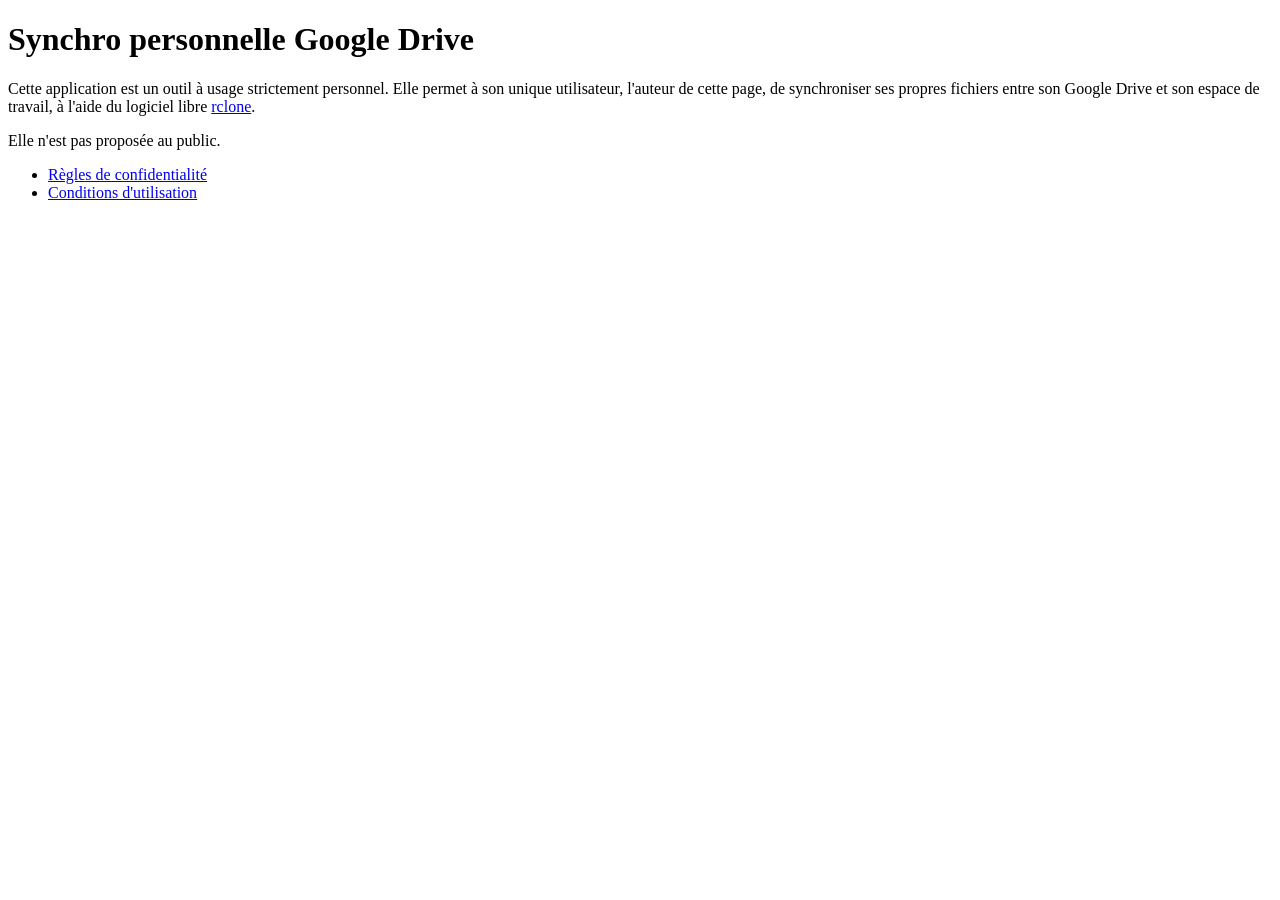
<file: index.html>
<!DOCTYPE html>
<html lang="fr">
<head>
<meta charset="utf-8">
<title>Synchro personnelle Google Drive</title>
</head>
<body>
<h1>Synchro personnelle Google Drive</h1>
<p>Cette application est un outil à usage strictement personnel.
Elle permet à son unique utilisateur, l'auteur de cette page, de synchroniser
ses propres fichiers entre son Google Drive et son espace de travail, à l'aide
du logiciel libre <a href="https://rclone.org">rclone</a>.</p>
<p>Elle n'est pas proposée au public.</p>
<ul>
<li><a href="confidentialite.html">Règles de confidentialité</a></li>
<li><a href="conditions.html">Conditions d'utilisation</a></li>
</ul>
</body>
</html>
</file>
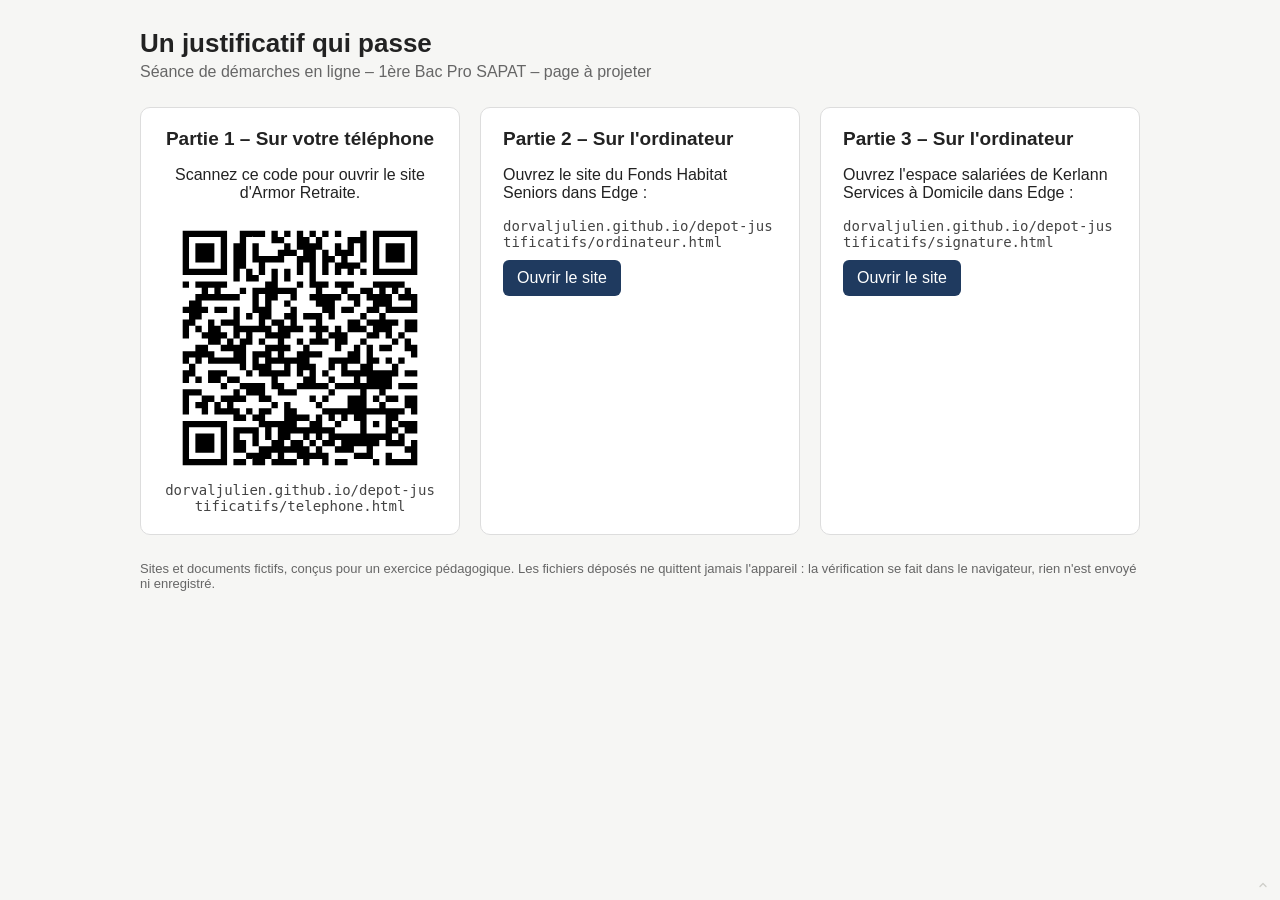
<file: depot-justificatifs/index.html>
<!DOCTYPE html>
<html lang="fr">
<head>
<meta charset="utf-8">
<meta name="viewport" content="width=device-width, initial-scale=1">
<meta name="robots" content="noindex, nofollow">
<title>Un justificatif qui passe – page professeur</title>
<style>
  body { margin: 0; font-family: "Segoe UI", Roboto, Arial, sans-serif; color: #222; background: #f6f6f4; }
  main { max-width: 1000px; margin: 0 auto; padding: 28px 24px 40px; }
  h1 { margin: 0 0 4px; font-size: 26px; }
  .sous { color: #666; margin-bottom: 26px; }
  .grille { display: grid; grid-template-columns: 1fr 1fr 1fr; gap: 20px; }
  .bloc { background: #fff; border: 1px solid #ddd; border-radius: 10px; padding: 20px 22px; }
  .bloc h2 { margin: 0 0 8px; font-size: 19px; }
  .qr { text-align: center; }
  .qr img { width: 100%; max-width: 260px; }
  .url { font-family: Consolas, monospace; font-size: 14px; word-break: break-all; color: #444; }
  a.bouton { display: inline-block; margin-top: 10px; padding: 9px 14px; background: #1f3a5f; color: #fff; text-decoration: none; border-radius: 6px; }
  ul { padding-left: 20px; line-height: 1.6; }
  .note { font-size: 13px; color: #666; margin-top: 26px; }
  /* Liens professeur : petite flèche terne dans le coin, qui déroule le panneau */
  .prof { position: fixed; right: 8px; bottom: 6px; font-size: 14px; }
  .prof summary { list-style: none; cursor: pointer; width: 18px; height: 18px; display: flex; align-items: center; justify-content: center; }
  .prof summary::-webkit-details-marker { display: none; }
  .prof summary svg { transition: transform .15s; }
  .prof[open] summary svg { transform: rotate(180deg); }
  .prof .panneau { position: absolute; right: 0; bottom: 22px; background: #fff; border: 1px solid #ddd; border-radius: 8px;
                   padding: 6px 16px; box-shadow: 0 4px 14px rgba(0,0,0,.12); white-space: nowrap; }
  .prof ul { margin: 6px 0; }
  @media (max-width: 900px) { .grille { grid-template-columns: 1fr; } }
</style>
</head>
<body>
<main>
  <h1>Un justificatif qui passe</h1>
  <div class="sous">Séance de démarches en ligne – 1ère Bac Pro SAPAT – page à projeter</div>

  <div class="grille">
    <div class="bloc qr">
      <h2>Partie 1 – Sur votre téléphone</h2>
      <p>Scannez ce code pour ouvrir le site d'Armor Retraite.</p>
      <img src="qr-telephone.svg" alt="QR code vers le simulateur téléphone">
      <div class="url">dorvaljulien.github.io/depot-justificatifs/telephone.html</div>
    </div>
    <div class="bloc">
      <h2>Partie 2 – Sur l'ordinateur</h2>
      <p>Ouvrez le site du Fonds Habitat Seniors dans Edge :</p>
      <div class="url">dorvaljulien.github.io/depot-justificatifs/ordinateur.html</div>
      <a class="bouton" href="ordinateur.html">Ouvrir le site</a>
    </div>
    <div class="bloc">
      <h2>Partie 3 – Sur l'ordinateur</h2>
      <p>Ouvrez l'espace salariées de Kerlann Services à Domicile dans Edge :</p>
      <div class="url">dorvaljulien.github.io/depot-justificatifs/signature.html</div>
      <a class="bouton" href="signature.html">Ouvrir le site</a>
    </div>
  </div>

  <p class="note">Sites et documents fictifs, conçus pour un exercice pédagogique. Les fichiers déposés ne quittent jamais
  l'appareil : la vérification se fait dans le navigateur, rien n'est envoyé ni enregistré.</p>
</main>

<details class="prof">
  <summary title="Ressources"><svg width="10" height="10" viewBox="0 0 10 10" aria-hidden="true"><path d="M2 6.5 5 3.5l3 3" stroke="#cfcfca" stroke-width="1.4" fill="none" stroke-linecap="round" stroke-linejoin="round"/></svg></summary>
  <div class="panneau"><ul>
    <li><a href="telephone.html">Simulateur téléphone</a> (Armor Retraite)</li>
    <li><a href="ordinateur.html">Simulateur ordinateur</a> (Fonds Habitat Seniors)</li>
    <li><a href="signature.html">Simulateur signature</a> (Kerlann Services à Domicile)</li>
    <li><a href="engagement_confidentialite_SPECIMEN.pdf">Engagement de confidentialité</a> (PDF à signer, partie 3)</li>
    <li><a href="pochette_LeGoff_SPECIMEN.pdf">Pochette de faux documents</a> (4 pages A4, une par binôme)</li>
    <li><a href="qr-telephone.png">QR code en image</a> (pour un diaporama)</li>
  </ul></div>
</details>
</body>
</html>
</file>
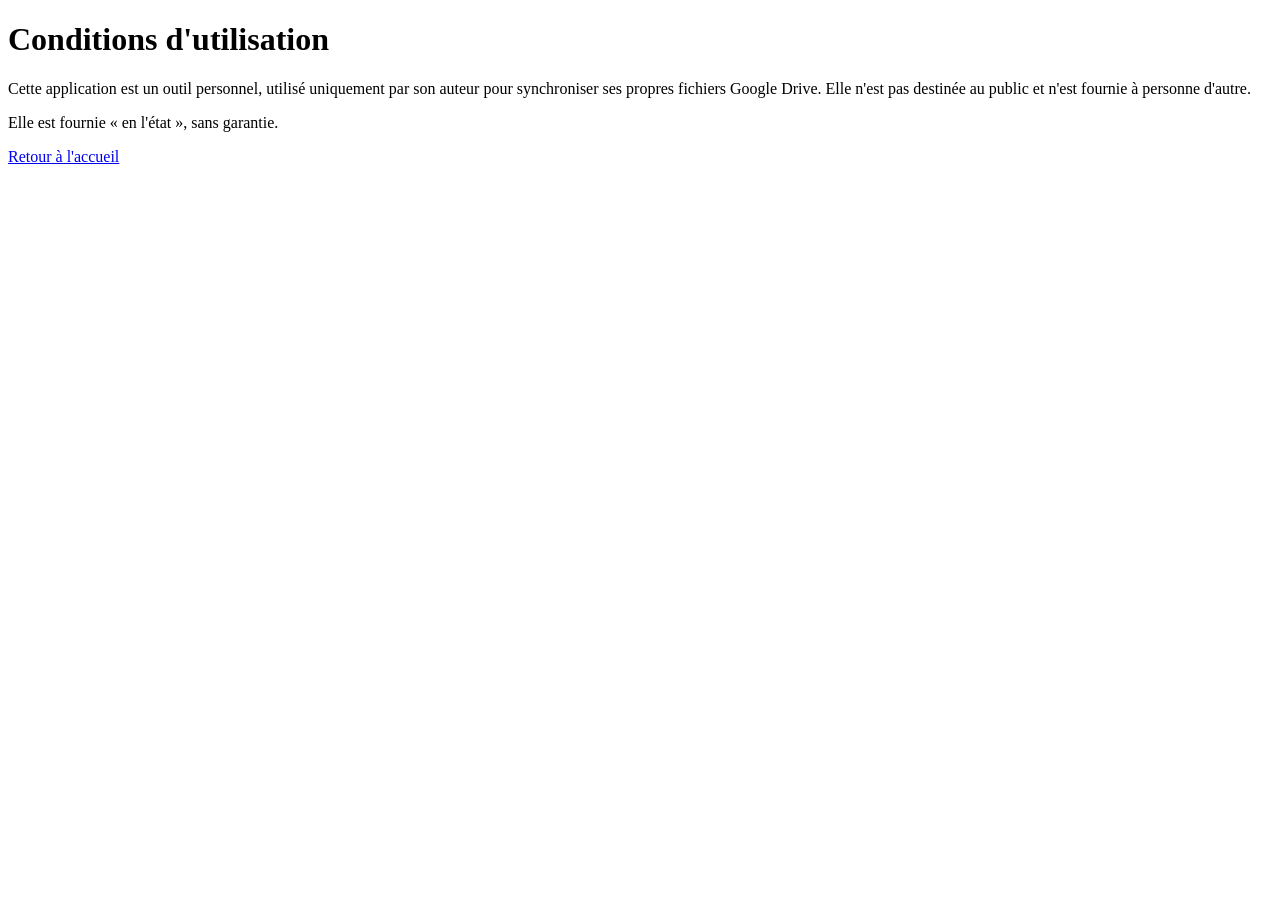
<file: conditions.html>
<!DOCTYPE html>
<html lang="fr">
<head>
<meta charset="utf-8">
<title>Conditions d'utilisation</title>
</head>
<body>
<h1>Conditions d'utilisation</h1>
<p>Cette application est un outil personnel, utilisé uniquement par son auteur
pour synchroniser ses propres fichiers Google Drive. Elle n'est pas destinée
au public et n'est fournie à personne d'autre.</p>
<p>Elle est fournie « en l'état », sans garantie.</p>
<p><a href="index.html">Retour à l'accueil</a></p>
</body>
</html>
</file>
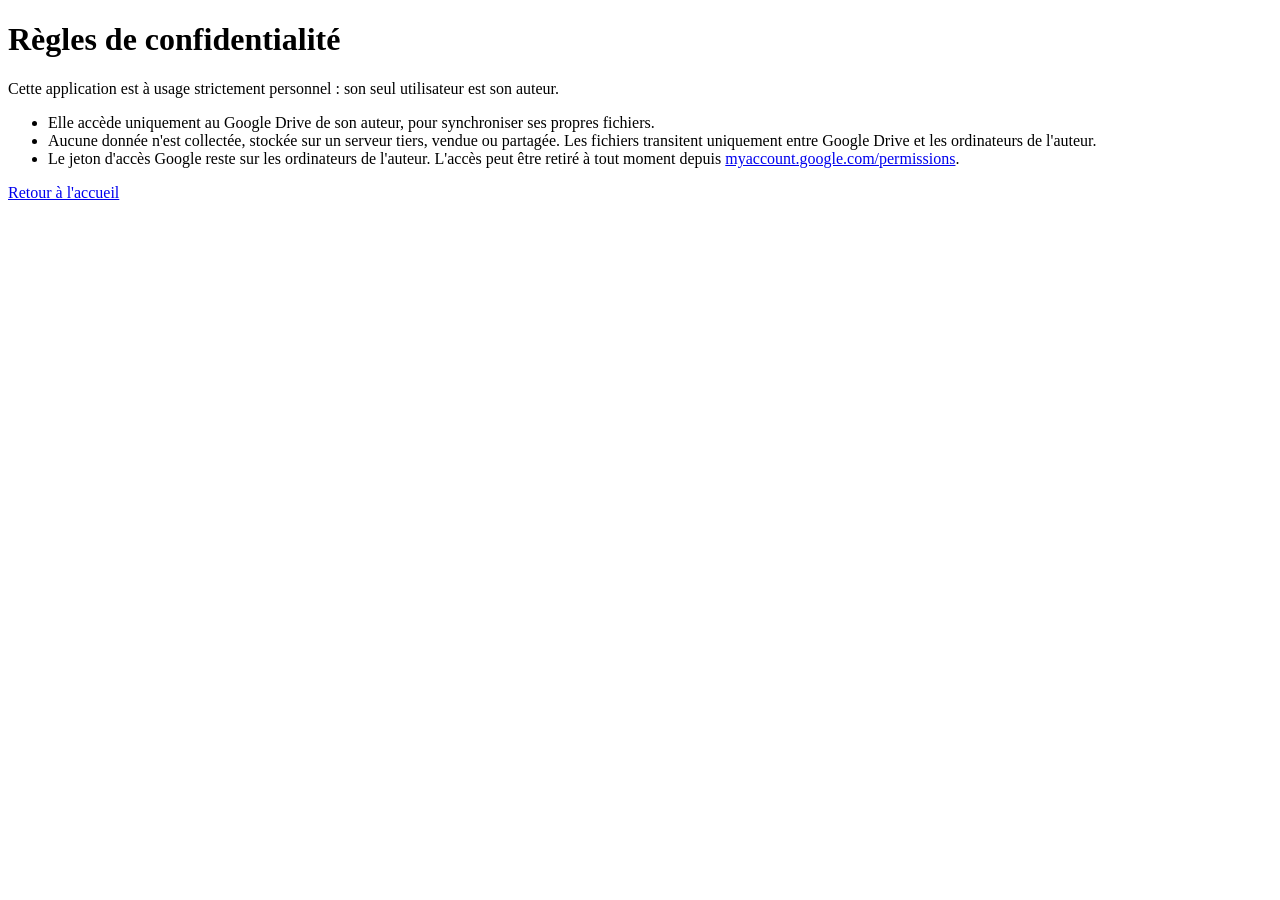
<file: confidentialite.html>
<!DOCTYPE html>
<html lang="fr">
<head>
<meta charset="utf-8">
<title>Règles de confidentialité</title>
</head>
<body>
<h1>Règles de confidentialité</h1>
<p>Cette application est à usage strictement personnel : son seul utilisateur
est son auteur.</p>
<ul>
<li>Elle accède uniquement au Google Drive de son auteur, pour synchroniser
ses propres fichiers.</li>
<li>Aucune donnée n'est collectée, stockée sur un serveur tiers, vendue ou
partagée. Les fichiers transitent uniquement entre Google Drive et les
ordinateurs de l'auteur.</li>
<li>Le jeton d'accès Google reste sur les ordinateurs de l'auteur. L'accès peut
être retiré à tout moment depuis
<a href="https://myaccount.google.com/permissions">myaccount.google.com/permissions</a>.</li>
</ul>
<p><a href="index.html">Retour à l'accueil</a></p>
</body>
</html>
</file>
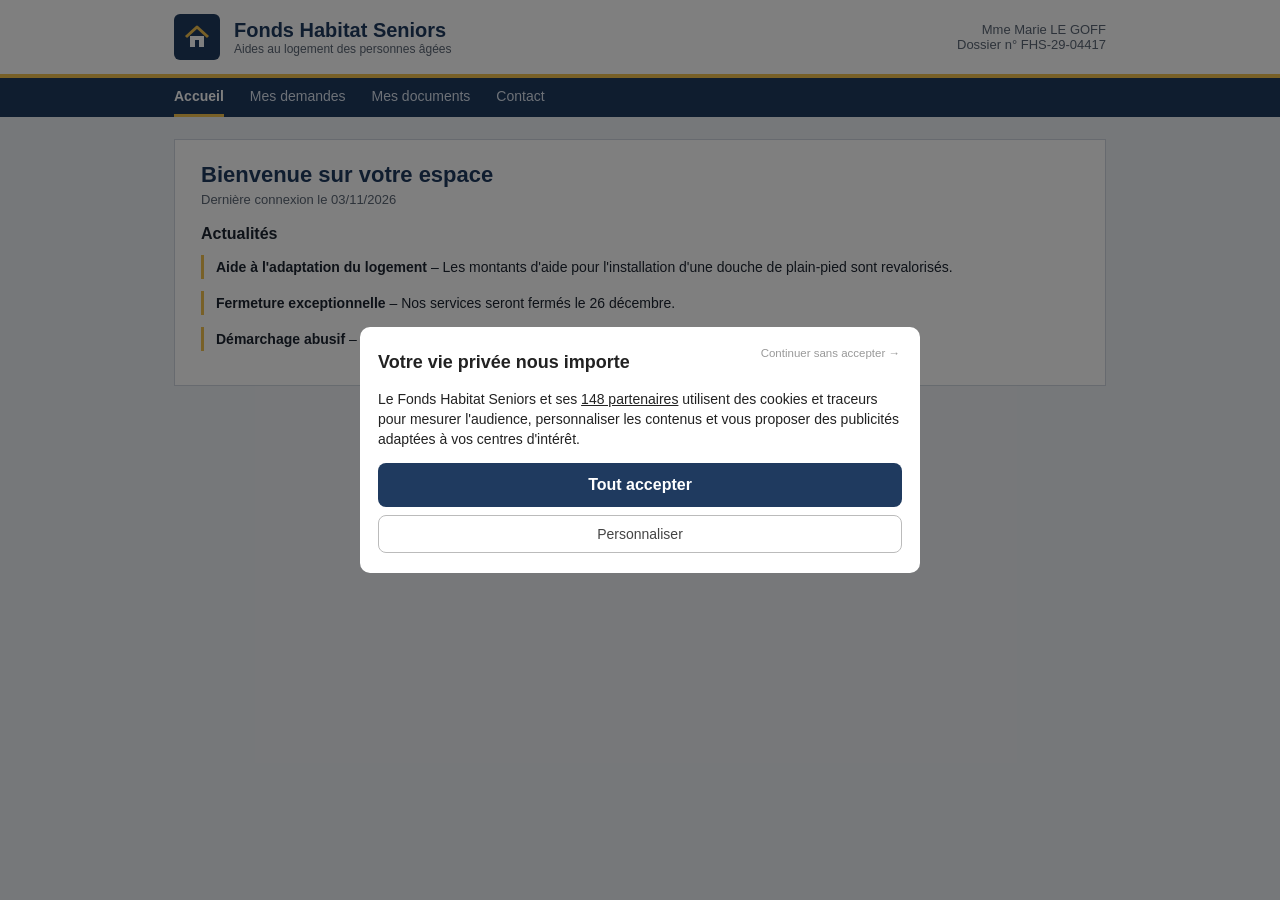
<file: depot-justificatifs/ordinateur.html>
<!DOCTYPE html>
<html lang="fr">
<head>
<meta charset="utf-8">
<meta name="viewport" content="width=device-width, initial-scale=1">
<meta name="robots" content="noindex, nofollow">
<title>Fonds Habitat Seniors – Dépôt de pièces</title>
<style>
  :root { --marine: #1f3a5f; --marine-clair: #2e5687; --fond: #eef1f5; --encre: #1c2430; --gris: #5b6675;
          --ligne: #cfd6df; --ok: #1e7a46; --ko: #b3261e; --jaune: #f2c14e;
          --accent: var(--marine); --accent-fonce: var(--marine); }
  * { box-sizing: border-box; }
  body { margin: 0; font-family: "Segoe UI", Tahoma, Arial, sans-serif; background: var(--fond); color: var(--encre); font-size: 15px; }
  .haut { background: #fff; border-bottom: 4px solid var(--jaune); }
  .haut .in { max-width: 980px; margin: 0 auto; padding: 14px 24px; display: flex; align-items: center; gap: 14px; }
  .logo { width: 46px; height: 46px; background: var(--marine); border-radius: 6px; display: flex; align-items: center; justify-content: center; }
  .marque { font-size: 20px; font-weight: 700; color: var(--marine); }
  .sous { font-size: 12px; color: var(--gris); }
  .compte { margin-left: auto; font-size: 13px; color: var(--gris); text-align: right; }
  nav { background: var(--marine); }
  nav .in { max-width: 980px; margin: 0 auto; padding: 0 24px; display: flex; gap: 26px; font-size: 14px; }
  nav a { color: #dbe4f0; padding: 10px 0; text-decoration: none; border-bottom: 3px solid transparent; }
  nav a:hover { color: #fff; }
  nav a.actif { color: #fff; border-bottom-color: var(--jaune); font-weight: 600; }
  .simple { max-width: 980px; margin: 0 auto; padding: 22px 24px 40px; }
  .simple .carte { margin-bottom: 16px; }
  .actu { border-left: 3px solid var(--jaune); padding: 4px 12px; margin: 12px 0; font-size: 14px; }
  .statut-ko { color: var(--ko); font-weight: 600; }
  .alerte { background: #fdf0ef; border: 1px solid var(--ko); border-left-width: 5px; color: var(--ko); padding: 10px 14px; margin-bottom: 16px; font-size: 14px; }
  .alerte a { color: var(--ko); font-weight: 600; }
  .alerte .fic { color: var(--encre); font-family: Consolas, monospace; font-size: 13px; word-break: break-all; margin-top: 3px; }
  .certif { display: flex; gap: 10px; align-items: flex-start; font-size: 14px; margin: 16px 0 4px; }
  .certif input { width: 18px; height: 18px; flex: none; margin-top: 1px; }
  .page { max-width: 980px; margin: 0 auto; padding: 22px 24px 40px; display: grid; grid-template-columns: 220px 1fr; gap: 26px; }
  .etapes { background: #fff; border: 1px solid var(--ligne); padding: 14px; font-size: 13px; align-self: start; }
  .etapes div { padding: 7px 0 7px 26px; position: relative; color: var(--gris); }
  .etapes div::before { content: attr(data-n); position: absolute; left: 0; top: 6px; width: 18px; height: 18px; border-radius: 50%;
                        background: var(--ligne); color: #fff; font-size: 11px; text-align: center; line-height: 18px; }
  .etapes .fait::before { background: var(--ok); content: "✓"; }
  .etapes .cours { color: var(--encre); font-weight: 600; }
  .etapes .cours::before { background: var(--marine); }
  .carte { background: #fff; border: 1px solid var(--ligne); padding: 22px 26px; }
  h1 { font-size: 22px; margin: 0 0 4px; color: var(--marine); }
  .ref { font-size: 13px; color: var(--gris); margin-bottom: 18px; }
  .regles { border: 1px solid var(--ligne); background: #f7f9fb; padding: 12px 16px; font-size: 14px; margin-bottom: 18px; }
  .regles summary { cursor: pointer; font-weight: 600; color: var(--marine-clair); }
  .regles ul { margin: 10px 0 2px; padding-left: 20px; line-height: 1.6; }
  code { background: #e6ebf1; padding: 1px 5px; border-radius: 3px; font-size: 14px; }
  table { width: 100%; border-collapse: collapse; font-size: 14px; }
  th { text-align: left; background: #f2f4f7; padding: 9px 10px; border-bottom: 1px solid var(--ligne); font-weight: 600; }
  td { padding: 12px 10px; border-bottom: 1px solid var(--ligne); vertical-align: top; }
  .btn { display: inline-block; padding: 8px 14px; border: 1px solid var(--marine-clair); color: var(--marine-clair); background: #fff;
         font-size: 14px; cursor: pointer; border-radius: 3px; }
  .btn input { display: none; }
  .msg { margin-top: 8px; font-size: 13.5px; display: none; padding: 7px 9px; border-left: 3px solid; }
  .msg.ko { display: block; color: var(--ko); background: #fdf0ef; border-color: var(--ko); }
  .msg.ok { display: block; color: var(--ok); background: #eaf5ee; border-color: var(--ok); }
  .msg .fic { color: var(--encre); font-family: Consolas, monospace; font-size: 13px; word-break: break-all; }
  .actions { margin-top: 22px; display: flex; justify-content: space-between; align-items: center; }
  .principal { background: var(--marine); color: #fff; border: 0; padding: 11px 22px; font-size: 15px; font-weight: 600; cursor: pointer; border-radius: 3px; }
  .principal:hover { background: var(--marine-clair); }
  .principal.petit { padding: 7px 14px; font-size: 14px; }
  .secondaire { color: var(--gris); font-size: 14px; }
  .succes .titre { display: flex; align-items: center; gap: 12px; color: var(--ok); }
  .succes .titre h1 { color: var(--ok); }
  .recap { margin: 16px 0; border: 1px solid var(--ligne); padding: 12px 16px; background: #f7f9fb; font-size: 14px; line-height: 1.7; }
  .recap a { color: var(--marine-clair); font-weight: 600; }
  .lien-bas { background: none; border: 0; color: var(--marine-clair); text-decoration: underline; cursor: pointer; font-size: 14px; padding: 0; }
  footer { text-align: center; font-size: 12px; color: var(--gris); padding: 10px 20px 30px; }
  .mobile { display: none; max-width: 520px; margin: 40px auto; background: #fff; border: 1px solid var(--ligne); padding: 26px; text-align: center; }
  .mobile h1 { font-size: 19px; }
  body.sur-mobile .vue { display: none !important; }
  body.sur-mobile .mobile { display: block; }
  /* Pièges communs (src/pieges.css) – couleurs prises dans --accent et --accent-fonce de chaque site */
  [hidden] { display: none !important; }
  .pg-fond { position: fixed; inset: 0; background: rgba(0,0,0,.5); z-index: 50; display: flex; align-items: flex-end; justify-content: center; }
  .pg-boite { background: #fff; color: #222; width: 100%; max-width: 560px; padding: 18px 18px 20px; border-radius: 14px 14px 0 0;
              font-size: 14px; line-height: 1.45; position: relative; max-height: 92vh; overflow: auto; }
  @media (min-width: 700px) { .pg-fond { align-items: center; } .pg-boite { border-radius: 10px; } }
  .pg-boite h2 { font-size: 18px; margin: 4px 0 8px; }
  .pg-tout { display: block; width: 100%; padding: 13px; margin-top: 12px; border: 0; border-radius: 8px; background: var(--accent);
             color: #fff; font-size: 16px; font-weight: 700; cursor: pointer; }
  .pg-second { display: block; width: 100%; padding: 10px; margin-top: 8px; border: 1px solid #bbb; border-radius: 8px; background: #fff;
               color: #444; font-size: 14px; cursor: pointer; }
  .pg-sans { background: none; border: 0; padding: 2px; color: #999; font-size: 11.5px; cursor: pointer; float: right; }
  .pg-choix label { display: block; padding: 6px 0; border-bottom: 1px solid #eee; }
  .pg-petit { font-size: 10.5px; color: #999; }
  .pg-pub { position: relative; margin: 0 0 14px; padding: 12px 12px 12px 14px; border-radius: 8px; cursor: pointer; font-size: 14px;
            background: linear-gradient(120deg, #fff3c4, #ffd9e8); border: 1px solid #f0c36a; color: #3a2a00; }
  .pg-mention { position: absolute; top: 3px; right: 6px; font-size: 9.5px; color: #8a7a55; }
  .pg-pubbtn { display: inline-block; margin-top: 8px; padding: 6px 12px; background: #e8432e; color: #fff; border-radius: 20px; font-weight: 700; font-size: 13px; }
  .pg-marque { margin-left: 10px; font-size: 12px; font-weight: 700; color: #b0302a; }
  .pg-fauxhaut { margin: -18px -18px 14px; padding: 12px 18px; background: #e8432e; color: #fff; font-weight: 800; font-size: 18px; border-radius: inherit; }
  .pg-fauxhaut small { font-weight: 400; font-size: 12px; opacity: .85; }
  .pg-faux .pg-tout { background: #e8432e; }
  .pg-stop { color: #b3261e; font-size: 24px !important; }
  .pg-q { width: 20px; height: 20px; border-radius: 50%; border: 1px solid var(--accent); background: #fff; color: var(--accent-fonce);
          font-size: 12px; font-weight: 700; line-height: 1; padding: 0; cursor: pointer; vertical-align: 1px; margin-left: 4px; }
  .pg-rep { display: block; margin: 6px 0 4px; padding: 7px 9px; background: #f4f4f4; border-radius: 6px; font-size: 13px; color: #333; font-weight: 400; }
  .bilan { font-size: 11.5px; color: #999; margin-top: 14px; }
  @media (max-width: 699px) { .pg-faux { height: 100%; max-height: 100%; border-radius: 0; } }
  .pg-avert { position: fixed; left: 10px; right: 10px; bottom: 10px; z-index: 40; max-width: 560px; margin: 0 auto; background: #fff8e1;
              border: 2px solid #e0a800; border-radius: 10px; padding: 12px 14px; font-size: 13.5px; line-height: 1.45; color: #3a2a00;
              box-shadow: 0 6px 18px rgba(0,0,0,.18); }
  .pg-avert .pg-sans { font-size: 16px; color: #8a7a55; margin: -4px -4px 0 6px; }
  .pg-avert .pg-petit { display: block; margin-top: 4px; }

</style>
</head>
<body>
<div class="haut"><div class="in">
  <div class="logo"><svg width="30" height="30" viewBox="0 0 30 30" aria-hidden="true"><path d="M4 15 15 5l11 10" stroke="#f2c14e" stroke-width="3" fill="none" stroke-linejoin="round"/><rect x="8" y="14" width="14" height="11" fill="#fff"/><rect x="13" y="18" width="4" height="7" fill="#1f3a5f"/></svg></div>
  <div><div class="marque">Fonds Habitat Seniors</div><div class="sous">Aides au logement des personnes âgées</div></div>
  <div class="compte">Mme Marie LE GOFF<br>Dossier n° FHS-29-04417</div>
</div></div>
<nav><div class="in"><a href="#accueil">Accueil</a><a href="#demandes">Mes demandes</a><a href="#documents">Mes documents</a><a href="#contact">Contact</a></div></nav>

<div class="mobile">
  <h1>Cette démarche n'est disponible que sur ordinateur.</h1>
  <p>Merci de vous connecter depuis un ordinateur pour déposer vos pièces justificatives.</p>
</div>

<section class="vue simple" id="vue-accueil">
  <div class="carte">
    <h1>Bienvenue sur votre espace</h1>
    <div class="ref">Dernière connexion le 03/11/2026</div>
    <h2 style="font-size:16px;margin:18px 0 4px">Actualités</h2>
    <div class="actu"><strong>Aide à l'adaptation du logement</strong> – Les montants d'aide pour l'installation d'une douche de plain-pied sont revalorisés.</div>
    <div class="actu"><strong>Fermeture exceptionnelle</strong> – Nos services seront fermés le 26 décembre.</div>
    <div class="actu"><strong>Démarchage abusif</strong> – Le Fonds Habitat Seniors ne mandate aucune entreprise pour des travaux à domicile.</div>
  </div>
</section>

<section class="vue simple" id="vue-demandes" hidden>
  <div class="carte">
    <h1>Mes demandes</h1>
    <div class="ref">Suivez l'avancement de vos demandes.</div>
    <table>
      <thead><tr><th>Demande</th><th>N° de dossier</th><th>Date</th><th>Statut</th><th></th></tr></thead>
      <tbody>
        <tr><td>Aide à l'adaptation du logement</td><td>FHS-29-04417</td><td>03/11/2026</td><td class="statut-ko">Incomplète</td>
            <td><a class="principal petit" href="#depot" style="text-decoration:none">Reprendre</a></td></tr>
        <tr><td>Aide au chauffage 2025</td><td>FHS-29-02871</td><td>14/10/2025</td><td>Clôturée</td><td></td></tr>
      </tbody>
    </table>
  </div>
</section>

<section class="vue simple" id="vue-documents" hidden>
  <div class="carte">
    <h1>Mes documents</h1>
    <p>Aucun document disponible.</p>
    <p style="color:var(--gris);font-size:14px">Les pièces justificatives se déposent depuis la demande concernée.</p>
  </div>
</section>

<section class="vue simple" id="vue-contact" hidden>
  <div class="carte">
    <h1>Contact</h1>
    <p>Pour toute question sur votre dossier, munissez-vous de votre numéro de dossier et contactez votre conseiller,
    du lundi au vendredi de 9 h à 12 h.</p>
  </div>
</section>

<section class="vue page" id="vue-depot" hidden>
  <div>
  <div class="etapes" id="etapes">
    <div class="fait" data-n="1">Situation du foyer</div>
    <div class="fait" data-n="2">Logement</div>
    <div class="fait" data-n="3">Ressources</div>
    <div class="cours" data-n="4">Pièces justificatives</div>
    <div data-n="5">Confirmation</div>
  </div>
  <div id="emplPub" style="margin-top:16px"></div>
  </div>

  <div>
    <div class="carte" id="formulaire">
      <h1>Pièces justificatives</h1>
      <div class="ref">Demande d'aide au logement – étape 4 sur 5</div>
      <div class="alerte" id="alerte" hidden></div>

      <details class="regles" id="regles">
        <summary>Conditions de dépôt des fichiers (à lire avant de déposer)</summary>
        <ul>
          <li>Format accepté : <strong>PDF uniquement</strong>.</li>
          <li>Taille maximale : <strong>2 Mo</strong>.</li>
          <li>Le document doit comporter <strong>toutes ses pages</strong> dans un seul fichier.</li>
          <li>Le fichier doit être nommé ainsi : <code>NOM_avis-imposition.pdf</code><br>
              NOM : nom de famille de la personne concernée par la demande, en MAJUSCULES, sans espace ni accent.
              Exemple : <code>DUPONT_avis-imposition.pdf</code></li>
        </ul>
      </details>

      <table>
        <thead><tr><th style="width:38%">Pièce demandée</th><th>Fichier</th></tr></thead>
        <tbody>
          <tr>
            <td><strong>Justificatif de ressources N-1</strong> <span style="color:var(--ko)">*</span>
              <button class="pg-q" data-rep="q_res" aria-label="Aide">?</button><br>
              <span style="color:var(--gris);font-size:13px">Document fiscal intégral du foyer.</span>
              <span class="pg-rep" id="q_res" hidden>Les « ressources », ce sont les revenus ; « N-1 », l'année précédente.
              Il s'agit du dernier avis d'impôt sur le revenu, avec toutes ses pages.</span></td>
            <td>
              <label class="btn"><input type="file" id="fichier">Parcourir…</label>
              <div class="msg" id="msg"></div>
            </td>
          </tr>
          <tr>
            <td><strong>Autre document</strong> (facultatif)<br><span style="color:var(--gris);font-size:13px">Tout document utile à l'étude de votre demande.</span></td>
            <td>
              <label class="btn"><input type="file" id="autre">Parcourir…</label>
              <div class="msg" id="msgAutre"></div>
            </td>
          </tr>
        </tbody>
      </table>

      <div class="actions">
        <span class="secondaire">‹ Étape précédente</span>
        <button class="principal" id="valider">Continuer</button>
      </div>
    </div>

    <div class="carte" id="confirmation" hidden>
      <h1>Confirmation</h1>
      <div class="ref">Demande d'aide au logement – étape 5 sur 5</div>
      <div class="alerte" id="alerteCertif" hidden>Vous devez certifier l'exactitude des informations pour transmettre votre demande.</div>
      <p>Vérifiez les pièces avant de transmettre votre demande.</p>
      <div class="recap" id="recapAvant"></div>
      <label class="certif"><input type="checkbox" id="certif">
        <span>Je certifie sur l'honneur l'exactitude des informations et des pièces transmises.</span></label>
      <div class="actions">
        <button class="lien-bas" id="retour">‹ Modifier les pièces</button>
        <button class="principal" id="transmettre">Transmettre ma demande</button>
      </div>
    </div>

    <div class="carte" id="succes" hidden>
      <div class="titre">
        <svg width="42" height="42" viewBox="0 0 24 24"><circle cx="12" cy="12" r="11" fill="#1e7a46"/><path d="M6.5 12.5l3.5 3.5 7.5-8" stroke="#fff" stroke-width="2.4" fill="none" stroke-linecap="round" stroke-linejoin="round"/></svg>
        <h1>Demande transmise</h1>
      </div>
      <p>Votre demande a bien été transmise. Les pièces ont été ajoutées au dossier n° FHS-29-04417 le <span id="date"></span>.</p>
      <div class="recap" id="recap"></div>
      <p style="font-size:14px">Votre dossier est complet. Il sera étudié par nos services.</p>
      <div class="bilan" id="bilan"></div>
      <button class="lien-bas" id="recommencer">Recommencer l'exercice</button>
    </div>
  </div>
</section>

<footer>Site fictif – exercice pédagogique. Aucun fichier n'est envoyé : la vérification se fait sur cet ordinateur.</footer>

<script>
/* Noyau commun des simulateurs de dépôt — tout se passe dans le navigateur, rien n'est envoyé. */
const Depot = (() => {
  function latin1(bytes) {
    let s = '';
    const CH = 0x8000;
    for (let i = 0; i < bytes.length; i += CH) {
      s += String.fromCharCode.apply(null, bytes.subarray(i, i + CH));
    }
    return s;
  }

  // Format réel d'après le contenu (pas d'après l'extension)
  function detecterFormat(b) {
    const head = latin1(b.subarray(0, 1024));
    if (head.indexOf('%PDF-') !== -1) return 'pdf';
    if (b[0] === 0xFF && b[1] === 0xD8) return 'jpg';
    if (b[0] === 0x89 && b[1] === 0x50 && b[2] === 0x4E && b[3] === 0x47) return 'png';
    const ftyp = latin1(b.subarray(4, 12));
    if (/^ftyp(heic|heix|hevc|mif1|msf1|heim|heis)/.test(ftyp)) return 'heic';
    if (/^ftyp/.test(ftyp)) return 'video';
    if (b[0] === 0x50 && b[1] === 0x4B) return 'office';
    if (latin1(b.subarray(0, 4)) === 'RIFF') return 'webp';
    return 'inconnu';
  }

  async function inflate(bytes) {
    if (typeof DecompressionStream === 'undefined') return null;
    try {
      const ds = new DecompressionStream('deflate');
      const out = await new Response(new Blob([bytes]).stream().pipeThrough(ds)).arrayBuffer();
      return latin1(new Uint8Array(out));
    } catch (e) { return null; }
  }

  function compterDans(txt) {
    // 1) /Count de l'arbre des pages (le plus grand = la racine)
    let max = 0;
    const re = /\/Type\s*\/Pages(?![A-Za-z])/g;
    let m;
    while ((m = re.exec(txt))) {
      const fen = txt.slice(Math.max(0, m.index - 400), m.index + 400);
      const c = fen.match(/\/Count\s+(\d+)/g);
      if (c) c.forEach(x => { const n = parseInt(x.replace(/\D/g, ''), 10); if (n > max && n < 10000) max = n; });
    }
    if (max > 0) return max;
    // 2) sinon, on compte les objets /Type /Page
    const p = txt.match(/\/Type\s*\/Page(?![A-Za-z])/g);
    return p ? p.length : 0;
  }

  // Nombre de pages d'un PDF, ou null si indéterminable
  async function compterPages(b) {
    const txt = latin1(b);
    let n = compterDans(txt);
    if (n > 0) return n;
    n = compterDans(await objStm(b, txt));
    return n > 0 ? n : null;
  }

  // Contenu décompressé des flux d'objets (/ObjStm) : certains logiciels y rangent tout
  async function objStm(b, txt) {
    const re = /\/Type\s*\/ObjStm/g;
    let m, total = '';
    while ((m = re.exec(txt))) {
      const s = txt.indexOf('stream', m.index);
      if (s < 0) continue;
      let start = s + 6;
      if (txt[start] === '\r') start++;
      if (txt[start] === '\n') start++;
      const e = txt.indexOf('endstream', start);
      if (e < 0) continue;
      const dec = await inflate(b.subarray(start, e));
      if (dec) total += dec + '\n';
    }
    return total;
  }

  // Annotations ajoutées par un lecteur PDF (Edge, Chrome, Firefox) :
  // /Ink = tracé à main levée (la signature), /FreeText = zone de texte ajoutée.
  async function annotations(b) {
    const raw = latin1(b);
    const txt = raw + '\n' + await objStm(b, raw);
    const nb = re => (txt.match(re) || []).length;
    return { ink: nb(/\/Subtype\s*\/Ink(?![A-Za-z])/g), texte: nb(/\/Subtype\s*\/FreeText(?![A-Za-z])/g) };
  }

  async function analyser(file) {
    const b = new Uint8Array(await file.arrayBuffer());
    const format = detecterFormat(b);
    const info = { nom: file.name, taille: file.size, format, pages: null, chiffre: false };
    if (format === 'pdf') {
      const head = latin1(b.subarray(0, Math.min(b.length, 200000)));
      info.chiffre = /\/Encrypt\s/.test(latin1(b));
      info.pages = await compterPages(b);
      if (!/%%EOF/.test(latin1(b.subarray(Math.max(0, b.length - 2048))))) info.tronque = true;
    }
    return info;
  }

  function mo(octets) {
    const v = octets / (1024 * 1024);
    if (v < 0.1) return Math.max(1, Math.round(octets / 1024)) + ' Ko';
    return v.toFixed(1).replace('.', ',') + ' Mo';
  }

  function maintenant() {
    const d = new Date();
    const p = n => String(n).padStart(2, '0');
    return `${p(d.getDate())}/${p(d.getMonth() + 1)}/${d.getFullYear()} à ${p(d.getHours())}h${p(d.getMinutes())}`;
  }

  return { analyser, annotations, mo, maintenant };
})();

/* Pièges « de terrain » communs aux deux simulateurs : cookies, fausse publicité, aides « ? », navigation.
   Rien n'est envoyé : tout reste dans la page. Le bilan (choix cookies, clic sur la pub) s'affiche
   sur l'écran final pour que le professeur en parle avec l'élève. */
const Pieges = (() => {
  const bilan = { cookies: 'aucun choix', pub: 'non cliquée' };
  const el = h => { const d = document.createElement('div'); d.innerHTML = h.trim(); return d.firstChild; };

  function cookies(site) {
    const m = el(`<div class="pg-fond"><div class="pg-boite pg-cookies" role="dialog">
      <button class="pg-sans" data-r="refusés">Continuer sans accepter →</button>
      <h2>Votre vie privée nous importe</h2>
      <p>${site} et ses <u>148 partenaires</u> utilisent des cookies et traceurs pour mesurer l'audience,
      personnaliser les contenus et vous proposer des publicités adaptées à vos centres d'intérêt.</p>
      <div class="pg-choix" hidden>
        <label><input type="checkbox" checked> Mesure d'audience</label>
        <label><input type="checkbox" checked> Publicité personnalisée</label>
        <label><input type="checkbox" checked> Partage avec les réseaux sociaux</label>
        <button class="pg-second" data-r="perso">Enregistrer mes choix</button>
      </div>
      <button class="pg-tout" data-r="tout accepté">Tout accepter</button>
      <button class="pg-second pg-perso">Personnaliser</button>
    </div></div>`);
    m.onclick = e => {
      const b = e.target.closest('button');
      if (!b) return;
      if (b.classList.contains('pg-perso')) { m.querySelector('.pg-choix').hidden = false; b.hidden = true; return; }
      let r = b.dataset.r;
      if (r === 'perso') { const n = m.querySelectorAll('input:checked').length; r = n ? `${n} sur 3 acceptés` : 'refusés'; }
      bilan.cookies = r; m.remove();
      if (r === 'tout accepté') avertirCookies(site);
    };
    document.body.appendChild(m);
  }

  // Petit avertissement pédagogique après « Tout accepter »
  function avertirCookies(site) {
    const a = el(`<div class="pg-avert" role="status"><button class="pg-sans" aria-label="Fermer">✕</button>
      <strong>⚠ Vous avez tout accepté.</strong> ${site} et ses 148 partenaires peuvent maintenant suivre ce que
      vous faites sur internet, pour vous afficher de la publicité ciblée. Sur l'appareil de quelqu'un d'autre,
      vous l'avez fait en son nom. Le bon réflexe : « Continuer sans accepter », ou « Personnaliser » et tout décocher.
      <span class="pg-petit">(Exercice : rien n'est enregistré.)</span></div>`);
    a.querySelector('button').onclick = () => a.remove();
    document.body.appendChild(a);
  }

  function pub(cible, site) {
    const p = el(`<div class="pg-pub" role="button"><span class="pg-mention">Annonce</span>
      <strong>Fichier refusé ?</strong> Convertissez et compressez vos documents en PDF conforme en 1 clic.
      <span class="pg-pubbtn">Convertir gratuitement</span><span class="pg-marque">PdfMagik</span></div>`);
    p.onclick = () => {
      bilan.pub = 'ouverte puis fermée';
      const f = el(`<div class="pg-fond"><div class="pg-boite pg-faux">
        <div class="pg-fauxhaut">PdfMagik <small>convertisseur gratuit</small></div>
        <h2>Tous vos fichiers en PDF</h2>
        <p>JPG, HEIC, PNG, Word → PDF. Rapide, gratuit, sans inscription.</p>
        <button class="pg-tout pg-dep">Déposer mes fichiers</button>
        <p class="pg-petit">En utilisant ce service, vous acceptez nos conditions générales, dont la conservation
        de vos fichiers et leur transmission à nos partenaires.</p>
        <button class="pg-sans pg-ret">‹ Retour</button></div></div>`);
      f.onclick = e => {
        if (e.target.closest('.pg-ret')) f.remove();
        if (e.target.closest('.pg-dep')) {
          bilan.pub = 'fichiers presque envoyés';
          f.firstChild.innerHTML = `<h2 class="pg-stop">Stop !</h2>
            <p>Vous alliez confier les papiers de Mme Le Goff (avis d'imposition, carte d'identité…) à une société inconnue.</p>
            <p>Ce site était une <strong>publicité</strong> : il n'a rien à voir avec ${site}. Les petites lignes
            disaient qu'il conserve vos fichiers et les transmet à des partenaires.</p>
            <p><strong>Une démarche se fait sur le site de l'organisme, et nulle part ailleurs.</strong></p>
            <p class="pg-petit">(Exercice : rien n'a été envoyé.)</p>
            <button class="pg-tout pg-ret">Revenir à ma démarche</button>`;
        }
      };
      document.body.appendChild(f);
    };
    cible.appendChild(p);
  }

  // Bouton « ? » : <button class="pg-q" data-rep="id">?</button> ouvre/ferme l'élément id
  document.addEventListener('click', e => {
    const q = e.target.closest('.pg-q');
    if (!q) return;
    e.preventDefault();
    const r = document.getElementById(q.dataset.rep);
    r.hidden = !r.hidden;
  });

  // Navigation par rubriques : <section class="vue" id="vue-xxx">, lien href="#xxx"
  function rubriques(defaut, apres) {
    const montrer = () => {
      const h = location.hash.slice(1);
      const v = document.getElementById('vue-' + h) ? h : defaut;
      document.querySelectorAll('.vue').forEach(s => { s.hidden = s.id !== 'vue-' + v; });
      window.scrollTo(0, 0);
      if (apres) apres(v);
    };
    addEventListener('hashchange', montrer);
    montrer();
  }

  const recommencer = () => location.replace(location.pathname + location.search);
  const resume = () => `Cookies : ${bilan.cookies} · Publicité : ${bilan.pub}`;
  return { cookies, pub, rubriques, recommencer, resume };
})();

const MAX = 2 * 1024 * 1024;
const ATTENDU = 'LEGOFF_avis-imposition.pdf';
if (/Android|iPhone|iPad|iPod|Mobile/i.test(navigator.userAgent) && !/[?&]mobile=ok/.test(location.search)) {
  document.body.classList.add('sur-mobile');
}

function verifierNom(nom) {
  if (/\.pdf\.pdf$/i.test(nom) || /\.(pdf|jpg|jpeg|png|heic)\.[a-z0-9]{2,4}$/i.test(nom))
    return "Nom de fichier non conforme : extension en double.";
  if (/\s/.test(nom)) return "Nom de fichier non conforme : il contient des espaces.";
  if (/[^\x00-\x7F]/.test(nom)) return "Nom de fichier non conforme : il contient des accents ou des caractères spéciaux.";
  if (nom === ATTENDU) return null;
  // Message « MAJUSCULES » seulement si c'est bien le nom de famille qui est en minuscules
  // (sinon « .PDF » ou « Avis » déclencheraient un message faux).
  const suite = ATTENDU.slice(ATTENDU.indexOf('_'));
  if (nom.toLowerCase() === ATTENDU.toLowerCase() && nom.endsWith(suite))
    return "Nom de fichier non conforme : le nom de famille doit être en MAJUSCULES.";
  return "Nom de fichier non conforme.";
}

let valide = null, autre = null;
const alerte = document.getElementById('alerte');
const titre = { fichier: 'Justificatif de ressources N-1', autre: 'Autre document' };

function montrerAlerte(html) {
  alerte.hidden = false;
  alerte.innerHTML = html;
  const l = alerte.querySelector('.voirRegles');
  if (l) l.onclick = e => { e.preventDefault(); const r = document.getElementById('regles'); r.open = true; r.scrollIntoView({ behavior: 'smooth' }); };
}

function controle(info, obligatoire) {
  if (info.format !== 'pdf') return "Format non accepté.";
  if (info.taille > MAX) return `Fichier trop volumineux (${Depot.mo(info.taille)}). Taille maximale : 2 Mo.`;
  if (info.chiffre) return "Fichier protégé : non accepté.";
  if (info.tronque) return "Fichier illisible.";
  if (!obligatoire) return null;
  if (info.pages !== null && info.pages < 2) return "Document incomplet : toutes les pages sont demandées.";
  return verifierNom(info.nom);
}

[['fichier', 'msg'], ['autre', 'msgAutre']].forEach(([id, idMsg]) => {
  const input = document.getElementById(id), msg = document.getElementById(idMsg), oblig = id === 'fichier';
  input.addEventListener('change', async () => {
    const f = input.files[0];
    if (!f) return;
    msg.className = 'msg ok'; msg.textContent = 'Vérification…';
    const info = await Depot.analyser(f);
    const err = controle(info, oblig);
    const fic = `<div class="fic">${escapeHtml(info.nom)} (${Depot.mo(info.taille)})</div>`;
    if (err) {
      if (oblig) valide = null; else autre = null;
      msg.className = 'msg ko';
      msg.innerHTML = `✖ Fichier refusé.${fic}`;
      montrerAlerte(`${oblig ? '' : 'Autre document : '}${err} Consultez les <a href="#" class="voirRegles">conditions de dépôt</a>.${fic}`);
    } else {
      if (oblig) valide = { info, file: f }; else autre = { info, file: f };
      msg.className = 'msg ok';
      msg.innerHTML = `${oblig ? 'Fichier conforme.' : 'Fichier ajouté.'}${fic}`;
      alerte.hidden = true;
    }
    input.value = '';
  });
});

function escapeHtml(s) { return s.replace(/[&<>"]/g, c => ({ '&': '&amp;', '<': '&lt;', '>': '&gt;', '"': '&quot;' }[c])); }
const montrer = id => ['formulaire', 'confirmation', 'succes'].forEach(c => { document.getElementById(c).hidden = c !== id; });
const deposes = () => [['fichier', valide], ['autre', autre]].filter(x => x[1]);

document.getElementById('valider').onclick = () => {
  if (!valide) { montrerAlerte("Pièce obligatoire manquante ou non conforme : justificatif de ressources N-1."); return; }
  document.getElementById('recapAvant').innerHTML = deposes().map(([k, v]) => `<strong>${titre[k]}</strong> : ${escapeHtml(v.info.nom)}`).join('<br>');
  const e = document.getElementById('etapes').children;
  e[3].className = 'fait'; e[4].className = 'cours';
  montrer('confirmation');
};
document.getElementById('retour').onclick = () => {
  const e = document.getElementById('etapes').children;
  e[3].className = 'cours'; e[4].className = '';
  montrer('formulaire');
};
document.getElementById('certif').onchange = () => { document.getElementById('alerteCertif').hidden = true; };
document.getElementById('transmettre').onclick = () => {
  if (!document.getElementById('certif').checked) { document.getElementById('alerteCertif').hidden = false; return; }
  document.getElementById('recap').innerHTML = deposes().map(([k, v]) => {
    const pages = v.info.pages ? `${v.info.pages} page${v.info.pages > 1 ? 's' : ''}` : 'pages non vérifiées';
    return `<strong>${titre[k]}</strong><br>${escapeHtml(v.info.nom)} – ${Depot.mo(v.info.taille)} – ${pages}<br><a href="${URL.createObjectURL(v.file)}" target="_blank" rel="noopener">Voir le document</a>`;
  }).join('<br>');
  document.getElementById('date').textContent = Depot.maintenant();
  document.getElementById('bilan').textContent = Pieges.resume();
  document.getElementById('etapes').children[4].className = 'fait';
  montrer('succes');
};
document.getElementById('recommencer').onclick = Pieges.recommencer;

Pieges.rubriques('accueil', v => {
  const onglet = v === 'depot' ? 'demandes' : v;
  document.querySelectorAll('nav a').forEach(a => a.classList.toggle('actif', a.getAttribute('href') === '#' + onglet));
});
if (!document.body.classList.contains('sur-mobile')) {
  Pieges.pub(document.getElementById('emplPub'), 'le Fonds Habitat Seniors');
  Pieges.cookies('Le Fonds Habitat Seniors');
}
</script>
</body>
</html>
</file>
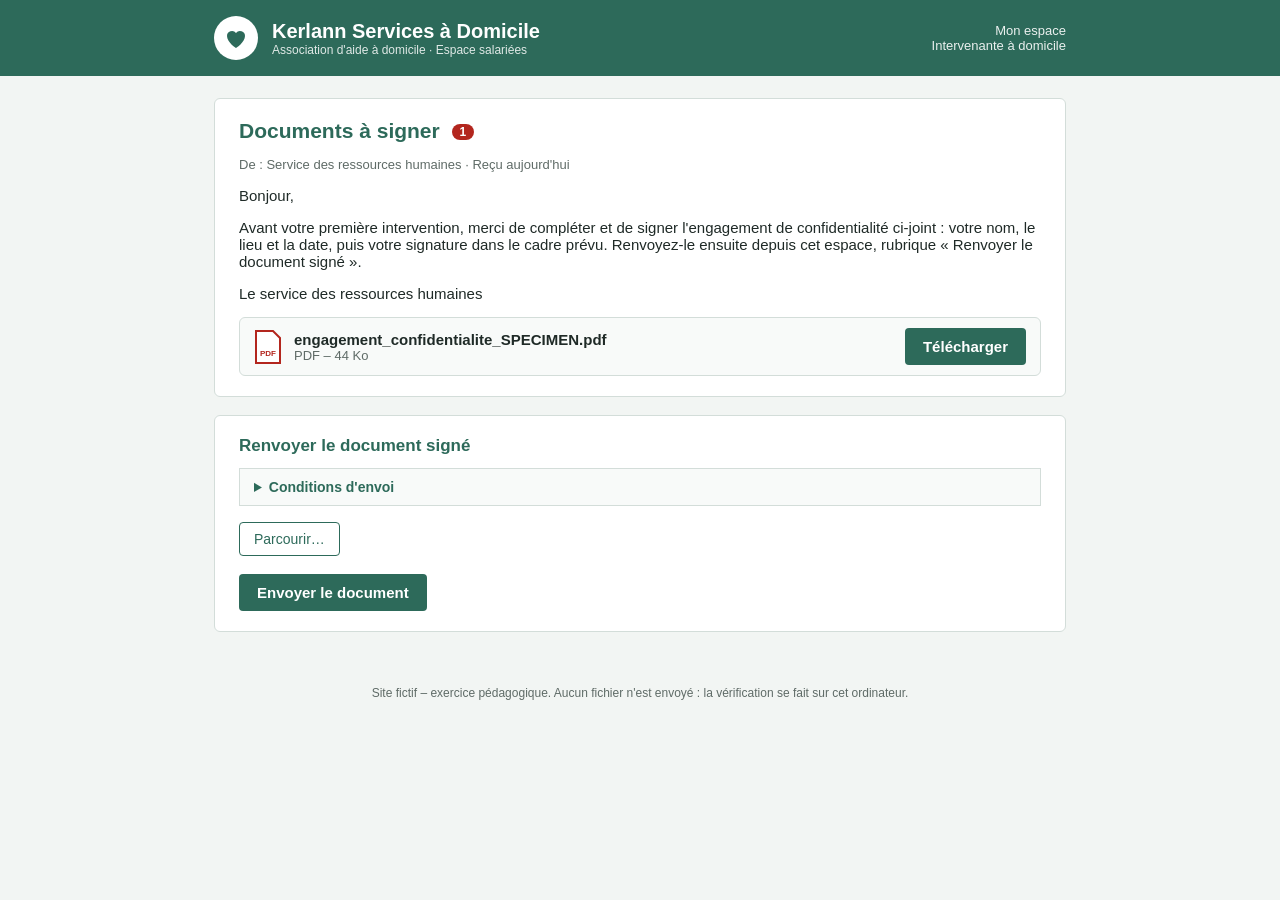
<file: depot-justificatifs/signature.html>
<!DOCTYPE html>
<html lang="fr">
<head>
<meta charset="utf-8">
<meta name="viewport" content="width=device-width, initial-scale=1">
<meta name="robots" content="noindex, nofollow">
<title>Kerlann Services à Domicile – Mon espace</title>
<style>
  :root { --vert: #2d6a5a; --vert-clair: #3f8a75; --fond: #f2f5f3; --encre: #1f2a27; --gris: #5f6b67;
          --ligne: #d3ddd9; --ok: #1e7a46; --ko: #b3261e;
          --accent: var(--vert); --accent-fonce: var(--vert); }
  * { box-sizing: border-box; }
  body { margin: 0; font-family: "Segoe UI", Tahoma, Arial, sans-serif; background: var(--fond); color: var(--encre); font-size: 15px; }
  .haut { background: var(--vert); color: #fff; }
  .haut .in { max-width: 900px; margin: 0 auto; padding: 16px 24px; display: flex; align-items: center; gap: 14px; }
  .logo { width: 44px; height: 44px; background: #fff; border-radius: 50%; display: flex; align-items: center; justify-content: center; flex: none; }
  .marque { font-size: 20px; font-weight: 700; }
  .sous { font-size: 12px; opacity: .85; }
  .compte { margin-left: auto; font-size: 13px; text-align: right; opacity: .9; }
  main { max-width: 900px; margin: 0 auto; padding: 22px 24px 30px; }
  .carte { background: #fff; border: 1px solid var(--ligne); border-radius: 6px; padding: 20px 24px; margin-bottom: 18px; }
  h1 { font-size: 21px; margin: 0 0 14px; color: var(--vert); }
  h2 { font-size: 17px; margin: 0 0 6px; color: var(--vert); }
  .badge { background: var(--ko); color: #fff; border-radius: 10px; font-size: 12px; padding: 1px 8px; margin-left: 6px; vertical-align: 2px; }
  .entete { font-size: 13px; color: var(--gris); margin-bottom: 10px; }
  .pj { display: flex; align-items: center; gap: 12px; border: 1px solid var(--ligne); border-radius: 6px; padding: 10px 14px; background: #f8faf9; margin-top: 12px; }
  .pj .nom { font-weight: 600; word-break: break-all; }
  .pj .poids { font-size: 13px; color: var(--gris); }
  .pj a { margin-left: auto; }
  .principal { display: inline-block; background: var(--vert); color: #fff; border: 0; padding: 10px 18px; font-size: 15px; font-weight: 600;
               cursor: pointer; border-radius: 4px; text-decoration: none; }
  .principal:hover { background: var(--vert-clair); }
  .regles { border: 1px solid var(--ligne); background: #f8faf9; padding: 10px 14px; font-size: 14px; margin: 12px 0 16px; }
  .regles summary { cursor: pointer; font-weight: 600; color: var(--vert); }
  .regles ul { margin: 8px 0 2px; padding-left: 20px; line-height: 1.6; }
  .btn { display: inline-block; padding: 8px 14px; border: 1px solid var(--vert); color: var(--vert); background: #fff; font-size: 14px; cursor: pointer; border-radius: 4px; }
  .btn input { display: none; }
  .msg { margin-top: 10px; font-size: 14px; display: none; padding: 8px 10px; border-left: 3px solid; }
  .msg.ko { display: block; color: var(--ko); background: #fdf0ef; border-color: var(--ko); }
  .msg.ok { display: block; color: var(--ok); background: #eaf5ee; border-color: var(--ok); }
  .msg .fic { color: var(--encre); font-family: Consolas, monospace; font-size: 13px; word-break: break-all; }
  .msg a { color: inherit; font-weight: 600; }
  .actions { margin-top: 18px; }
  .erreur { color: var(--ko); font-size: 14px; margin-top: 10px; }
  .succes .titre { display: flex; align-items: center; gap: 12px; }
  .succes h1 { color: var(--ok); margin: 0; }
  .appel { background: #fff4cc; border: 2px solid #e0a800; border-radius: 8px; padding: 10px 14px; margin: 14px 0; }
  .recap { margin: 14px 0; border: 1px solid var(--ligne); padding: 12px 16px; background: #f8faf9; font-size: 14px; line-height: 1.7; }
  .recap a { color: var(--vert); font-weight: 600; }
  .lien-bas { background: none; border: 0; color: var(--vert); text-decoration: underline; cursor: pointer; font-size: 14px; padding: 0; }
  footer { text-align: center; font-size: 12px; color: var(--gris); padding: 6px 20px 30px; }
  .mobile { display: none; max-width: 520px; margin: 40px auto; background: #fff; border: 1px solid var(--ligne); padding: 26px; text-align: center; }
  .mobile h1 { font-size: 19px; }
  body.sur-mobile .vue { display: none !important; }
  body.sur-mobile .mobile { display: block; }
  /* Pièges communs (src/pieges.css) – couleurs prises dans --accent et --accent-fonce de chaque site */
  [hidden] { display: none !important; }
  .pg-fond { position: fixed; inset: 0; background: rgba(0,0,0,.5); z-index: 50; display: flex; align-items: flex-end; justify-content: center; }
  .pg-boite { background: #fff; color: #222; width: 100%; max-width: 560px; padding: 18px 18px 20px; border-radius: 14px 14px 0 0;
              font-size: 14px; line-height: 1.45; position: relative; max-height: 92vh; overflow: auto; }
  @media (min-width: 700px) { .pg-fond { align-items: center; } .pg-boite { border-radius: 10px; } }
  .pg-boite h2 { font-size: 18px; margin: 4px 0 8px; }
  .pg-tout { display: block; width: 100%; padding: 13px; margin-top: 12px; border: 0; border-radius: 8px; background: var(--accent);
             color: #fff; font-size: 16px; font-weight: 700; cursor: pointer; }
  .pg-second { display: block; width: 100%; padding: 10px; margin-top: 8px; border: 1px solid #bbb; border-radius: 8px; background: #fff;
               color: #444; font-size: 14px; cursor: pointer; }
  .pg-sans { background: none; border: 0; padding: 2px; color: #999; font-size: 11.5px; cursor: pointer; float: right; }
  .pg-choix label { display: block; padding: 6px 0; border-bottom: 1px solid #eee; }
  .pg-petit { font-size: 10.5px; color: #999; }
  .pg-pub { position: relative; margin: 0 0 14px; padding: 12px 12px 12px 14px; border-radius: 8px; cursor: pointer; font-size: 14px;
            background: linear-gradient(120deg, #fff3c4, #ffd9e8); border: 1px solid #f0c36a; color: #3a2a00; }
  .pg-mention { position: absolute; top: 3px; right: 6px; font-size: 9.5px; color: #8a7a55; }
  .pg-pubbtn { display: inline-block; margin-top: 8px; padding: 6px 12px; background: #e8432e; color: #fff; border-radius: 20px; font-weight: 700; font-size: 13px; }
  .pg-marque { margin-left: 10px; font-size: 12px; font-weight: 700; color: #b0302a; }
  .pg-fauxhaut { margin: -18px -18px 14px; padding: 12px 18px; background: #e8432e; color: #fff; font-weight: 800; font-size: 18px; border-radius: inherit; }
  .pg-fauxhaut small { font-weight: 400; font-size: 12px; opacity: .85; }
  .pg-faux .pg-tout { background: #e8432e; }
  .pg-stop { color: #b3261e; font-size: 24px !important; }
  .pg-q { width: 20px; height: 20px; border-radius: 50%; border: 1px solid var(--accent); background: #fff; color: var(--accent-fonce);
          font-size: 12px; font-weight: 700; line-height: 1; padding: 0; cursor: pointer; vertical-align: 1px; margin-left: 4px; }
  .pg-rep { display: block; margin: 6px 0 4px; padding: 7px 9px; background: #f4f4f4; border-radius: 6px; font-size: 13px; color: #333; font-weight: 400; }
  .bilan { font-size: 11.5px; color: #999; margin-top: 14px; }
  @media (max-width: 699px) { .pg-faux { height: 100%; max-height: 100%; border-radius: 0; } }
  .pg-avert { position: fixed; left: 10px; right: 10px; bottom: 10px; z-index: 40; max-width: 560px; margin: 0 auto; background: #fff8e1;
              border: 2px solid #e0a800; border-radius: 10px; padding: 12px 14px; font-size: 13.5px; line-height: 1.45; color: #3a2a00;
              box-shadow: 0 6px 18px rgba(0,0,0,.18); }
  .pg-avert .pg-sans { font-size: 16px; color: #8a7a55; margin: -4px -4px 0 6px; }
  .pg-avert .pg-petit { display: block; margin-top: 4px; }

</style>
</head>
<body>
<div class="haut"><div class="in">
  <div class="logo"><svg width="28" height="28" viewBox="0 0 28 28" aria-hidden="true"><path d="M14 24s-9-5.6-9-12a5 5 0 0 1 9-3 5 5 0 0 1 9 3c0 6.4-9 12-9 12z" fill="#2d6a5a"/></svg></div>
  <div><div class="marque">Kerlann Services à Domicile</div><div class="sous">Association d'aide à domicile · Espace salariées</div></div>
  <div class="compte">Mon espace<br>Intervenante à domicile</div>
</div></div>

<div class="mobile">
  <h1>Cet espace n'est disponible que sur ordinateur.</h1>
  <p>Merci de vous connecter depuis un ordinateur pour signer et renvoyer vos documents.</p>
</div>

<main class="vue" id="vue-depot">
  <div class="carte">
    <h1>Documents à signer <span class="badge">1</span></h1>
    <div class="entete">De : Service des ressources humaines · Reçu aujourd'hui</div>
    <p>Bonjour,</p>
    <p>Avant votre première intervention, merci de compléter et de signer l'engagement de confidentialité ci-joint :
    votre nom, le lieu et la date, puis votre signature dans le cadre prévu. Renvoyez-le ensuite depuis cet espace, rubrique
    « Renvoyer le document signé ».</p>
    <p>Le service des ressources humaines</p>
    <div class="pj">
      <svg width="28" height="34" viewBox="0 0 28 34" aria-hidden="true"><path d="M2 1h17l7 7v25H2z" fill="#fff" stroke="#b3261e" stroke-width="2"/><text x="14" y="26" font-size="8" font-weight="700" text-anchor="middle" fill="#b3261e" font-family="Arial">PDF</text></svg>
      <div><div class="nom">engagement_confidentialite_SPECIMEN.pdf</div><div class="poids" id="poids"></div></div>
      <a class="principal" id="telecharger" download="engagement_confidentialite_SPECIMEN.pdf">Télécharger</a>
    </div>
  </div>

  <div class="carte" id="formulaire">
    <h2>Renvoyer le document signé</h2>
    <details class="regles" id="regles">
      <summary>Conditions d'envoi</summary>
      <ul>
        <li>Format accepté : <strong>PDF uniquement</strong>. Taille maximale : <strong>2 Mo</strong>.</li>
        <li>Le document doit être <strong>complété</strong> (nom, lieu et date) et <strong>signé</strong> dans le cadre « Signature ».</li>
        <li>Pensez à <strong>enregistrer</strong> le document après l'avoir complété, puis à le rouvrir pour vérifier.</li>
      </ul>
    </details>
    <label class="btn"><input type="file" id="fichier">Parcourir…</label>
    <div class="msg" id="msg"></div>
    <div class="actions"><button class="principal" id="envoyer">Envoyer le document</button></div>
    <div class="erreur" id="erreur" hidden>Ajoutez le document signé avant de l'envoyer.</div>
  </div>

  <div class="carte succes" id="succes" hidden>
    <div class="titre">
      <svg width="42" height="42" viewBox="0 0 24 24"><circle cx="12" cy="12" r="11" fill="#1e7a46"/><path d="M6.5 12.5l3.5 3.5 7.5-8" stroke="#fff" stroke-width="2.4" fill="none" stroke-linecap="round" stroke-linejoin="round"/></svg>
      <h1>Document reçu</h1>
    </div>
    <p>Votre engagement de confidentialité a bien été transmis au service des ressources humaines le <span id="date"></span>.</p>
    <div class="appel"><strong>Appelez le professeur</strong> et montrez-lui cet écran. Ne fermez pas cette page.</div>
    <div class="recap" id="recap"></div>
    <div class="bilan" id="bilan"></div>
    <button class="lien-bas" id="recommencer">Recommencer l'exercice</button>
  </div>
</main>

<footer>Site fictif – exercice pédagogique. Aucun fichier n'est envoyé : la vérification se fait sur cet ordinateur.</footer>

<script>
/* Noyau commun des simulateurs de dépôt — tout se passe dans le navigateur, rien n'est envoyé. */
const Depot = (() => {
  function latin1(bytes) {
    let s = '';
    const CH = 0x8000;
    for (let i = 0; i < bytes.length; i += CH) {
      s += String.fromCharCode.apply(null, bytes.subarray(i, i + CH));
    }
    return s;
  }

  // Format réel d'après le contenu (pas d'après l'extension)
  function detecterFormat(b) {
    const head = latin1(b.subarray(0, 1024));
    if (head.indexOf('%PDF-') !== -1) return 'pdf';
    if (b[0] === 0xFF && b[1] === 0xD8) return 'jpg';
    if (b[0] === 0x89 && b[1] === 0x50 && b[2] === 0x4E && b[3] === 0x47) return 'png';
    const ftyp = latin1(b.subarray(4, 12));
    if (/^ftyp(heic|heix|hevc|mif1|msf1|heim|heis)/.test(ftyp)) return 'heic';
    if (/^ftyp/.test(ftyp)) return 'video';
    if (b[0] === 0x50 && b[1] === 0x4B) return 'office';
    if (latin1(b.subarray(0, 4)) === 'RIFF') return 'webp';
    return 'inconnu';
  }

  async function inflate(bytes) {
    if (typeof DecompressionStream === 'undefined') return null;
    try {
      const ds = new DecompressionStream('deflate');
      const out = await new Response(new Blob([bytes]).stream().pipeThrough(ds)).arrayBuffer();
      return latin1(new Uint8Array(out));
    } catch (e) { return null; }
  }

  function compterDans(txt) {
    // 1) /Count de l'arbre des pages (le plus grand = la racine)
    let max = 0;
    const re = /\/Type\s*\/Pages(?![A-Za-z])/g;
    let m;
    while ((m = re.exec(txt))) {
      const fen = txt.slice(Math.max(0, m.index - 400), m.index + 400);
      const c = fen.match(/\/Count\s+(\d+)/g);
      if (c) c.forEach(x => { const n = parseInt(x.replace(/\D/g, ''), 10); if (n > max && n < 10000) max = n; });
    }
    if (max > 0) return max;
    // 2) sinon, on compte les objets /Type /Page
    const p = txt.match(/\/Type\s*\/Page(?![A-Za-z])/g);
    return p ? p.length : 0;
  }

  // Nombre de pages d'un PDF, ou null si indéterminable
  async function compterPages(b) {
    const txt = latin1(b);
    let n = compterDans(txt);
    if (n > 0) return n;
    n = compterDans(await objStm(b, txt));
    return n > 0 ? n : null;
  }

  // Contenu décompressé des flux d'objets (/ObjStm) : certains logiciels y rangent tout
  async function objStm(b, txt) {
    const re = /\/Type\s*\/ObjStm/g;
    let m, total = '';
    while ((m = re.exec(txt))) {
      const s = txt.indexOf('stream', m.index);
      if (s < 0) continue;
      let start = s + 6;
      if (txt[start] === '\r') start++;
      if (txt[start] === '\n') start++;
      const e = txt.indexOf('endstream', start);
      if (e < 0) continue;
      const dec = await inflate(b.subarray(start, e));
      if (dec) total += dec + '\n';
    }
    return total;
  }

  // Annotations ajoutées par un lecteur PDF (Edge, Chrome, Firefox) :
  // /Ink = tracé à main levée (la signature), /FreeText = zone de texte ajoutée.
  async function annotations(b) {
    const raw = latin1(b);
    const txt = raw + '\n' + await objStm(b, raw);
    const nb = re => (txt.match(re) || []).length;
    return { ink: nb(/\/Subtype\s*\/Ink(?![A-Za-z])/g), texte: nb(/\/Subtype\s*\/FreeText(?![A-Za-z])/g) };
  }

  async function analyser(file) {
    const b = new Uint8Array(await file.arrayBuffer());
    const format = detecterFormat(b);
    const info = { nom: file.name, taille: file.size, format, pages: null, chiffre: false };
    if (format === 'pdf') {
      const head = latin1(b.subarray(0, Math.min(b.length, 200000)));
      info.chiffre = /\/Encrypt\s/.test(latin1(b));
      info.pages = await compterPages(b);
      if (!/%%EOF/.test(latin1(b.subarray(Math.max(0, b.length - 2048))))) info.tronque = true;
    }
    return info;
  }

  function mo(octets) {
    const v = octets / (1024 * 1024);
    if (v < 0.1) return Math.max(1, Math.round(octets / 1024)) + ' Ko';
    return v.toFixed(1).replace('.', ',') + ' Mo';
  }

  function maintenant() {
    const d = new Date();
    const p = n => String(n).padStart(2, '0');
    return `${p(d.getDate())}/${p(d.getMonth() + 1)}/${d.getFullYear()} à ${p(d.getHours())}h${p(d.getMinutes())}`;
  }

  return { analyser, annotations, mo, maintenant };
})();

/* Pièges « de terrain » communs aux deux simulateurs : cookies, fausse publicité, aides « ? », navigation.
   Rien n'est envoyé : tout reste dans la page. Le bilan (choix cookies, clic sur la pub) s'affiche
   sur l'écran final pour que le professeur en parle avec l'élève. */
const Pieges = (() => {
  const bilan = { cookies: 'aucun choix', pub: 'non cliquée' };
  const el = h => { const d = document.createElement('div'); d.innerHTML = h.trim(); return d.firstChild; };

  function cookies(site) {
    const m = el(`<div class="pg-fond"><div class="pg-boite pg-cookies" role="dialog">
      <button class="pg-sans" data-r="refusés">Continuer sans accepter →</button>
      <h2>Votre vie privée nous importe</h2>
      <p>${site} et ses <u>148 partenaires</u> utilisent des cookies et traceurs pour mesurer l'audience,
      personnaliser les contenus et vous proposer des publicités adaptées à vos centres d'intérêt.</p>
      <div class="pg-choix" hidden>
        <label><input type="checkbox" checked> Mesure d'audience</label>
        <label><input type="checkbox" checked> Publicité personnalisée</label>
        <label><input type="checkbox" checked> Partage avec les réseaux sociaux</label>
        <button class="pg-second" data-r="perso">Enregistrer mes choix</button>
      </div>
      <button class="pg-tout" data-r="tout accepté">Tout accepter</button>
      <button class="pg-second pg-perso">Personnaliser</button>
    </div></div>`);
    m.onclick = e => {
      const b = e.target.closest('button');
      if (!b) return;
      if (b.classList.contains('pg-perso')) { m.querySelector('.pg-choix').hidden = false; b.hidden = true; return; }
      let r = b.dataset.r;
      if (r === 'perso') { const n = m.querySelectorAll('input:checked').length; r = n ? `${n} sur 3 acceptés` : 'refusés'; }
      bilan.cookies = r; m.remove();
      if (r === 'tout accepté') avertirCookies(site);
    };
    document.body.appendChild(m);
  }

  // Petit avertissement pédagogique après « Tout accepter »
  function avertirCookies(site) {
    const a = el(`<div class="pg-avert" role="status"><button class="pg-sans" aria-label="Fermer">✕</button>
      <strong>⚠ Vous avez tout accepté.</strong> ${site} et ses 148 partenaires peuvent maintenant suivre ce que
      vous faites sur internet, pour vous afficher de la publicité ciblée. Sur l'appareil de quelqu'un d'autre,
      vous l'avez fait en son nom. Le bon réflexe : « Continuer sans accepter », ou « Personnaliser » et tout décocher.
      <span class="pg-petit">(Exercice : rien n'est enregistré.)</span></div>`);
    a.querySelector('button').onclick = () => a.remove();
    document.body.appendChild(a);
  }

  function pub(cible, site) {
    const p = el(`<div class="pg-pub" role="button"><span class="pg-mention">Annonce</span>
      <strong>Fichier refusé ?</strong> Convertissez et compressez vos documents en PDF conforme en 1 clic.
      <span class="pg-pubbtn">Convertir gratuitement</span><span class="pg-marque">PdfMagik</span></div>`);
    p.onclick = () => {
      bilan.pub = 'ouverte puis fermée';
      const f = el(`<div class="pg-fond"><div class="pg-boite pg-faux">
        <div class="pg-fauxhaut">PdfMagik <small>convertisseur gratuit</small></div>
        <h2>Tous vos fichiers en PDF</h2>
        <p>JPG, HEIC, PNG, Word → PDF. Rapide, gratuit, sans inscription.</p>
        <button class="pg-tout pg-dep">Déposer mes fichiers</button>
        <p class="pg-petit">En utilisant ce service, vous acceptez nos conditions générales, dont la conservation
        de vos fichiers et leur transmission à nos partenaires.</p>
        <button class="pg-sans pg-ret">‹ Retour</button></div></div>`);
      f.onclick = e => {
        if (e.target.closest('.pg-ret')) f.remove();
        if (e.target.closest('.pg-dep')) {
          bilan.pub = 'fichiers presque envoyés';
          f.firstChild.innerHTML = `<h2 class="pg-stop">Stop !</h2>
            <p>Vous alliez confier les papiers de Mme Le Goff (avis d'imposition, carte d'identité…) à une société inconnue.</p>
            <p>Ce site était une <strong>publicité</strong> : il n'a rien à voir avec ${site}. Les petites lignes
            disaient qu'il conserve vos fichiers et les transmet à des partenaires.</p>
            <p><strong>Une démarche se fait sur le site de l'organisme, et nulle part ailleurs.</strong></p>
            <p class="pg-petit">(Exercice : rien n'a été envoyé.)</p>
            <button class="pg-tout pg-ret">Revenir à ma démarche</button>`;
        }
      };
      document.body.appendChild(f);
    };
    cible.appendChild(p);
  }

  // Bouton « ? » : <button class="pg-q" data-rep="id">?</button> ouvre/ferme l'élément id
  document.addEventListener('click', e => {
    const q = e.target.closest('.pg-q');
    if (!q) return;
    e.preventDefault();
    const r = document.getElementById(q.dataset.rep);
    r.hidden = !r.hidden;
  });

  // Navigation par rubriques : <section class="vue" id="vue-xxx">, lien href="#xxx"
  function rubriques(defaut, apres) {
    const montrer = () => {
      const h = location.hash.slice(1);
      const v = document.getElementById('vue-' + h) ? h : defaut;
      document.querySelectorAll('.vue').forEach(s => { s.hidden = s.id !== 'vue-' + v; });
      window.scrollTo(0, 0);
      if (apres) apres(v);
    };
    addEventListener('hashchange', montrer);
    montrer();
  }

  const recommencer = () => location.replace(location.pathname + location.search);
  const resume = () => `Cookies : ${bilan.cookies} · Publicité : ${bilan.pub}`;
  return { cookies, pub, rubriques, recommencer, resume };
})();

const MAX = 2 * 1024 * 1024;
// Le PDF d'origine est inclus dans la page (page autonome) : il sert au téléchargement
// et à reconnaître un fichier renvoyé sans aucune modification.
const ORIGINAL = Uint8Array.from(atob('[base64]/YY9cllo1sL3L35dNn0qGUCiTekWbgAS3OaLaYL7rduR197Q+rp3JuN7tu3ZfT4dKvSvtctruuSbld71bn62p4rvbLYzOaLeZPr6dz2S+6zaGZTNrRt7Ldnc79a/vubrg+zMuv5Y/L07I7fbw/vKzfN6Mv/br0u277ny1Pl+PxpexLd27HzXTarsumGc0+LY+fl/vSjv597s+u76/H0uZhnYheHdbldFyuSr/stqWZjMfTdhKP06Z067++pXzDM8+b1c9lf907Ho/H02YyTkPPbtF56IfhvbCH91rtt6q96qj6purbqu+qvq96VvW86oeqH/90qvwpVZ2rlqorf6r8qfKnyp8qf6r8qfKnyp8qf6r8qfKnyp/pz0PTnxOa/pzR9GdB058VTX82NP3Z0fTnQNOfb9D0Z/zHTH++Q9Of79H05xma/jxH058f0PTnx2kzEfoFfqFf4Bf6BX6hX+AX+gV+oV/gF/oFfqFf4Bf6BX6hX+AX+gV+oV/gF/oFfqFf4Bf6BX6hX+BX+hV+pV/hV/oVfqVf4Vf6FX6lX+FX+hV+pV/hV/oVfqVf4Vf6FX6lX+FX+hV+pV/hV/oVfqVf4Tf6DX6j3+A3+g1+o9/gN/oNfqPf4Df6DX6j3+A3+g1+o9/gN/oNfqPf4Df6DX6j3+A3+g1+o9/gd/odfqff4Xf6HX6n3+F3+h1+p9/hd/odfqff4Xf6HX6n3+F3+h1+p9/hd/odfqff4Xf6HX6n3+EP+gP+oD/gD/oD/qA/4A/6A/6gP+AP+gP+oD/gD/oD/qA/4A/6A/6gP+AP+gP+oD/gD/oD/qD/[base64]/ZQBIIhCQN4SlgXrskkGTT7AaMgKC2vhEpgohYHlJESjEiRaWoqLH1AQVrokWkyB+oVlekflQRk5vvN3N380C01j6/3+/Lsruz986cOe9z5szsAggAjLAKCJQUT0/LmDtr44MA8D4AzKyqr2iUPpKfAEAjAJC9aolPuf654SIALgTAZe7GhfU34MUXAbitALBnYV2Le97pxb8H4AsBxik1rorqwYsKxwJMqAOAkTU1rgrTk7p3ACbsAICBNfW+m0xiehPAhNcA0IN1nqqKQ5vftAPkzgOAI/UVNzUKu4VhAHmDAUBpqKh3NcU/8hFA3mSAcVmNHq+v+yTMBbhtFb3f2ORqXF6x/[base64]/kwCSZDAUyBqVAI06AIiqEEfgSlMB3KYAbMhFkwG+bAXLgB5sF8WAA3QjlUQCVjihtlIjccgr8AoHGwHa6QOMCAwY3c7H0PKgM/HIJK5Ea3cj9FZciN6rkdgJEbVnJHAQCjTKiEHwNAIrcDHYKDcB7c6Fa0mp/Mz6W9GacorC/4V9BFPhtnw2yunhvH7eNu5fYhN2rm3Nyt0Mq5uWz8FreZW8Yd45bBbIoZKqRPigdsQlNQAmzCm1AuikS5+Ci8xPAfjzahMfyb/JvQAR2oBPbAHliKZfQ79DlKQ7PRPpQAX8AXKA6loSychS6gD1EmbIS3yGxehk2wBoXARjgER+E8nIfPwcsBcsMavgMP5TvgFTgD78J5AFiEMADEkGF8B9/BX4RdsAj8cAZhvkMI0zk4N74MfnQ73okvowSEEUYhKI7EwQJylCvnfsfdDX7KHYRJJokjE0gmmUd78B1oE2yCM4IbtXDl7LEMAPz4FfwsPgovwCnooLPjeXgZ3gSn0F50EIUAwE/RXq5cV8lFwyZhEzcbLlDewFv4KNqEShg/7oV7heHwBSfARVKIyrldlGOQyL+EADl0U4QQ2ICm6G6HXQBkFCyDMAB4HQH/kvZAgEQhBjZwSeTn4EcYrwjyDbXAUZxNKmEze6xDz8I6eBa8AGFABj2jE3iOYAQpiqUVJxZUtzp/NFt5bY5jWMpVHxWLTmmFklZji/Jsd3fJbC6an9PKD2gliWIrl5hw5ttunhmWMrVktvIsGpyXGwCbV547LGXq9NmtOJF+yp3jcAxLyctl9+isrXxiK59YUN6qVNUo91juSRh9j8U1ehjVdHUD5+Z3AAEdxB0CDg0CAAENOoBE/m7MQVpbu384WNr97f70UKvDmuiwOtwcdHpJdOd5dYPOdPnzJiEZALq74RAAd0a3OGQQJANYdFDF7UfN3d0wu/ss96rgDhkEeex6Lhxk/Wd3n+Vldr2AXa+GE8yi4gDwnXwH8CBBnNNM7hPuhdUiR3QICyBb2sf6M7Kzh0PauU5/OnJYiYNYHVYHikM1maqaiWrUjXxH1yvqArS964i6WbO/V8huUsN3MDpjnWYe3c/BahE4zHECES2dne9TMi+N9WekI2sCe5CaT9/8lO/o6sBD6VODcy+AkMy/ANEQB1OdwyN59LMB4bpQs/5nsTaJwBqrMS42ZkB0VES4PTTEajGbjAZZEjWNiBLCFEv7kXCK+9hzGe1jx/ozAq/piDhCM4nD5mDPhFD2zHKwJ3IQB1lTjsSKUxXIph7IQwPU1vJT5erl8tPl6l/Q5Hz1PCotRyXq5Xwk8i+oK9Gt6soO9cK76q1oJX2+i0I60K1du9ULAAS2qm/zghAGCTAEhoPXOX6ALCRGR1jDwwbqY4ZyEYKUkoD5DcL6lPANEeuj14WEpawDrB+MYtKANwmDB1olgnRDo0MJpAnhSoalva2zPXxsZ/jY9s42a0i2NYRS2OZvb+u85Lf87YI125ptDQnP1m6FZGenowSSipKssSjcmpSKskaMHI8ybbEo3EavhsciW5igI1YTsoXZQ63Xo6wRg0j0drTiY4/3kxbHZ6//7SzaXv2aq/o1l6IevfTl9kkzii7OmlWivo2G8anJSBgznkOjhCH7n3j6denDs2J8tDokjVfPCIN/88yzr5rIBMRzeVljJqpPqR+jCRNyJwIPE7rP6l7hL4IewiEakiATqpxZ0fqoqMhIfUREdCI8akh9NP7hwY9GCY8aHo4I2TggavOIyOFDoyUi2iRJNA8X46ShojlxhOX9Nv8lv+XCF5RuygnLuYxLY8+xK5YL6VOnz9ZZ+E/pc048ihdsYfbMjJFZIwYlZdhtYUJC/KCsESNRAsp09Pkc3qefkDmpaNrkyYXTJh18552DB999tyvxFPnFn75efbCj4yB9Ti4qmjx5WhGuWdbkXbbM27Rs1x+ff/7kyecPneh8WzCeeP759957/vkTu5Y3eVes8DYt1/R6WfdZYQd/EQZBOhrpnGNARr1ZEmWzKIkpw1LTuKHpZoRgMEpOMgOCxPQkEXGcfpgUBlzs2phh20yOLTE/j9ps2shJSUNgIIoReU6fPjAmbMhAY0w4h3gpfIjRahhu6fS3tbf7Lb+9wJRBUwhrNtOY35774s8XLBcsF6zsujU8W+OW6VNreHbPG/+pjqetOfH7xCQE850/EcBMzJwkmWWTXkrSp9shjsRxkVKMHKMfkJ4IaXKaPnHQeHm83qmbKk/[base64]/P39twQD23WH2hPj8X2U7+7MyirEWjH2uLiVE/Tk8dMzJ+lvp22tJJ3u3JyYCoz0OtzOfZnDK6H1ZzwGHCWTqZq/MzR4daAy4OELSqnxNOCAEj9bqwQ/eYSYc4EfRWzmKydHa2ZYRQt2thXncQzhoRQqm1hYUQTn334Z+t24iSV61aqX7+JXr+5En00t8+VcecOqWO1rLPHern+DKDPcBphB3CYyajTrYKQEyW9rYMfxBw6MiQrBE4yWEPsYVh3Y5Vq1atQskb1/3sYfXzC+i3p06hVz/9mzr+5El14pca3GSczQn8RbBCvnOwxaiXJR2HEcgGkfC/sBpMm0NEg0wkwUoQwWDm9JJRCLG0j23LeH9sW0Y480uUG20Zl9oyqMYhI9IlWhOsfNIwNIq3ZloTOUE9gKYUqk/vVvcVoiL2shtN41761d7Vz6q70OxnV+/91eoDaLa66wDD6QQAf5LnQA/xTgvoyOMS2smLHIRgWTDQuTvHtg2HtEtjO8e2pSOrw+awJlgdWQ4reQvLXV9c6PoCyzzXdcnfdQkb/NhAYdarp3A2uh14iHQayBOwSyAcwhAqWDr97UcCzHNYSULoW6jmy45qdLt6TL0XNdOxHnQIn8WngUDIM/iXsJtDwFna2zQlCHVYHR7s67oPn1ZPaTx9C4DNRcD6DOzCdBpNadK07m/REItuV1fQNUX3BOxnOhb6DIbVHAZE0tqYOC8dSUeZKAGb/tT111N8x1f11M9Udp/l0wJ+NsEZKu0xkz22zeaNEWA3hAv2kLAIS6efKeg56kTTkWVQQrxgtVCDQRZwKGBlr2Rv7fLlixYtX7YI3aoeVt9TT6iHkRMloUHIif0o4vx59SP1/EcfoQh1tVqP1iEv8qF1aj2l70MAnuM7QIbBThvZy+G9/God7JXECCGKQASP9Jb2Nn+bRnHGJZb6OKw8y32sjouoTH0M3YAaUNnXfiSTVycjYfLXWeoXjHfbAbjT/EWIgHudyRDD8Vw4skfE8DyXyEeA6QGzfk/IZg6exBE2Hkyi3YaiTSTS8v7UVmPZ7OeAdB++bk5bZ7ufusDsnvmt2f1dIYsdzkE4fIh9SDghYArnI8LDwyPiIT48PiILssKzIibAFD4/PD/CPB/mI4o5YoE0IV7QWa9HmQpHgywuwmu/fgU7CvJXN8995+bb1JuRASXf8gaKVs+jaHRmwi25taumFaLJQ4f537757acYjXd3n+Uu8BdhMBQ6h4JtT6i0QX7KuEdQNsQ9NWBPaGvCZmFjsj00MgwskfZBFjuJC4tTpNhkS+e5tk5/u1/z/EzE52iGoP7tguVCdjqicZ9zxA+iiYEW64aiLK3RD2ty8KFH1T3qQe+HP67rWPjwY48/tmn72vvvuWX+CwuaPqhDCchxD0lMemn9nz5MTETJI0ctqnLXXr5h/swFQ5JRlKK8ePj2x1nMm8fW2R2AwQgTnQpyGIkRHIQYE4HodXt5RFZLyCBDlCByhjCTpbN9bJs/g4nlHE1CQwJC4QLRXKKJmjWTGrPVYcWfq3PRTifa09GhPti1iNvYtYbs7SxV/6JeRBY0BRD8vPssj/kOiIFxznhOF7M+ao/OssG6PmyPbp8RPwmrjRtjSTygcLscB5ZYy/ttnf42y4WAbfyZsk09F5LNbNJGmQO2MOjHP8q2E+T5riUpc9KRFaWrv1bfW/nVsptPVty3bdt90w/V8R3q+Q8NRvWzS5+rF4ZnoLT8/Lubl9w1dBjlz8rus3wCfwH0MBBGOeNCYY9d2DPAsMG43rInfvOAjYkGKSqSJIZGRYbHDUykdnvOcqGNoUfFeuEdKtQ+mQvSYqDuepSZwVDVjDnDjs+7XC6X2+VCS27cVbLnsGXCphvOo0j1t+pl9ZT6EmpGeQtfxmduD/zho6p/2NAXDw0frl46cVE9je5GtagJPa5Q3QTgLvAdIECeM5yPxARzkYTgRP5JWE14jhAEOsv7Wg5+yd8/G9unIwjNd+p1JIofRLJIPuHnhzpsyIEcd3OuroPq3TipazjfceJrjjsIBFZ0n+VDmC9LgDSY5BwcYUjaA8KeWGgdtidkc+zG9AibZCADo8xDomyDpKjoJBJlHuQYmG7pPOfvZEliSDBFvOQ/RzOf7P4cS6Tpw0CHZquaeSgDs0aMDA12SIgX8Ot1Pl/d4qYmdfld96AoZEVmFHXvXRsfUU+of1JPqe8+8nnVvLmVlXPnVeHNSxoampsbPM0rk3evfP63r76wcnfykOcf+NPZs3964Hk0Y055+Zw5N5ZT2S/qPsub+AsQocleF7lHhg1oPbfHLsftsWy2b0wckKiLCg2H+Cgjk31bZ+c5jZC2oEGP0vRwlAklxEPWiKC84wehIO62MPvRebtK9xy25m6ae179EGUjHRqInOo96sHaw2ily+12udxuBwobOvTFQxkZSP/eX1G8ukTdqN6vzonDF26//baf/OS2229n9nweABdx5WyNN8BpwrvgaW6XwCPMQaho6Rzrz6AONRDz6OM8qlUfok+uXF2h7lRXaLnwreopBoeuPxOdoeIugQXcp2XCsSVoqMyAsQh6rpNGKS3yBkBe7qhmcAMRmDNpcGleMI4/yf0OBIhzWniapvDk18J+HcLA6WgaxKKmPzw7XcI2lIX4k51jSdsVlcfkqLpfPXAFHfOjYxqOJ1ASf5KcDNBqhMfxAeFxTuQRByJLb9iinSUFNvY4wWMK6YpKTn7y/qffxEfgCQae+zXarxMwBzoKpAef0CxEEWIwyKvk6BV1uF8dfgVNYbisBuDi+IsQAw6Y7EyKieIxJ0Sa4b5Yy1rzesO20NWx9yoCL6GoSJCw3RwHOBbFs3V8O40GgXCQ5mdu41NrdjbNwxxsWdgvZmVQOzAjE7LxDqsDv6o+NGGRMzurfOaPDrlbXpt/CUHRAmfuEE2m6PLw0pWVo0fMS80vnjgBjR4y+HcvVj4yJ/v6qcNeolUBDHeqm3UefivoYRrUOUcbzGREeuG0THNEpBRNnjVnpkvPRtrSnzU/M2rgs7ZnJq4pyhxRGCVEGIZEwZCQ2OSowQUhg4ckjxhXRNMFf7vfb7lgUcf+NoRFbssl7VLbBUub5UKGNbDcoa/pqI/5ImodgwKLhKxMbbWbNGggpZll1+F2jhpRuMAlxA9M0vLukQMzMzi6TraAI4GMr507Z9HiubNr0abYn87Z8+4ffznnp7FvLb9/9Jgb1bM7fe1zH/[base64]/LZA3YRqjOa3xU8Dq0Gd5sH7XKHp0aoIOU2eKbvllbASrRRXSj75HnmL/KL8onxMPiafli0h4gApzpAoDpEUQwGXz08SJ0uzyRxuJj9LqCG1nJtfKJQbfLAM3cw188tEn3Q3dwd/h3i39DC3gV8vbpIOiM9Jb8Kr6FX8pu5l8ah0At5B7+ATug7xPSmNJV7EgdiDcPldO29UV+Bk9CZOVld07UIPH0EW9SLfcWUoTsSl1K4JraHxd/MdIIIVFChxJobAc+YXhOeiVkvPRQigIyGxBrMUEc3piD3WYLdZdPZI4rB0+jNoic4aLLJo5uS/5M9Od0oQb4lPiy+J59B8FEirrKHBhpZ1JSOrFmVIyA0LFtzQ8X++Zl/z/+HJy+9S31ff6boVT0CjULibrCspmvYjta3LW1lVUaG24MiBL6/+YzvfcehY/cPMp7i7z/Lz+IsQCWOcUQaLBHZitETa9xLLXmkz2RgVOswAwtAoS2dbRjDJV9ssr2pYp+9Pi74xGqP5iWz9rCUH2sqZWgI1A37eoj+vUO9VC9F+1Lziz4sWH/f+3u//vff44tJR16FtyIXcaNt1o9Q3C3LVyx99qF7OLWA+6hCAkM34Gg6pThscllajw3YR22Xgh1lSwS4RbeVhzc4Oci99X0kkQvORNWCsyKFw4drKVOCSER53j/+ry592/Q1tQGVo2tJat7v2JrVVbVUXcfs6f/zx6T99hBIqfC718uNPqF+6fBWUP6xGyneAHtKdYdxh4QV8GFaLh2XESzpiB2JgomxrC8ov/YDFWGJsNBI0Pxi16OMQZ+5qwgu7HsY7vj7Jd6in1I/VU+puuoLT5niT7wAJhjqtPXPwiE0gaxOw9IeB15foG/X9wPcAV1cGQXfdGZDtFebnpzoTI6PsQfFGPTegR8ADYqMjhxsyIS10mDA01tLpv3Suk8bJNracs1wIippKe9+NcQjNTxS4oKy5/rKmiTR/5QH1jV8wgR9Ct61H1pYVXy7/81cXT41dmPwJnu3Jz2dCr0U/p0KflK92f/apqpotKJ5uWDBe8F8wfl/vDMWHxRc4WC0LOmLnJdTDbpYYjL009pI/3WmjtSQzbxbMOrNYYiw3Nhq3GOWruI9uxdfRGmvXa5RFXb/D2VeG4pauO7U4fwgAj2Nr4pRn4CVM5+EsnVNbzWVTWy1lN8x+DgCc183RFtTogIV38iU8YTMcolCpRwBA3atVN4OjhxxnqB6D7jD/Mqw28KKA7ALD/Rsw2/yBlRVTZArc6DSWGBlwGiuYKtNJ3lKPFo29aRnfceWQ+hfVjxLuuC2Iu/Bjtja+1Rkq8pgQeEkSeMQJIqVDr2kPWwON9WeEZ6c7Z9p5u2AxjCVjdIVkqu4GMpufr/OQhdR3CjW6csNKcpNupa7R8FPuDmG3LjwJZ+Ax4gQ8VSzDc/jZ4o1iOXbz9WIjvolfJq4U7+FXi78UQ+czliOHhBxI4/hQ9GLXcBKpxnbtZVw/jR1d4zov4MKu/T18Z7bFQ7hTT3WeQ3YCRLB0tlFenwsmfhQYM5uvi9RT2jgd9Q0G+L0zk4zUiTo8EmGRvhEsyRIaKctSoqzDBEQCL+l5SSQY8bIwnJOHAzHSEgx1vRpP2nrqlsGIJAbXF2a2vnBL2CyapThs08WJcZJNHorH48m4GBfqCuVZeI5ujlyDPTqPvB4/ID4gPYFbda1yFIc4AiY7iiQW0xCUSEajLFKMnGSSOFOcI5WYatBC4hIXSeWmn4r3SA+JEfNhfijlHl35JzAWfozK0Ez0F/VBddcldZe6ju/oPEPirgzlcjtPksSvD/[base64]/8TtRNxn/gRh8LVanW9ukGtRpvRIrQYbQ7GGhbDZQiF4U67Ya9OvxdWS6FGHRItwzi9aAcSpjmeYLRhRaZ9YEOUdBqIOUcCJT8QeQ7hlSgGDVePqWdVurvT0XjzzY18R9fHn3R1XeFeUG+sr66u0/ihdjB+mCEaKp1RRvtesOzVbYaNpgEmGRlDI4fJo0KHcUMHBIMdy1U175yd7kwRDRATabDEJEFazEzDdKPbUG5calhqbDQadYY5+jnGOWGzIxbpa403GcT5aD6f0MO0MFr4Zvy0B/i5JlZdo7rRw2ghWozWv/sGGqauVc+2vvzC/qdefjkabUR1lGVqjbq2U31wntoqcGqn/2K3xttAzAYWswfAnc6M6Cg8IDLGHm6PiAkPtydG2uVQ2CsJew2rw2V7aASxDIgUgDPqiD3cIunsehKjOSu/NTs8O2CelM9sB6rPwl/bS4gYQG0zLjoiOjIqKjo6asBI20h7ni3PPtM2014S67K57OWx5p4EKhI7rD3r8vBQB0lFCfh0S21ty3Z1JS5ESSh0zQPFK5xvqe4Do368gIyfu9A9W71V/aLrTb7jt+88+MKwkJW3qrORt7GU+a513Wf5YfxFSILHnUMgkQuLsMr62DjOhl7hbK9E7LVyexM3WzcOjpX1cdE6iI40heki4wdb3ve3tfvpplt2oKLmt6jnLed7EsF0Z1ljMsqOyY7NjstWpsROiZuizJbnx8yLXRC3QJnrWDTAE+OJ9cTVKB6lweHT+ww+4/K45cpyxwb9Q4ZHYjfFbVY2OXbqdxp2GnfH7I7dHbdb2e0YPJ+mRcEdjbhg5W5gkpUtVrJGDEpDWukig+PeXPZxzT0/mdO846s/qCfVt+9X/2/NGqRffssdN9y1/oNjSEGmZYjjd6pto64rLBk7McKRceTQl38dmYXyCqeVFeUXxjrS/7Dv9MVExicZgF/E1haZTpOgOfnriB2u40VL+9RWuWxqq4mFQ56FWFbDvUQ3dfc5pd4gLvPlqlVdqVpofvN1EbdPix/dZ/lX+A6wQqYz3KoXMQf8YdNGCVaHiHY5m8a/kB5vknGJuvz0A87QxtAtoVr+pC3rrI6ARRxCt7bcfU8LulV9WT2o/kZ9me/ovPW5LVueIys7b1VfUd9AI9E4jSa2XhLgdmcSoTVjHIMwT98ACyCgGAAhkTpgnq7SEc+W5/vXQBzgwLLIn/EtMQc5UwBbsIJbMadDIglHESSCC+fjREWcBJPQZDKZy+OnCLPQbLJGtAaDBnLI6HZ0H7oX3d71rprFd3y9jyu6MlSLs+MAxHU0XqJ65xQhRifq+BiOF0WdPFIvczwnjeR5Tj8SEyyPlGRCMI4h2AAGSochUeYxEWgYFQ16WRK10xJ6HRip/KQyKsMbprbq6YuhN7E5EgyvGdeOrtei/AiRbdiCw3gLb5ETZUVW5NF4PB7Nj+cz5XQ5XXayxwK8gK+Qn8VPya1yqxzFY5mXREni9YLBjiNIOBfJ28QwKUofZUjCg0kSN5hPFIcY0kwj8UiSwWXw6UK6Ll3MkEbII/XjTQUkn5vM50lT9HT9NxfPJTO4GXypUKorFedKM/TzDR7wIA9uIDVcjc4l1kiL5QZ9rcFjWEqWijdJS/Q3Ge7S/VS82/AMPkgOcM/yT4kvGKYGJcOEIyHHOPRjhBEgLwKEUYO6Vc1V/[base64]/gc/jX3a/GgHDUf5mtM0/6RTiyoHvUxdadajwXVhH6GJqF89CC+0iUgVcX4Cj6pxqEzlGfdfgD+NIs/652D+9slwSKIVJ9FZpcC1nGjeTuM1klBLTZStpgZW3QBVxTy/Sw1kU8U07ETl+By3IplGXjOhqJIIhpCstBoki4Xyx6ZKhcJJMfWMPQLVIbK0M6u37HM2I/DOrd23YubNdnTfY4fs5yu0hlFqL2KMZjgRPEwrCaHeZEA4kCQLe374wSzgOdTCfasgfufV3DG8UQv2kiUmEiSxZEkWxyvzyeTxWL9THKj3qM3awVzqyMLObzch52nyXVXPiGOzi/4jr90jlJP/YW8ruFE95pjhDB66shp4dqEHbgNHhN5RKxgocdxjmSwPc1AAZPukbbievVDFNm1Tgg7c2Xrmav2HgHRvUeCevceeZSJsKnr81PY/IKw7qt6bd572T50mHYKCLfBDq5NeEwEK4+IaGk/wooSbFpEN2QdWQ58uWsdilQ/xPXq52f4cjrvMbKLP8/8dYRTJhyC1TqCeJ2l/Yg2dUZ2uoQSJJSASAe2/FV1qws/xxa+o+ttNEx9Gw+jeIAaw4FK67em/ZT9OI2uktuPpCObI4umt+rJF14ABAu4C3id4AYCRc+g38KrHCKchW34XvKng6ZqNOA9D1z3YUDAAQfO66yjrpuD6M1rXN8fhaMInk/RQy0oqk1dI7jVu9BNWj7Nzmpxy0CGRHjUOUQSIDJOD38IPyZsMR23Kkfi3hywJeEN60YDJISTCKNk1I+LI8awMYPoFsAlf0aGVUtotS2gP1/44kJ2IA8pTEsap4xzjE+apkxzzFfmOxqUBsctyi2OxqT7lPscjyqPOn6l/MrxvPK8w5YRmx43MdYZNz22JK4qtjzup7Gr4tbFPhC3PXZr3L7Y1jgLzT+C+yTjUKLVkRUoow50ZPbbLsTbG398w49c99CK8OT9t+49gcwo/u077vf+dob3Ix9KQ0Z0uXBK7rS19cl3dt260z3/ze2vPjtgRnFqKrIOiPmM8WRP91l+gRAGehgA1zmjhW2G42bYZttofiP6sYjjkWRCiDPCIBmjLCzhzLikLTbZHt2F9P3FseWxtKTVZ8+DsB0wqwUS4gclUe0m4G1p8XqXLVs2ZX/zMSSrXxxr3j9F3YTcH+7aunXXE1u2PIE7Kuerz6hdapf6zPzK7UKYps9UXlncMoiEUc4oOILaOdMRY7u8zcptC3/DujFKN8EIYWP619suXbD87UL6/hujV9JaW28ex2oufSpvXFbBuuINjz++oewhZ9mvZqlvqbvRTJQ2+5fcOPX9jPQnH330yYzh6sm4ODQK2ZANjYrTdGge3TsSwsCi8St8Gxw3Wbfxx8WNpjfQYySMAyN2Rk3Qj6H8ojpDXc25S+f8lnO9/GLrPyZVik1mhp30ZeBOegRhyr7mY+oXSD7me3o75V9TSws5hGd/5d9eNQ8VIIIIKpjf+TrlIH0G9ZuXOXraMxomOh1g+yOSjojt/[base64]/WzgWZai/Vzft23fkHSHsk1G5Rd3QuZWUIyh65kkmWzWfN3EtMAAGw1TnoAFmArYj9vbILSEx2wzHpTeMTydsC3kPjpNBBjCanDZlgjAmOegbKC7nNEmrf7tAFy3p+4uHlA8JVHzZJiHbBnFo+4TBjWzSZ0uU7Jyyr/moegkZjjbvm4Jq1F+qh2rbqhbsv6F1h9+z/CZv4/LlL1TOQxOvfI1y5lXt7LSqn6tnFQcKH5m1aQcRdmzYtGXH+g07AMEeAD5ECINwyHJGGDlA8smQ47Y3LI+ZEDbCJKvRaLbQ8oFm0WP9l86x9Xr6/vLIVZGaimZZRwxK0uyHcZIatp0PUTcaLbbJqY2rqAn/6EDDy6/j3V0zPejhdQ1RCUm/erjrhBDWtaty/gXNvwBgigfdy0t2moRT8DT3GOaRkWOxsHff0imVSOVSo7RK4nrXMnuQm86ibuLKv94qhKn0mxC4+5Caz2DqwQzjnJG0eriFN52Cp/n3DI9ZeFEwIqMBLBYGXouZzGPRs3d0Hmu5tdG6yqrNEyYEDmIE5vvj0aeudxcG5tx/5tNP5t0pAJ1Y42mLEAYy3OcMY/XDp+GxYAHRCJb+BcRztIBYHkkiuUg+UhijKyAFurlkvjBbdyMrIa4kS7glwjLdXeSn3J38vbotZD2/QXhE9xyJsmM7P1rMxZP4KeJMPF9ciMuxi1+KG/ESfrl4J76Lv1f8GX6If0S09S8l7kFutBlt7TqFi9Qidaq6SQjrfAo90qV2bUdvq8M0GgLyiH0GHsMU7Z7zT06phC/nG/lVfEAEjP1C2Fd+zWZ3A+j2c8sgEWqdydG2EInTgSLoIswnleMJ5I3YpweE6iAsxCAahclhxpDJcdHGGMsgrZI7+zmIobbbOZZmIIFjtGPHnqOnRzPYIVq6L+o0xyWlJ5UkNSatSnog6ckk3XzEtM7G1C8Y/BxWzVdaA2dDMuzcwdzfNL70hroRofwitwerG52lCxvVjahmwi8X+vaRnTX1F852zcSTjQOili7etaXrPTz54OInHu06wZXvuLG8UaOP2Qy37Bs28/S1bebc37cZ29+xmUfWBm2GK9+hmUzAjydxy1jdb5gzVNgWAtsMb9C63wRzIZlgG3NV3e/AqNDxkZPoOr3v+Yq+JT/80tIVK5Y2L1/ejBwoT/2Nelr9k/ocmkSW/XLbtl/SJwL1NdWv+tXX0HUoDIWh6zRc9qgz+QXcMhbvxjhjeuPdG6aN6E/k6ZioCXoni3p9MgTLuXNXh7zEHnYEcoPQPqjiEMqXPunBDnq419vSsr1rvyDv6JMckFE0X2ARj/rrmcxf6zXcArlLxHHbG5FPR//JvDGGZS5OMiGkTzQO4tYnfenLtdA+UZn6agc+2NTS0uRtaWnpCcmab95Ilgajb9fQnqA8aV7Vzq++6NEn4ueWgRVGOe1WkyTogBzWP2h6Q3paJwtGEC0h1DhCqXGI7HAc84b05FhbYDP9alUKJ/60+Wn3rKf8ynt6RciQwSTNbnvqF12dXPmzDS7C03kXdZ/lKrllkATvO51GAzbpR8bGxfKCTpR4Th4ZFxebqNXfWE4VdsTWHrHFym1JfKO3Bjc9utQUpiuJnzaYHWr2n+tfhfsbzbJCrnWGmZ5c1tNq4wJJkmRJrzfojZKZT4gyRBmjTBHmFDFVSpVT9amGVGOyki2OkcbIY/SjDaONU6Up8hT9FMNkVpM9KB6UDsoH9QcNB42JJsGkM4kmySQb9aOM45NvTJZo/aFPkY6zX328TivS0ZMHXLj3nRvdVVMrxqPQF9TL6hXPpysWn/HVLiqoH//Z4UudVe9x49SL6emZWUNT9VLC1l8+vT8hAVlGjBidnZ5mFGO3/2LfnljK12gAsoP/OYRCvTPKxItmss2Knha3gSzqJSxxYLSEmMrC+mxdseLB1NYQlruYWO7S1pu7tPnpdzLYXpYzYjyMD6VfpSJmi9lagktIia0clxONUBoMw+xjkNURPyiLpjRWnIl+rK65ft6z6tH2p/bt43+uvtwNamLRqG54qh2dRICuZzq4tfssL3DlbM862kwAGU6GHQ/faEFPhwgYQs1G6yRsBEuUZh+aWz6X0evZolfRPDrU6rCF0ep3uMbenvx10FZUg01W+6TUxlU0WPzo1/Uvv4n24z2NN6ifpt65NDph0J6HcfLXW7cz74YgDoCP5MpBgLevrgeSfvXA0/3qgVu+Xz1wOf02moVVGmiVYSZ241X4AbwVtwYeh/FhfBwfxx+wx0V8EUfygJGRyJwNQtEAEsUNgoFoKEnmRsIIlE2yuXQxH/JRASngysWbhDvRXeRO/i5hA2xAD5OHufX8JmEXOYCeIwN764txyI3CkR0tVCepS7nyzitE+Hqr5hMmA+hiuHIwoNuuqi+O0OqLI2h9cQStL4741vri6WvWF2nB6l9RWvyzTVbkLJzFp8uTWBHxRrlOXikzBvKtfKt8GB/m35KPyx/gD/jP5HA7DiNhXAhvESw6ixgihcl2/SA0EA/lk4Uh4lBpoD7RkGbKgiw0Ao/hRwujdaPE6wzjTZOwVk6cJE42zCEzuZniDVKZfo7hRpMbl3OVfLlQrisXq+VyfTNu5Lx8o9CoaxR9cqP+TnSX8BPxbukO/b2GNaYHxUcMD5h24ifITu4J/hfiE9JO/W7DAfSccEB8zvBb1Ebe4F4XOvAJ8i73Hn9e/Iv0Z/3HhhuYuKIR/[base64]/CRfKl0C1lEGzgDCKRQ/EAboAYKscZB+Kh3FBxoDwCj+HGiCPkdGMunspNFXNlj/EOWIXXcHcLa8RV8kOwHm/iHhY2iRvkx4VW/CL3okj16hh3TDwsvwvH8Wnuj8Jp8bj8IXyAP+M+Ej4TP5C/gi+E0VrRM5plvHrkQL9T69Cy8x+hZWod2qX+tPMr9ad4HE5Q96PCrtNdL6FK9efU7iLVfD6EKwczGumcaI4BM8/pDUZioqfXr3ZDZjBTczMnmmRs4UHeIr5H4GmL2aSXROqTJA4sQaH1kZd2SCE8O7iDwr78820SC8/[base64]/AW/SCSLKbpaeF2inij/n7x5+JT5HnxMDkmHienxbPEL0YyUoJl3GbyVtc+XNRpx0Vdb3LlV7o2dcMV7AaEQN3H7RPCYCAscA6PNNv0QqIUZbHF6HnFQUBq05+BNvSBrS30scSYSIMk8wPtoTgMlEirbOYTLe1jj3SObcugORPNnEK0rwDRU0l09zJbOxfKigS8LSF+0DgU/D7AODRi5JhAAYPtv8bQA5XcvhPvvVZ3/7hx99e99t6JvNUz5jZ45sxYXX+m9aXDG5pP+zYcfenJM7Pu3/no/ZHR92/euWYW5T3i1Bj0oRBDv+tygFVJMWfRvvF6RPt+1IdnhZjLIEI/esudGXGJ0XaDWYzW2yLNHK8QiG6LPANtCR+Y26yPJQ6IjBJtZpQQwkFUnM1qAT3HCM7oHHtESxMZgf0o1o6HMqrT+QCZo1JRD912SmYv3UMRgvz7Zsz1eObOuC+/L+31s9bs3Hx/dOT9j+68f9aZJ186usF3unnD4Zda6ZlftI8/SUohBhKcFmSJNkAo93i04fHQWDDHal8Kave/77ccZoxHNprAJA2iD7qszKIJdridPjIzRvInFz1dvniNSdSZH1kwe0/l4n3li9eYdfTTzCdI6aWSvNECIcK4adN7mlMBUFc9d6G7iP8CCFz3a8BaRZtN3EYr2oZrFa2dRupw4iAOpUEaEuYjB0pQM1G0eraN/0K9zPIGVM9dINtZrXzUM/gfqpXvtyEbpqscB0rAd6JodU0bLYqz30zAC5793aUDu280j/0bxIns2MkHV97KDr5/2dS513xUWggIRMA9v7YAuno1BsDi+LLpqwzz0cCvL/T+ubij4OaXwiHeDbP5epiNXwcgO1EcNxReEfbDvfxa2CpyMEG4AsuwF14hu6CV7IIdXBokC/vhBJGhnpSCh8jwFqY7VWuhkl8LH/JrYTu/Fu7m18I8fi38nF8LKwOfV/BrYRHJhPMkE26lMIJPbgf9LjTcKQwHWYiEQ/xpcAs74BDDbykcEtaCW9gHh/AV+uxeLWTCIT4SDum+gEP0ukBpOaW9C8lwiH8F1vHNIAsr4RCFKb4N44ShkMS/2e3nj8I8SgvFmeyCe4X9cIxjPyYBCxgvDsIe7gX2Po/yhSyDJNbeB3vwC/TZfYgv1driTNhNr/MrtXG0H/kc9nCvwCLyNkTz+2ArPwridNUwmU+GOH4URHK7KCwE2I84+k7pB+iq54D9VsMgyIDrYQpMAR9shCvoJ5jDF4hARpByspu0k885mVO467ibuV18FH8L/4JgEmqEn+sMOrfuHt0B3fs6VYwXb5GGSK/Jg2Wf/Kz8sd6ub9Tv1v/eIBrchtuMorHcuNv4kanI1Gaebb7D/LIlynLJer/185CxIQtCbgrZFHIo5HioGPqz0A/[base64]/[base64]/TQldqg8sHkN8Hg6BCBZX6m6ZD71EldTFFd0EdeGApJDO1/tcoK4U0CeqgBRqhho2shXpoZHT5mGFQrjWxEdSUKNQlV3Hyajp6jbG5nzF+GzUyyNekXVOJClD6ce2bbkGGYf/EQ/[base64]/o4ZUgLWXAV10MygaDxZynSghnklX4Az9exaX4qCNDT100oN22bGw5Q+0qHteiZPTdZyHw/ihRp2/1p0pPTQmcY8iMIga/agwa4NcLW/9L+b6iDnNGwbezTax/Dq1bpeipYyftR/rxmC1uBmXr0hQKGrz4zV7JXOkcLeKScWgQuqGDytT1B+bhaJNM8WlFAVm7uaYVwbwHQ0s86yAHb0J9o8zDP0yqCvL+rlwDc9QQN4GNyqHs8f7Bu0lcZr+oC+4xRGcwXDXGa+ub+uadzQYknFd8jTw6KgEpB9PXt3/QPSpn1aGL5u5gUo7NR+nPqusZQnLYHYos1Oee5mOFYHNKmO6WlTzxUNU8rT6j4y76t1wQhawSJiLfMZdeyT3ENRNcOUyquhDzcW9our2kxBH1rBtEfT3eAcV/PH+3dpCmIpByjo1bAKJqPvj0H/ea7mx7VwSwnIu46Nq/0Wby73SKeJ+dkK5ld64QaveHs0MmgvV0cPV8DPuRgVwZmWMqqq2fj4a8TD+B66rx4hQ3xPtI3vo2WazRReFV8qmb17+uDaHLCDoJ4sAQ/UXoNjLriJ8bkhYMmN0BiIXhXMo7p6RvSVu4Zz8Ip8TUupYR5eYe/eAI4upknfpidBX3ct313NIkEDk3tffl2Lq3IfzvWV4Q+1VW8gf1cClAStLWhJFSyuBXOPpsCI/hAbmUYvhgrWRwnQpWmV3ONV/[base64]/sTqH9aA/vlrGuEBnKgv0TGFypPTksvF01qmsl4ZZcUDKpWwVEISSGuClhgfl/8yemacz+guhkPGW0judzZAHOTCtB25QdyYxCBRvmXFjBqMvh/GhmM0wgfWjXKT8LOzRuNI+UpnI+EXllsLWljmMkkk90rmakiC0vtK5lnbIPTNMYvTlMU4Vst7ToQTyYCKDVNgzno4sZdfL+sDU9F7TicI+3J3IaKSS/RHMCPTQ4F1NBZXTLIZ/LxWaBHICrxP78KxX+kUB6QbxKWMzl12DK7OYLeaxXjlM1tN7bCSf2e+0AOYzejSs1wfMCOhncQ9m/fkbtKNgv+/jOzRYwbn7SzCX6VNhAMPpPdzQesjfAVfzXXlwE/N7jYG45v1G5O6bNfZmo33zzpQ+vrZvJqB54Umsb/1V/XqvaqslLWb1rnX65m7XWmEHV8cp/bLe3uxD893amqhv1lvN8nMtB/T2ZCUelgd6ejKTpeyuq89qRaudePqt8+jMFSz2p/TMFYxFnj5ZTjXDui4wm/ca3Pz2CCV/Y2XYyOK9NstS1vYFMhNKX3OgL71+81Wr4aarVlO9MlCuKYMgLdfKHPryv4nJuzGwlqplHKb5ZGoAblPPuqyXJ5QDWt2t/iqp92ofhTb6G1UFH8uIezGvZryWAzU8OqfM/FWwxvXfrzr9qwvc/0v1ILlfPejqzOvfVw+Sr1kPUv7D9SD5e9WD+mfyVX1w8n5jnfH9KqjXqrDI/7W6kvKNupL8/9eV+tSV5H728P+9upLcL8L+9+pK8v9oXUm+Zl2pl6L/TF1J/o56wX+mriT/w3Ul5d9SV+q1t/51pW+Lvt9eXdLW51om8b9WXZKvqi5du7rxn6kuyd/BXaUPB/+3q0wy07FvZjP/+SqT/D9cZZKvqjIp/5Uqk/x3q0zKf6zKJP8DVSbl31ZlkhkPZsI0mMKw1bidA5P/g7Uj+Zoy/2/VjuRv1I6U/1rtSP7W2pHyH6wdyf9A7ei74P57a0dBz/rtEeWbFR/5B1R8lH9TxUf+pyo+31yz/bCKj9yn4vNddYd/RYXG9w34zj6VBpnNQz+lAuSzA1r0XBs9GddzmE4Z7HW5lEpXnWdpcqryPU7BpSqT6loaa7xKbX2jp8nnqlbcTZ56JafJtSRwCCw4Bzt116yduus7jSz3zj7T1VShaKj1HN2Th33nn/[base64]/U11VY2+1wUB7nfgBSltqGqrrmaYrK01lfjafYpdbX1tYGJ6AxNGit9HqXZ60ph5KQo9S5KtcwUxFuT0meOFDpnmqdJ8brq6mjvWpdXCZB/1dQUOZ+H8qy+1idrrGMTLa3x1H9zABWDu7mpodZb42IDqz2K15OieJsrF7mqfPQKpc/[base64]/OL5uVU5qnFExXSkqLZxbk5uUq8TnTlYLp8SnKrIKyycUzypRZOaWlOUVlc5TifCWnaI4ytaAoN0XJm11Smjd9ulxcqhRMKyksyMtNUQqKJhbOyC0omqRMmFGmFBWXKYUF0wrK8nKVsmI2NACqIG86BTYtr3Ti5JyispwJBYUFZXNS5PyCsqK86dOV/[base64]/Jm1hAGwVFuQWleRPLWM+C3LyiMnq1uFSZWFw0Pe9HM/[base64]/Q6Bw3/Jpe30VXlq13iqmtJVfI9TTSWMUxqG9yepvoA6Yx9Vb7RwVTBpyxkwKs9PtnTtDBVkWWWcf3TqdP3/X7EvyYPkrU8SPkheZDcmwcpPzAPkr+ZBwWcfBWD5A3GjGskqL0Ji/zP5EpKMFeS/zdyJVmTw78tV5I1g/2nciX5X5gryb25kvIDcyW5X17wA3Il+dtyJeX750pyn1ypr/n2S5eUeOok/lXpkhxIl5R/Kl2S+6HL1o3/6pRJbvAo/3TKJP9LUyY5kDIpPzxlkq9OmZQfkjLJ10yZlH8kZZLLcmZOm1JM0c6Z/IOyI7mX8n8mO5KD2ZHyz2RHct/sSPlB2ZF8zexI+WeyI6qs/QylJ/GRvzXxUf6BxEf+7sRH+R6Jj8wSn/65w99PaHzB/k6WNMipirsp9Z/5zmAaq9sthlpIY7Wzararl8r2Vxsh7ardwu/+hmHa0trFtWm1DdWum1IbaxrTAh7zB33xk30Tmf11/xHmwjX+cn6CV6FBoAJBiWAFggYiB4wGHg2EK0BQAtiBoPjAtXjWj7YJUtj9OPgNEBQL1UBQDLs7ACKBoGiIBYKi2JVI9hrBXsPZq5292lAYmIBHNvaJtgkKZe0Q9mpGJlgBPDKzT7RNkBEZ4D7gkZFdM8Jh4JAB6WEO8OwOQQZYBRzSIxkGAc/uEKQHJ3DsCkESGymyVx0Y2CsdIex7KJXPCUUCo4tnrxzrRRhFmF1B7BWc3StI9/VEVUnn1yl8p0q+TiFXVPLV5Un8VyvI5UnkyyvkC5X8TSWXVPL//IZ8rpK/quSiSj6LJRdU8qlf5j9ViV8mfif3yccy/0kG+Vgmf7lCPlpr5z9SyYdXyJ+vkPNr7fx5lZxTyVmV/J9KzqjkA5WcVsmfrpBT70fwp6rJ+xHk5NZY/mQ1ee9EIv/eFXIikfzxrUT+j1fIu++E8e/ayTsdFv6dMNJhIe1v6/l2hbytJ394K5H/wxXy1lo7/1YiOf6ggT+eQI79Pow/Noj8/mgI//swcjSEHFlr54/EkDfDyBuv/+b/7XbOu6KqwwCOz/V7H6vLLPxk5tIwMOFytQIJB7AilYuaJpiIlRVKoYxlqy0up4UaK9MWk1FEA1PEok20PXRAqCyhl3T/eOhVdDqnzyv4yN/KzHSnzBSYydnT/uwNT6Y7mfbtGx5/KX9mud5bLNeVP8r5XflNmZpslKmAydGUTDZybaJMrmWYGDcyUcZ4ISbjhsLVsBRiXA1zJe/KFWVM+TXBL/P4WflJ+VH5oZTvk3zncnk0JZcDLo2m5FLAaN6V0RQX865c7OFb5ZvFfK18pXypjChfOHyuXBiOygVlOMqwb58fSsv5gKG8K0NpzuVdORdwti8sZ8v5TDkzWJAzyuBApwwWGMzZA8c8GehkwLc/VU6fqpHTyqka+vOu9Kf9WU72heVkJX1hTuRdOdHK8bwrx5V8b7HkXXqLOebxiXJU+Vj5SPlQ+UA5ctiTI8phj/eVQ8p7Gd7t5x3loJJL8rbDW0qP8qbyRsDrAa8pB/aPyAFl/[base64]/fotys3KTMFUfmKuIgvm0HkGWOZWSOYoUiYhlCEawxK3voqFX1/xD6rwP/[base64]/v7STL8Nx/VQu7Xbfb4ZyPr4M69I+l92+b1JuN/v15fo03teH1amZzJeLp9fzpRyW/fbYTKft5GvZ7c+X4bV9dzdeHxbl5+r7y9OqP79vJp+HTRn2/e7/b59eTqdf5VD6S9s1s1m7KdtmMv+4On1aHUo7+WfLnwXfXk+lzeNzonJ93JTzabUuw6rflWbadbN2Go+zpvSbv96lfMM9z9v1j9VwXdt1XTdrpl0a+2HsPPZ9oGXWTnOXBK1cc4s29g3axzU5o6P6z5uqb6u+q/q+6nnVi6ofqn7806nyp1R1rlqq1qqtaq+68qfKnyp/qvyp8qfKnyp/qvyp8mf689j054Smf/yemf6M75/pz4qmPxua/uxo+jPOLtOfcUaZ/oyzy/TnOzT9+R5Nf56j6c8LNP35AU1/fpw1U6Ff4Bf6BX6hX+AX+gV+oV/gF/oFfqFf4Bf6BX6hX+AX+gV+oV/gF/oFfqFf4Bf6BX6hX+AX+gV+pV/hV/oVfqVf4Vf6FX6lX+FX+hV+pV/hV/oVfqVf4Vf6FX6lX+FX+hV+pV/hV/oVfqVf4Vf6FX6j3+A3+g1+o9/gN/oNfqPf4Df6DX6j3+A3+g1+o9/gN/oNfqPf4Df6DX6j3+A3+g1+o9/gN/oNfqff4Xf6HX6n3+F3+h1+p9/hd/odfqff4Xf6HX6n3+F3+h1+p9/hd/odfqff4Xf6HX6n3+F3+h3+oD/gD/oD/qA/4A/6A/6gP+AP+gP+oD/gD/oD/qA/4A/6A/6gP+AP+gP+oD/gD/oD/qA/4A/6rxPiOgkwKzDn3mbQ+mUYSn8Zh+E4eDBy9n15m5en4wm78PsNw8WfFGVuZHN0cmVhbQplbmRvYmoKOSAwIG9iago8PAovRmlsdGVyIFsgL0ZsYXRlRGVjb2RlIF0gL0xlbmd0aCAxODk5NiAvTGVuZ3RoMSAzNTgyMAo+PgpzdHJlYW0KeJzsvQtclFX+P/455znPZZ65DzMg94e7KAqCaKjpgIKiCISIYlkMMAgGDDGgGbXeNs3VIlM0zZTKTM01c9sWzdoulJm5u62y+3W1b9tqt++S+e3nbqXw8Hud88xwMWvb7++7l//r9ReG58xz+ZzP+dzP+5wZAQGAEVYAB4UFc5JTS0ctGQUA5wGgpKLO1SDfo58KgMYCoMCKJU0K1IRnAOA8AKRWNSyqu2vsksUAJA8Anl1Uu6xqWeeejwHI1wCZ91a7XZUJpXkFADlNADCuutrtMu4SzwDkHACA2Oq6prs/3TNhDEDObwDQjlpPhaunzhQIMKMWAH5T57q7gZwR7gLInQQASr2rzh3pmf0UQO5tADdLDR5vU985WACwppJeb2h0N0wU/xsA1vwYgK8GREzoYeAB+DR+GwCK0I7c76EK2wCwXuA4iWBMPoH6vt9Cb58cW5ZIQDEUVmVXghOUvj7BrtrRdrEOXSgD1PdBH2j/ECB2NICAZNZawc5i4IAADwL8/f9EkEAHMujBAEYwgRksYAUbBIAdHBAIQTAMgiEEQiEMwiECIkGBKIiGGIiFOIiHBBgOiTACRkISjILRkAwpMAZSIQ3GQjqMg/FwE2TABJgIk+BmmAxTwAmZkAVTYRpkQw5MhxmQCzNhFuTBbMiHAiiEW6AI5kAxzIUSmAfzoRQWwK1wGyyE2+EOKAMXlEMFVIKbCSUdOuAknITXYD/sQHugA6oA4C44Ce34MNwPzdABb6CTaB0eBSdhD1yG07Af1sJJbj8BNBPS4CQAnOUxXEHF8ALsQBnIjjJEgQDJJy+QItJBPiGnYDzxklOkjHhRGvckX8Lv4Uv4DO5NbIMTEAkd6APwwlHuMy6NO0amERN8wJ3i9sNH3H5CAOAktMJuaIEOsCMPLMctuAha4Th/CrbDdvDASTiFdqLTcBmOotXQBY9yBM+AnagLXoOT8FdYzRXj5QBcGq6C03AcdsMpaIXt4CXAdyEZVDwSdlPuAaCc/Q3nRvFd7OcyLIcWKIbdQodgF2PQaSaxPegN1C1sgnY4zd3G3cWdQ/eTGLKXzIBWTQJcGbTyXWg7fUaoQstIGftpodTxUlKG9sNnpEwshxZ4k44IAF7ARfwpqIJjUAVLBQucQhPR/dw6aAV6NRxOiTNJMuygFMT7wAMAHi4dFoMHWuAgHIZR3BZoxS3aeIXx/F+hFXaQD3EVtKIH8V/[base64]/o0l6Oy+FGJPuN24GXAgeVFvA8+IwiS3xoDlp7ulIAoR1Qld1PP23jZwwB9fXBX3wWynPWdB2ARoQrW3/D8dHoeEEpD73H3kyjQg+0XuuOcQbgNDP18oLHj0lIDHXYhJjoepf30R/c+e+C++w7gq/c+++y99x04AIBROhUa3wUc6CDdaRZhNVmJJZFHHAGQLT2zDumL5x8B6Hv1ptJJ3akZGWMg+WLPuynoRdAr+kI9tzAuzRFjTbNyMRxKP3nypP1Jh6ryXb13qY8hFkAwvMntx5+xPkTIcpp59GMCKyXCC8BjItE+bMWzDgUU3zr/CGDaUc95OoArk7pTU5DTnKJz6gp1ZboGXbvulzpxIbLGWKOsMVbk2Y9j9/NdvV14JH2xvnYCCEH8K8BBJJQ5x4TqYa1IwnV8sBGvDQowO6yREWGhIUGBDnuAzWoxGQ06yW/gIfIwQbH0vBtExzjpzKRJPZPo387U7tTUFKdVj/RYb9Ab7STEGmKzR0poIYriovQoKiCNi3JEsVdMAHulR7EXCVLfL0Zx06pRbE37InST+kQRmqw+Vt2+SD236Ilq9U1UVqy+gmqquPvVw9xa1YV2qa7t6uFtajnaSV/bUP52tAuAg/[base64]/IJ+XRqMYbjRKSI9AQdbRKH3suPHpaY4IFOQYjRKsEchhF0TOakIOe2CQdTJKHxuPX6hENb9dXPWe5/0Tf3i3cuHBOXOeu+3C7y78rrLpnrs+XL6yRT2NRuFRo15wZiL0duyBLU8dM/35UxIZ+tyI0USdG/PCjn1vmDlA242L55eUdakF1voF86upbfLUr8RE/jLoIQhiIAHSYJ1zXKw5Lj4u3pwQm5AFjxgiHhn94LBHYoVHDA/G2zYMj904NiEqNE7HGR0mndEcZRxpCjWax+jHasKjDnMrldytsw7Z6R8T/WNk8htDpdrZfaXbcumvl6ioMsaA5WLqlUkX2RnLJU1q/Of0VRqNogWHPTAtdVz62PgEvx+njx03+HxcGooJGHSNf29eRcW8uRUVc3cefenx9qMv9WwtqSifN6+ikhvT3rOgPXLnsZd27TpyFG/c/ONVbW2rVrctP//SS+fOvXTsHHa1rfrx5s0/Xrll+Tf/[base64]/bVSd37r4l8/vmS5ZHmL2mgQ/e0XNa8Z5pDD0HPSt6yYnuk/Wxp92JyK0ELnYVHPR+sSwyAMReIg/QgYgeJtE2CsbZr+dihFC+S5tgUhCyJLUxZFtMBjsB1tw1ulNv0mR1tgW/[base64]/Y0+u2oJ6JmYJRw3VC1FQT2v1xdX/rf5qzZqU1P/smPP03Hk7p9WsnsjF3PLE/Eden+LErb1fl55s/LGq/ki9sKl0Hgr4/YoPK6bcN+nJN2NjX0we45mftggQzRXIw3LFeKeMfgwrCU0S5AZJgqWI7hTkNDr5Qr6Mb+Af5tt5gaUH5PHlBZZ/D6lf4hbBBkYY7zQLj8JWk1EEziZAgGyynKdE5x8BWYt4Ztamce5iareVpjuappGAHXZbUEw8Th9rG49b1qxafX/7lrbNWwXbx+rkTz5RJ370Z/TWHz9And2AYLf6Jfaw/iKdZpH2JyLQ20iABCbL+UlXBugGpAXaHHYsxoyzpY/Fu9u3tLVtab9/9WrB1q1O+uCP6oQ/f4Te/OQT9Dobx814JvcGfxmskO9Mshj1QAw6kWAicdt4q2GbjEwbbZJB5nSClUMcBruZ6HV2o2CznJl0MfX8pIupQSw8U8GdmdSd2tmdGpRhC8pIQUYkxlljrHzCKDSet6ZZ47g31G1o0QT1UKN6aAJapG6bgAobUSH54PU3yk+qa9Gyk+VvvF5xEi1T155kvJ0F4M/xBPQQ47SCDu0QOR47CATJgkMyWM73TOqZRPPFmUk9kzpTkDXKQVN4VHqUlTuIR/We3tt7Go/iSe/p/bSxH48CBDv7bOgNUIGHYKeB2wmrBY7WWcMES0/3mXc1CY5Pc3AxAZdP715ZpB5QX0VOVm99gJfj1cCB9UXYgQkCYjn/rq80owUXDu39CK/ezeo4AHQQVHrvL2A1puSJpYdyymjTMk5V6bywLwsfZnY5ymmHEIQRDuGAy8K7YCXBgLjkTqbUK93XxfA0FIOl/b1f7+e7vqnTYunavguk1Z9znAFCuw3aDRttG4bpwswRXJgjdJilp/sKte+LNFWkoGhstdjSUm1WC05IBasFYqLpX7x+x+OP73j88ccfv4Z06lfXrqlfIR1fqJ5S31VPqadQGkpDY1Fau+pV16hrVS96EC1D96AH6bg/BCAL+C5q6k5HFtdOcDu/UoR2nRQphHEQifSWMz5vQNQbujs1oaReoeXzrDnzS6PRC2bOTPDC8VFWPj0ujapURTPVbcj9DprZs3s/8c7omHG1az+zjy0AZCZ/GcJgpzMhOCSUGxZm5QlYeZ5kWZ6wbja22zcSaMdgkTGSw4IsnBBOnd5RPOtQoC+Xzj8CHMugZ7pffZUlT8bPIJHzn6NDYRYWk5EzdS4p4UvEe8g9/JLQtcEiARJMQkgoH9YES4TmEG9oU9gqWBO8KmRV6KqwvbA31LoQFsZFOaLSx8F4VnnERAti+mSUlkpoVSIAWodf68nzogfTXLOfWXPH6bvvOTP/U2TPvjVYvbJ///6laOOEuq25S7dkTX13TOqnr9/2dEO4+mc2/[base64]//2Vc3BtjUre0/rhtz9IGb0ts/[base64]/WZzjPdls5L1I2pH398yaJ2avqhQchKpQ4OOwxRDNXH+1xwb3vS/KSrKFY9o35x+xvVC16986fvvPPTW54o5rv2q4+Yzeql//pv9S+KcnJMyos7drwYG8/iSmvfBbKFxZVYmO+MDRDAuMYA7YFCe1jg05Z2w7rojWEb4gzRurDgiIAwLioyNM7S0919pfsiCzUXey4OmJDTfhJOolP4FHeKnORPCuLuiMMReCFaOLj4RKwmwJx/KDEKDUtRqYF49wO7dj3wwK5dSJf3WN7bp80TD9/5IeLVy39Se9VLqBCF5j3GTTz65BMvvfTEk0fxso7YePVL9Yt5C9Uv/vyx+l8sUJWjpyM0VG4vAKnmu0CACucw3oo5zFkJT7L4dljJ8RwiCATR0vNuJ8uryd8KwVRJ818GEWhyEEHse/Um6/ibSp22+RgJXAifwc/gF3GH4JAgLoSFAVEOFIOi9nKv9v7pNFJ70/iukqsreVpKAAfr+y6Q9UzGMZAMU51xwwzQniC0R4xqt22M2JDwVMowQ+yIMEdsmFkX5giN4MLMUaEplp7O7iud3Uy4fp9l7zIyUoZU87TaitXm7CJz25jo2PSx4wL8N8REC3j9w08//fDDe55Wn161Efr+8wN148pHnlK/+uor9avdMzauXrVp06rVG/Gb29eu3f7YmrXbS5TDK372m9/8bMVhJfqt1rOffnq29S3kalq1qqlp1Sp/bU/W8pdhGLObGDEyGK2B4Hb5adIO6wIj2y0bAzfEiWFhUQEREB0dZmRmc/FKtz9Dfaz+xW81gZ3Br4e8Gvpq2Kvhr0d0Ror7bcdsn9m4hWjheGbjtgBfYQlpmq1ExyP/wBz2wA/zdsx6+7R5wuHaP6rXkOVPiENW9Xn1o7wdaLLPoiI7YuOREdlKbkPmP3+MAlly26XeGoG3+u2JjukyAHqDxDDMIcxpElaTPbAaM1hjmGTpmdSdSrPHFS3J0whx+fRpmupJjKrhCLT2YM/[base64]/tMN/M8OvtjdcOlv6pXLllOWTMyaPn74jLdPfI9ioZlBcSkjx03BQ3N/9QhzciERBNyoLUnT775y5sWLMhIW11b8DPX7a8t6vhgxoL5yQmSIKgq2rjdvaqkNP32MaX1OVOPZdz0+q68dSUlyenBjkljtfpP3SHexT8JesiDNmfqMAOn2xfsCOX25ZnHppkPpOwb7zgQu2/81NlpYyNCYLhNGGYYHjIyYniubeSI4blJN8+2nO/u6baoveqkt5jfUSGf6aSnPj/zluXNS6mWTjraFNAACYZFMBgnwF9JvQyz+14FBLNhNji1aKgz50fmJ+dPySdoIRoUbxD12HjfJDA9TYNkEuJjqWy0aVEgobPHIIEGqwRtijQuNi2VBEUghwV4fPWhe1sefPieZa04atJjiw78/j+eXbRjYusjT09xVqtdh1r+VPb48966GmR/fOU31QvuU88+ekTtWLFizQM/WomKXj6D7myZVaC+rn6Kg1uf2v3Qhqd3qzNm537z9ttXZ+Wt7lUCP3j+zmOFq9dnOqvUn7+2S/2vxdV1827xuBatvu8+lPvyi2jmfcvXHmwv/7hF/Ub9jUDlb6HrSKxGkeF1ZyZYERCeYFqLIqvMyWDFwHGyaOWJQE/qrJws0QtZwIlttIbhKWrIQEMdL+stZzo1zPDimW7bYGCh/yB97k9Hmt0fVgwUMMgyIzM2i2bJDPNhCTTABtCJSMICpyOBKBiXoPm40LAIVeO70RJ8L9dIlop3S2vRA3iF4VG8jdtCgrQih84yuCguBh9TL+E4teUjnPHbB3rveKCLN/UGcwevjkTL1ZUsf50AIN18F0hgBQWmOmOCoU3WtdlWojb5p5FWvYQDgiN5MIUF8sFho3UQZiNRNAhRF6L1Jiu6GYKVkXLYHI3QQmSN0kylvxEXNTiBRaFNaNpTjz/+lHoMjdy8ceNmVY/JJ1dX3Nv2tHr5Wu+n+ETv+2vXb7gfV6mTPY13Nex59fl1T9qVk4++/QdA4O27wCfwlyEYxjlDjE+YDsptVvQEHCRtQRutG0LEYCOk2C0hlEVfOtLQtZQXzKGRoRgtZDWKry4ZN95h6n8TyCdUfbKqD9TLyIJg1SdViz//sfpT9R60Bs1Z8zlf3nXH7epx9T/Us+rx2+84PWMG2oUWoWq0azrz4RMA/CGfHEc7HdCmW4naLBK2yMAHG1MhTEdsbBZnzfAJ7Up3yuGyACYwX+6Li2LHRIQ2XUHpKFL9UD2pZqFd6DDaolarhaqLT762FA1Do1ESCtqjblVXqD9St7CYTPW4nu8CPe1daCO4DVZKbeSnMo90IhcGxEBFcqazs19fKYcjjQgtZLWn73WCO9Qbgo/3ZuCveybT0jJnf++F/f30Y/[base64]/q/4qzj92fiKTbZLTLrXhnxJYKQsiF8bfpEN+0fawCmLSxdSe7pTDhUyyadYoa5q2OHHiHfyf77zTG/0O39W7A1deHUml7KONNjEcYfQv4DlMyTFwy8JWWdhMm2EPyGlM4TVgq5XfxQuUesyJd97hu66OBEB9W9QqRkcPWc4APQaxjT8EKw28JGT4WBxC8yLLERd7qDky2kansdBYZmw17jIy2hbBNyc88c6pC7OnrKnnu65uUr+8sn/L6/0yWczwgi+cwyUrL/CiVRB4VoizyJkl8Zjj4DmdwCMiSJQJvWYlbDo3iWJNA4sC/mBIS5jDEkeD4SN2jAjWSYF4OD9cGo/H8WOl6TiHnyrNxYvwEryUX40f4Fulzfgx6RPsEDgdrxNCuWCRlzlZHMYN50cKI8RxZBw/TkgXUwyZnJNk807BKToN5VwZqeYXiUv5BsN6bj3/kNAqthq2c48Lj4svcj8X3+TeFH/P/U78lPuMfMr/l/AV9zX/jZC08C5YeFdAmhVF0RjLtLoTkd5QLkT9a28a1e06vLR3Rs8F/OveMdDvN1ROPMQ5DcxpUBg3AQjFrLT1khSnLkUsFFdwKwjRjMYRdeId/PueO/guipYwGkIk3wUG+KVzLGcVJRFbEZbogcM6WYessqzLkkXMSRw8J+l5ncRhxMtCGJkshwExUt+h0ZrKnc6nB6Hd/cUjnRkdbjBRyZdwNAXpsOzAdjFAjsfxoiLGy4o8VkyXa/C9uEVcJq/Aq8RV8sM4kCA9F4BCuRiUxCVIw3Vj0SSuRCrVuaXFuiXSMt1K9CDXhh7j7GwupUNsqS6GSg+NQveh5WjUm+ryk+ryTr6rR+K+vjqSj+wBAlc/[base64]/qN6E3r5GObymvsMn9/76kbVrHtlz4dz7f+rdS2Whfu2TRTgUOUdYLdiMDEaDCRmNhixzhIEJZ9hG2wZjhDHUbOB0waFMRBF+DdIIYelkgsoYVEBZ+M8ZkjdIdAHa0sSAAPEQAU5B8pX3o2IsmvzQRCrP974txqu/Vt//[base64]/nLm+rvPv4PeRtCzuned+khb2yP4WODDP1Kr0fIt5b3r+K7f/ceDR3FB76W1q1ffT32S4tVP8pchAX7knGQ0YJMeR0RGSDosyjgyMiJL1kdEEgcCxxP2zcParKQNNsdttG4YHiHrI0NFiA4NNo0Sg+3Rwy3nO7t7ui/SGYuWj674Fj7f6g9Rg9fZ6MJaIkILX4xMTE4sSOS0Wo4BBZE3ADWTkR89ITO8797x9M+W7rnnT79X31c/WfzFipbuxp8eW7u95U/voKC/1PyB3/[base64]/KTEEvRga0BuwK4Gha0aZw1jSfpxw+efCN1w+eVD9QP1Y/Uj/gu3qaL58+fZlb33Obel79HRqBYikP/rmRAL9wJhCa5zkr5rRMz9G9cFaEIIsj6DmgEyDgeST65z/dqd+VZwolauPlwI3gppPp/ALuPm41JwogYonQeGzHISSEHwHxKB4nkkQ+TlCkmyANpeFJZBI/XpgB2Sgb55JcfrpQCiVCFa4hNfw9sAQtwcvIMr5ZWCE9CluFxIWwMAql6VAawjN73zqNzqI//Lb3ON91LYh8dnUkIJgGIO6huRW1OHP5EIHXyToSIuu4EFkv4xBEd1MINOXyVsL7Uq4BDMgKYMiSecwJHDynlwx6WSdp+0b0IhgtZ3y7RrpTU2+cbPuP/VNAYLn3SwELPJZBBtkmD+djZUWejCfzY+UUOQ/[base64]/0raatZJfpOdOtNMNSFVEtxehQzLR30QSUcYH+OaWuU9U31ddVvuuajVyir6sjecvVy9r6Z39dXuUUjEQA2WA503m+s3PMCytguYwXgpNnFSjVQ8qsQ1mF8512VqbqrLJeZrUqsoIeeNHS3f/rtOtlTgRJR0TgdURAWOYEZDabzaU+NimTaOVZ5EXNZ1UFw1n1NrX0D9jh23qU1vM1bum9nwunMaMHgHzCcvFm53BfdYwwTw8clkCihiRl0WJGwCJx8mHgFHUsmti+34VApuYyicd2nI5TcAqfIuVgJ3byTukWfAt/i+TGP8absCUQhXCRcjxK5MajmzinvAhVc3dzDfIumS6IcEzq1hgrOYt2osfO9l4+yXf1bsdVPV/2ZuDjWg17GwAfyWqwh52hrP6UKOieJbXBSq6NlzhAWQQEmaJsFF+S2fKHoC3NXbT2T3eHovBOJ49lcZiYiONFrSSbIel4Ti+BPpALkSz6ZH06lyFN0U/nZkoF+rlcqVTF1Uge/VLubmm5fpc+0AfO0wU6FOUlbT2F3PFrN3OHehbxXduvefZvJxv71/vnC3YQYaLTTPYJh/E+eF7iETcVpH5kkM2LBm8qYBG1591Utq58hQGiFM+NOoT2Xr6szhfsrd/0tDL6Q9aCcQhCACEch7PQ31gLDkAxaD9bDKZrwcImSus42ytAeU1xWrh96DBPeYWpRPBtjTNrW7Dorge2+4ptjWMMImtUepo1Jh171PlffCHYv/7PVoG0UryW28ufYzF8mFPmCIKVIod40XL+XcbVu6kZKT6j5o7hyBPqDHXGCRzJd/WeRuvVZjyK2nG3Gk7s6gHgwPxz2IcAEwvFEuimQkdUOrFf+w/1QGurZi/7yWW8TqgCDsY4degF+BnhpiFiOe/[base64]/0wwntCZcTIvyP+h/yP1AWURZZppRFNUQ0RDYoDVErIlZErlBWRA0bvFZ2MxpvjUnvB1KjhkDL+JUPDqz0bDvS0THl2AMHTvZeQ/iZrWUvFrtfWfB/LuO0qpZy79kXEvN6V+6vcr325Muv2pavHz16f0JCD61Xj/ZdILsFO+ghDG5yBnNHDGbdkWGODeaO0K3BYLNNH2YQpJAcVpOmXmHYwkW6EvXWpZQXyyJWRLRHcGgh8q+/pKWOQ2wxz2rBMdHxCdQDuI+eeeSRZ+ir96EJz7e8C31977Y8P+HIEZx88pNPTp785BNcVOlSj6lfq1+rx1yVewU7ILqvjvuEtEAwTHGGwhr0ADGtMT4gH7GSI0EdFLizGWGGPTvE0nPRD9xZKCT/l0t0WhJqCV0R+nBoeyiPBhV9aT4AL9oH4HGf5D9e+LO33vpZ4eP5s59e2Kv+Do1CwtwnSfqBkSMvnDp1YeTI/bGxaDIyIRuaEMPmSnQf7QLBDhZNXiFHwGQ/wksbTB1oKxdEQMLTrTZ9djhzsdTUfnl1DpEXhXmYOjGbmQQOxsu5Jzs6Jjx/78k+6Dt57/O9x5955JG9ex955BnuRXz7N917K11oGpKQhKa5VIdPgD6+lpMWsEMoNDhjwYF0a6QHeMc+xB8xoJeGHbF1GDaEhTqw5JBgFraZs8MYi52+TYRXurXF2yvaOlzilPCG8Pbw34RfDuenwBQ0BU9xTAnlk8RkKVmXJHvAgzzY4/CE6hbeRUUcxYroAXg0LRVEJnaRLO85bDj1i8XHyyt+c6d6RT2OEnv+hMQO/PQD24+Y8O0LXjk+duzBEUnoJiSjADRVfb9z6wsHd9K4kAyAvxbsEAClzjDeggzSPgGtha0m4ZiMA0QQdbxkNOvz7DTOyTQo67WgbGJttuW4s2dSZ6dN23acStfZUm2s0HU6Ch3tDjoliIkWwpFWVMekp1H3wl8fqpiNktX3jhw6dPBlwb6tsLqitSeZe681/6VnqazVErKAtIAehsNMZ0ywIVxnWxMQeMTMHYmP6Ug4pjtifjkkPD4YJMN0wWZTshPZ+q1mDp0XNYNQu9jKS8qLZSNWjGgfcZ0XBVnwwNzkZuQzFZu2hMI9+XTb5qef3tz2dIeqXnUduOWWnUU/fyHj8L2/6un51b2HMzrwzW+fP//28fPn/6z+Sf0sPOJnSSNe/uWtFeVoAqKr3RPKK/ZT+R4FIJVMvmOdwZwOOBMS1pqsHYatMsIS5NPYmMOm/czxJ9ElaLr/K+VwmYPh0DFWjWUr3cDNYhGp7Lj33rYDR45k/az5tbfw7t7b8M5dO1/Z3btWsPfudFd+QX3oNQC0TLCzNcWRTpPwCnkejmEeSQRy+tdWL/ZQgMHSv3ebZ1gXW2p9raOjo4OUXWsX7J8B4L5zagmjpwczTHOG6bEIplcM4lr+ZThmeN4iWXihwIgkA+RYGPWLGbaBNXSmBKfeYnVaC61l1gar1pHdj2dqHT7185wxNXms1w2/e3WHa5sw/DPwy3CHYAcZjjkTvxvXPAZb/cCmBDlDgc2L3wlsWtgqzx0Ey1IgTsCJ/EipBFfhRZIXL+VX4XX8Q9ImvIXfKj2FbRTNxHpOFodzCYRimSNFp6GaKzOs4+4n6/gHhVZxO7dV3M89w78ovin+TvyKu8x9RS6TEIpSUpCSVqrIGnP0CI77c+9BfOfl3uNHBHtPDbrQe6X3AI7pfR/QIN1F/wK2Yjqa/v1uTqOF9++lvMwLmsJe6+gQ7N90+2QlhpMWiIYFznjBphtmBiFcdBjWhitcR+ixYIsIVrMkCYVWyVwYNkwKyYlhUEhPT7e26jpp0sUrDJCkRugMSIktjG2IfTi2PbY99pexH8T2xerQQqQttw62zQEjdWhGmpj96qrnXjnS2Ny650jj0gf3HDky5dCye57l1t275C9/oib7xA5qsnjnk4/98qnetaTs4KLye6Ff35WkBQJg3FCfOXZjn7no95kXyhy/duDrvcbxN7yGlB2kTqPF92YWc4JgpjNAOGKDI4YOihfazLdwNkf2dXv+nDFTglugRVguLpeW65bLy/UthuXG5abl5uWW5dYWW3vw5WDr0N04Q7YGejcfeLZt04EDmy4jm3rp8n+rXyAr98EnJ0588unbxz/bob6tdqufq8dRBgpAdnQTy41H1RKym7Sw3DjZGerPjR2mDehl7li41aafzjLkoGrCcvGiPz06dVp+/GMEQQvj+oXjKyWGlBjeI0cGKgl8k7++2Nt7UJD3D6ol0J/9CVLL3f1xm/Hnr3U6zBtCXw4+Fs4qnelgsw3K3n7+3rqOv28tcPsSOV3gjkHJ/pyNvQOZfEJHR3/F03twUBqv3P/NX/22xc0kLWCFFKdd0Itg1XNrTR26Y6IsSCDl2GgaYbHxSnfnmXdpon6hMGBXALUqrcYZMKkgbmZkbtKOZ44cmXD0/oDRYdwLNuvJV3oPk7KDVRU8z/rz9F3gjpMWSIBPfLjcHB8sN2cAloM1aB2xr3GsG0Zrr7iOAVyuKFQyiZI9Ons45evMEFyu20L39Pzlkm0oLueH5SCBBra6MDlMH2YYrUuSk/RJhom6ifJE/USDXgEFxeLh8nD9iIBke7JjRODwiOGRiUpiVGzCGnmNfo1hjdFGR4CxIAt6zsAZORNn5ixcMBfChXJhJFyXkJw4JfGOxOWJKxIfTmxPvJw4bCEsvOt6AJB+6OF6AJDuU+DW5+9dsG5d+eYpnU9/9R8L3qitesu1aoP7Weezj/7xV1UvkCkHhw8vLnbmRplGbFu348WYmFfS00tvmVUYZ45tW7XzgG/f2XgA/CW/EwJopWjiJTO3D6zomLRW1ks6TECy2Ew0VrAiJdU37dU2MGakHH5Oy7G0MrEHTqR1Snw6rVCsaClqUe+f5X355a4n167ld6qvt/a2r8vfvuu3uKwVTdZs/WDfBTKfxSk7THSGDUSqDTI6Zu8wGHWSXZ+PJchxUGPP0OzqYmp/uPI4XqXhKsA6CAn0TUHQQRquftrRMfX55tfeRr9GR/GeXteuXa/sxi3X2g9UVVzm9vrwFrKclIEA15wJ12MZAggUyxAolvFLChNixBMQ6a5hedD82l5M9/D2z6//BlCInA/NwIsxxbnW4BV4I96NJdqRjtMxTDyECyHxQMGNRKJI6ZCOJnATSIpEsatcLpfk8DMEp1QCJaiUKyWFUhVUoRquhiziq4UyqRmaUAvXQpr5e4T74X60jltH1vFrhC2wBW3F27lHyaP8VmEv/4xwSHpV+kDqkyb7sSoUc/Mb6HZ0+xvqbVdJWU8xd+BaO7OREgAhnZSBAf3ZmcvP1fDEubKOm0vxxLk/CE/85Q3wRCrFWYesdL+OrX/njl4TJJUs0j6cZfRt7fHL9++GIZGzj8eBOJCPltPlXJzL58hO+VZ8Kz9XLpTrcT1fJS/Dy/Eyfjm/Fm/Dj/Kb5WP4GP8rfJz7NR/[base64]/mniXP8vuEfeKz0m7Dc6af4+e5l8lLfIful6ZO/Ab3LnmHX8ZsIhTRXxSjRzElHR9/dPbjjzrUc2f/[base64]/k4vk43Qi9YpyAMrjx/FiR4s0pxlwuh8/WzdQ7jaXUW3EpN48vEUrFEqlEV6ovNHqMd6PlxsfQZvFZtFs8ZPy18QNjnzGZbnfCMQy9StMhUqneifafVY+qR8+in6mNZ1EiSiRlvR/0voY61Bl4Jg5U70KtLJapJSyWmdF651RRwjormKmYAcwmqxnMRqvBCPRgMsp62WDV6+Uso15nAT2/lnvZpD9GPysq6wQOJDMx6y1+BUhM7PpBYtdrG/SZ1H1rM9YhC3/XeSP/eVAqlfllAXhJ0HHGQDnIaDHGGNONuXKBnG9coFsgL5bXGlcYNxltMsg6Qc8b9Ca9OQg5sIVY+CDZrrcbQkwh5gSIRbFYIQqfKA3Xxcmx+lhDgnGEaYRZsY6HdJSOU0gKf5M8Tj/OcJMxw5RhTrFmghM5sZNzEqfPA7N02fJ0Y64p1+y0FsMt6BY8lyskhXyJMFcskebp5slz9XMNpaZSc6G1ClXharnGVGMus7ZId5vuNq+Dn+ju199vWGdcZ1pn3qZr07cZtpu2m3frdxueNT1rPmT9tfUDa5/VvRAW8iakTdOmILYegDflb753U21ecVqUOlELuNVv37N9xppikt+zmavV8vJ8AO4cKQMdPO4MkbT94KIkZkn74Bi3j5c4BARp8LRe2/7o9wbfZ72Yl3Smdn4nVJ1FY2I8no5zRV4vmfXDuFBppKTox3EZUoqeyiubyWuqNI8rle7Ql6EyXMWVkTK+XFquX6F/Th86BKy+i1vcm4df6LkPv9DrJmV7e85t2svF0c9vg3qYBAl2iIWlzrHBZodeiNOFWBzhel6J4kC/Twf70Ks6x76A5+MMOpmPDQyGcJkPwHZQgqfKZj6OGiIDtLUP5/pKEW2ja4Zvb2hPdyedVNiCMmwZ/btgM1LQYYhHC3lamdyM/B8KuRmNHTfRh6qwPXzhtFYmQZO/2Vf70M03t96575vJ0x4subXes6DkwVce3vz+F1ubWr1tl9/f1Dr/wa8ffyg49KEdXz84n46NqOHooBDOPiOP4Hn2ST7ts+n0A+R0W8jB/UL41yBp374xSBZrneMi40IDDWYpVO8INhNe4SB4Xyjsi3k11LzP+nxcWHCIw4wISCGOGBuBkEjHVAvoSVx/+UE0dTMkiWiSSe2Z1OkTyg1lo31iVJOPXzY+gYwfjfolFEgFMiChkQhBzoa5CzyeBXM35Ez55pnahyZPfqj2mW+mvFLS+vWOh0KDH3r864fmtW56/3Kbt7Vp6xfvb2Z7qtFp/hw3BsIhxmlBllADBJAdoQE7DBFgjrDQrXWWMz1nui2vappisGdCPP3pB46DAulPWuo4/lzNz1z1j+h50fzY7fMPlNN3m2ReMj12e8k+bszhgmkTCeb4ybPnHC7InsSa9KtekJdc4or8uD3ux+3P/BDcnn2ubf1x9eg2oUp9QPNLAHx7xx9eO3f2DvOkv0CkptY/Xn0vw3/86nc9eaZSHf1IsQS4/1tXQKxTwwFM6le/u3qLqdT3LSwD/xaRU1BFPoEWvB7OEYBK0g13sVcHSsPrAbh0lM4dhDeFF2AnHwT7xe1wl3AzrMRp8CYXCYe4SNhNAG4WXoCzeD3sxBegktLChwH4IFjLB8GHfBBs4YNgBx8ElXwQo9PKB8FePgjW80GwEh+Gy/gw7KQ0/C8yBTZJAGv5ZWDh74MT/BbwColwgjfBCbIdTghp4BUInMC30VffFn4KnCDNcEL4BE7wPXBCyAMvOa0d+VY4wdthLbnQd5U/B4cpTfEzmMa3wM3kQl8P3wK30bFQnrlIOM76h75uArCfyoa3w1FSBXfxdk02+D1Ipm3eBkdxBryGM/rOkSe1tngSjtLz5CN2/1F6HzcTjpKR4OFiYDxvg4PkGNwsrIcScgwm0jZJg/l8EAJ8GBF61PpHXgCIhrEwE8qgFu6GR+FReAcBqsXD8AHuj0QmWaSeHCMf85gfxifxRfxm/l0hT3hVjBB/JP6XlCJt1xFdrC5P94Buv+5juUhv0z+s/9Qw1tBk2G34lTHaWGhsMh4wOU3lpj+ax5rvMR+1KJb91njr7dZ2m8V2KcAZ8KQd21Pt8+2r7LvtR+1/ctzt6Ay0BN4W+FaQLWhJ0OGgPwwbNuzhYQeDLcF5wTuDL4VMDlkSGh9aGbon7KbwmRGGiC8j50e+FfmfSrGyRXmFWd8irhhGQjUY2G7xbTRCEQcOBAnod82EoMn9NvooSvW1EejRBV8bA0Hf+Noc6HGgr01Ajyf42jwYcJmvLYCMV/vaEljxYV9bD+Ec+NpG2+PDF/jaJhg7sdzXtoB+4nO+thXIxDeBA0R0ACiF9U7bCALRSV8bg4S+8LU5CESqr00gEEf72jwMwzm+tgB2XOdrSxCNH/K19TABd/raxrgJXISvbYLqCV/72hYInLjV17aCNPElmAoeaIBl0Ag1sAiqoQkUGA4VkAgKpEIKpEAaKFAOy0CBLKiBJvBCEzSCG1xQB0mgQC7UQwWMBgUyoRZqQYGiflpe9s4NXnBDIywBN1TCaJB/QK/[base64]/bID7mnhEnbCzVMR1SHoyGN4jUl7kZvjadeSR2dNn4oqesI3aivKkZN02mTz+L8/VZ56pu8SpPbVQdM703QABMgGZLZ92QtZjbTDKPBCx5ohkaoADej18h0PhrqwQ1NANVNTQ0TkpMr3YtdS5pHez3NjRXuKk/jIvfoencTQM4gDvw24rfTb3sDvUbtzs1s1w214IGlkMgs9X/H/iil6VALy6ABqtmTNVAHDWxcTczWqdQa2RPUOyjVJddJ8vpxDPhX8xD/+q7R0L1RNxq7ZgMuUIZI7dueLsOo/4cf+QdFj//9mHVjfQ+MuQa8ILNWEztDrbCOyfpOUMADVX+TFzqyQkavjlEb8KYaxlM1u+b2jWsR66Xep/Ukn941bWm9aTam2XsS48vDtF/Pnm/weazWgwfKoclnYzU+K3AxGpqkZR/NJsbF9fZUwe6jdqhR91Ogd2u8a7bsZg6v2V70ICuJZpqjz1ayo5fxVQE14PKNT2ZeUAHNUMeoNLErfvlUQQ3U+jxpeD+PAz3QqEX5b4KlPuunPQ7IhJ5pYF5TCc2MzwFuKtkImpitlUMz48cvB/l7ekjyeXMF1EIzo6LJZCmzgWoWlZp8kqlj5waPyD+GxiFWqXHbzGSYNEg7tF3H9KnpWh4UQbxQza7faBxJ/eNMZhFEYZQ1f9Bo1/ikOlT73z9qv+Q0bhv6LbqJ8TVgdQMjWsrkUfeDevB7QxWL6vW+EboH9VjJ/tI+ktiRSmIxuKGC0dPu8euP2nGtL7L5NVTB+q5kHNf4OJ3AvLPYxx39PkYPiwwDOhgciwYk8O1IUA8eRreiP/L77/X7SsMNY8Dg5xQ2ZhfjXGaxeaitadLQconre/TpYVlQ8em+jh3df4e26T3LGL9VLApQ2qOHSOr7nqUyWebLLVrvVOZVjMdKnyXVMjtt7D+jcUplWjlI54Otzp9BXSwj1rCYUcveyf0jqmScUn3VD5LGoiF5VevJH0NdzHo02/X3cb18vH9zTH4uZd8IBizMxXT0wzkY2s/18rgRb0k+fdey52q+I5rL/dppZHHWxeLKAF3/GW+/Rfr95frs4fbFOTcbhb+npWxUlez56Bvkw+j+cV//hAzR/dk2epCVaT6Td11+KWf+7hnEa7PPD/x2sgQ8UHMDibnhbibnep8nN0CDL3u5WER19z8xWO8az/4z8g09pZpFeIUdvT4e3cySvstO/LHuRrG7kmWCeqb3wfK6kVTlQZIbrMP/qa96WdT05+oBb/N7kovlNX/t0eh7YijFBmbRd4KL3aP4xqVZldwfVf+Rkeq7R1Xu85EmXz6s6pfUDMhm/RRAPhSzfgogB4phHmRCEbuWC3NAgUIoggIogVz2rb/TmF4y2RV6PZp54zzIZRQLYC6jpdEogkxGuxQURlth7+m7WZAL+TCNPZsN81kf2TAH5oAMBVDEaM+GQsiDXNanVlvmw1TIg7kwjbWnsypU649+93Ax8x36HOVF47QYCgb1OpSrXNajn7PZkA1FMBVm+K7S7znOZfQo/[base64]/MZndlMl3P6feRHOa/s32cz+23sIEYMNdnnwX9nA2Vr9+P/Pf9kNih0fL3PVSD05g95fk4nNMvDe0O+XvoarErG+5mca/Bl9e838rcg6vGgWp0cN2ZNCjWDq4EtCg8nd1bd919A2e12ZKWswbmOoNrtxvNsP2z46QhVe9A9aHFbm1ONLjqrWT1uVYDevurEg+rAz39lclSdtU9aLaiYSeeIfM82rOL5f6k/r78ucgzqMqpZFzX+nrz3kCa352h5G/NDBtYvtd6WcraTb7KhI6v2XcvPX/PdbPhxutmUwM6UG6oA/9YblQ5DJZ/I9N3g28uVcMkTOvJ0T66jf3zsgGZUAlouFvddVofsD5KbcK3UIUmVhEPcF7JZC37MDzap8zilR/j+tejTv/bmPW/Ex4kD8GDrq+8/nF4kHxDPEj5J+NB8g/Cg4ZW8hWDePJ+a57xwxDUGyEs8r8MV1K+hSvJ/z+uNAhXkof4w//3cCV5SIb91+FK8r8priTfEFcaGNE/B1eSvwcv+OfgSvLfjSsp/xBcacDfhuJK35V9vxtd0ubnWiXx74YuydehSzdGN/456JL8PdJVBknw3xtlkpmNfbua+eejTPK/McokX4cyKf8SlEn+myiT8k9DmeS/A2VS/mEok8xkUAKzYSbjVpN2Jsz4J2JH8g11/q/CjuRvYUfKvww7kr8TO1L+idiR/HdgR99H9x+LHfkj63dnlG8jPvL/APFR/kGIj/z/hPh8e872P0N85EGIz/fhDv8bCE3Tt+g7ByENMuuHvhsNkMM2aNGtanSzW//+OGW41+1Wyt21nqWJo5UfsLFttDK9dllDtVepqWvwNDa5K5WqRk+dktnoXuLbBObvg22ka9Y20g3uRpYHei9xN7oUjbX+3XjyqO/9J397394P3vKnXNdzjVd2KU2Nrkp3navxTsVTdT0VWS50N9bVeNmmuRqvUu1udJcvUxY1uuqb3JVJSlWj200fq6h2NS5yJylNHsVVv0xpcDd6PfWKp7zJVVNfU79IcSkVnoZlsqdKaap2++VUUeGpa3DVL6M3NFXXeJXamgp3vdetDI9mIolOVFz1lYrL6/VU1Lia3JVypaeiuc5d3+RqovxU1dS6vcpwSpE9oMzxVDUtdTW6oxMZJ43uhkZPZXOFm5GprPE2NdaUNze5KQ/ykAeSlJr6itrmSsrJ0pqmak9zk1JbU1fj64j20KiJssmjNHvdSWw4SUqdm45aZgbirU4a1EcS7TPZ06h43bW19O4at1fxDf+6rilzTR4qs7qaJlkTHetoabWn7tsPUDVUNTfW13ir3ezBSo/i9SQp3ubyxe6KJnqGjq/KU1vrWUoHVOGpr6yh4/[base64]/sWX30oaXCpLqxe8e7pqmancje2ipp7HSq0T3+2E07dt/QY6mbhvNRFbjVfJ8/lLurvAwqs21tUwmSzw1/Yy5725y1zcproaG2poKV3mtm17Qxu5pZA15QCnVrial2uVVyt3u+iEyoVY3YN2VSnN9pY/hAVZlxpw2wu/TqtdTS72aqY0qyaXU0ujRqHj9Nza4Ku50LXIr5c1NSr1Hpqb69xnVkK7Klyk1TV53bRVlaka2klOQX6zMKcgpnpdZlK3kzlEKiwpKcqdlT1OiM+couXOik5R5ucUzCuYWK/Myi4oy84tLlYIcJTO/VJmVmz8tScmeX1iUPWeOXFCk5M4uzMvNnpak5OZPzZs7LTd/upI1t1jJLyhW8nJn5xZnT1OKC9ijPlK52XMosdnZRVNnZOYXZ2bl5uUWlybJObnF+dlz5ig5BUVKplKYWVScO3VuXmaRUji3qLBgTraSmT9NyS/Iz83PKcrNn549Ozu/mBKaWlBYWpQ7fUZxklKYWZydX5wkFxdlTsuenVk0K0kpKFIKimdkFynsltFKbr6SX6Bkl9CH58zIzMtTsnKL5xQXZWfOpvdS6UzPL5idLecUzM2fllmcW5CvZGUrebmZWXnZGm/5pcrUvMzc2UnKtMzZmdPpcPyd0Nu04QyIQ6YPTM/[base64]/63ezoObqOI4gDf99qfw0qSbNA1UaF3Q5bQJRDksh0lQjiIgtpxOHbFbIIBNDeE2WMAWCEeLQFAuEbw4vKUtxvtgRsGLa/BWDm/F+1hnfnWatpZiQUjqqO/vnbe/t7vv9z773vx8Hq9PnuHz+P35BfK4af6JXp9ndu0y7KtdpiIjkOtHUH2X+uRQE78vf2phfp7fMz1/yiyb3N/rq17LIpF4CsZ7fTfVDj3y+PL8mXVU8MsTIp2rXr/w+ibYZCEi4oqZTmdb8tA0DhI1DpKjcZCod5AcpYPEXx1Um+TzIj1NrVszGgFqPVhELFaS66wk/htWEjXv4R+zkqiZsDFZSTShlUS9leQorSQauCAKK4nTWUk+eyuJk6x08vRtwCW5bXWSaCouiVouyTFxSTQIN/Lf2NRkEgVeOWYyiSYlk6glkxw9mcSpZJKjIZNolEzyuZBJ5LhGDskaVh22a2BUOhL1I49FR6JOR3IsOhIn60iOSkeiUR3Jseio+mNtMFH+hI84LXzkc4CPODN85LOAj4jAp6Ed/h40/rrrnRE0CJs83meLpWbQHtm3mxznibNH9s7UyKmeLXK+WhhnP+W08MwVhvYZnskeu6dAzZ9pK5xYaK/NmFHVcqKmALrqcNzYuEZaZXyRs+p3hmbBbwp+deCXEH424ifGj4wfFHxvxHchfKvgRNBFJxjfhPB1CF9p+FLDF4zPM/[base64]/CVSFcyegXn0H9NLjDcA2Gk3EFo28fM/W1oE/[base64]/6HF/dsBnLGl/[base64]/[base64]/[base64]/cDlYTFxdZmk3Pks8KjAnO1wqOlM/[base64]'), c => c.charCodeAt(0));

if (/Android|iPhone|iPad|iPod|Mobile/i.test(navigator.userAgent) && !/[?&]mobile=ok/.test(location.search)) {
  document.body.classList.add('sur-mobile');
}
const lien = document.getElementById('telecharger');
lien.href = URL.createObjectURL(new Blob([ORIGINAL], { type: 'application/pdf' }));
document.getElementById('poids').textContent = 'PDF – ' + Depot.mo(ORIGINAL.length);

function identique(b) {
  if (b.length !== ORIGINAL.length) return false;
  for (let i = 0; i < b.length; i++) if (b[i] !== ORIGINAL[i]) return false;
  return true;
}
function escapeHtml(s) { return s.replace(/[&<>"]/g, c => ({ '&': '&amp;', '<': '&lt;', '>': '&gt;', '"': '&quot;' }[c])); }

let valide = null;
const msg = document.getElementById('msg'), input = document.getElementById('fichier');

async function controle(f) {
  const info = await Depot.analyser(f);
  if (info.format !== 'pdf') return { err: "Format non accepté.", info };
  if (info.taille > MAX) return { err: `Fichier trop volumineux (${Depot.mo(info.taille)}). Taille maximale : 2 Mo.`, info };
  if (info.chiffre) return { err: "Fichier protégé : non accepté.", info };
  if (info.tronque) return { err: "Fichier illisible.", info };
  const b = new Uint8Array(await f.arrayBuffer());
  if (identique(b)) return { err: "Document non complété et non signé : aucune modification trouvée.", info };
  if (info.pages !== null && info.pages !== 1) return { err: "Document non conforme : ce n'est pas l'engagement de confidentialité.", info };
  const a = await Depot.annotations(b);
  if (a.texte && !a.ink) return { err: "Document non signé.", info };
  return { info, a };
}

input.addEventListener('change', async () => {
  const f = input.files[0];
  if (!f) return;
  msg.className = 'msg ok'; msg.textContent = 'Vérification…';
  const r = await controle(f);
  const fic = `<div class="fic">${escapeHtml(r.info.nom)} (${Depot.mo(r.info.taille)})</div>`;
  if (r.err) {
    valide = null;
    msg.className = 'msg ko';
    msg.innerHTML = `✖ ${r.err} Consultez les <a href="#" class="voirRegles">conditions d'envoi</a>.${fic}`;
    msg.querySelector('.voirRegles').onclick = e => { e.preventDefault(); document.getElementById('regles').open = true; };
  } else {
    valide = { info: r.info, a: r.a, file: f };
    msg.className = 'msg ok';
    msg.innerHTML = `✔ Fichier ajouté.${fic}`;
  }
  document.getElementById('erreur').hidden = true;
  input.value = '';
});

// Ce que le site a trouvé dans le PDF, pour le professeur (ligne grise de l'écran final)
function constat(a) {
  if (!a.ink && !a.texte) return 'Aucune annotation trouvée (document imprimé en PDF ou scanné ?) : vérifier à l\'œil';
  return `Signature dessinée : ${a.ink ? 'oui' : 'non'} · Texte ajouté : ${a.texte ? a.texte + ' zone' + (a.texte > 1 ? 's' : '') : 'non trouvé'}`;
}

document.getElementById('envoyer').onclick = () => {
  if (!valide) { document.getElementById('erreur').hidden = false; return; }
  document.getElementById('recap').innerHTML = `<strong>Engagement de confidentialité</strong><br>${escapeHtml(valide.info.nom)} – ${Depot.mo(valide.info.taille)}<br>` +
    `<a href="${URL.createObjectURL(valide.file)}" target="_blank" rel="noopener">Voir le document</a>`;
  document.getElementById('bilan').textContent = constat(valide.a);
  document.getElementById('date').textContent = Depot.maintenant();
  document.getElementById('formulaire').hidden = true;
  document.getElementById('succes').hidden = false;
  document.getElementById('succes').scrollIntoView();
};
document.getElementById('recommencer').onclick = Pieges.recommencer;

</script>
</body>
</html>
</file>
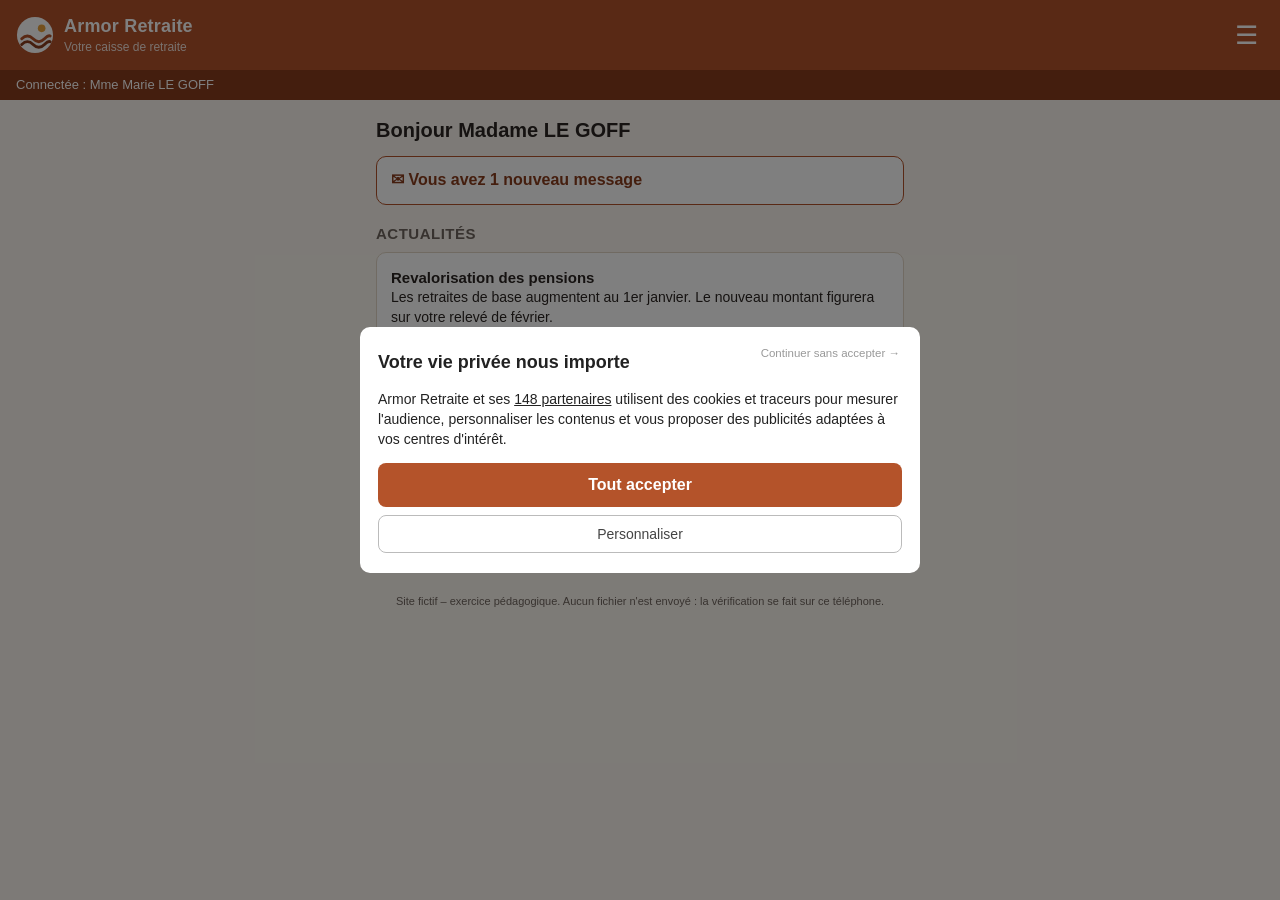
<file: depot-justificatifs/telephone.html>
<!DOCTYPE html>
<html lang="fr">
<head>
<meta charset="utf-8">
<meta name="viewport" content="width=device-width, initial-scale=1">
<meta name="robots" content="noindex, nofollow">
<title>Armor Retraite – Mon espace</title>
<style>
  :root {
    --brique: #b4532a; --brique-fonce: #8a3c1c; --creme: #fbf6ef; --sable: #f1e6d6;
    --encre: #2b2522; --gris: #6f655e; --ok: #2f7d4f; --ko: #b3261e; --ligne: #e2d6c6;
    --accent: var(--brique); --accent-fonce: var(--brique-fonce);
  }
  * { box-sizing: border-box; }
  body { margin: 0; font-family: -apple-system, "Segoe UI", Roboto, Helvetica, Arial, sans-serif;
         background: var(--creme); color: var(--encre); font-size: 16px; line-height: 1.4; }
  header { background: var(--brique); color: #fff; padding: 14px 16px; display: flex; align-items: center; gap: 10px; }
  header svg { flex: none; }
  header .marque { font-weight: 700; font-size: 18px; letter-spacing: .2px; }
  header .sous { font-size: 12px; opacity: .85; }
  #burger { margin-left: auto; background: none; border: 0; color: #fff; font-size: 26px; line-height: 1; padding: 4px 6px; cursor: pointer; }
  .usager { background: var(--brique-fonce); color: #fff; font-size: 13px; padding: 6px 16px; }
  #menu { background: #fff; border-bottom: 1px solid var(--ligne); box-shadow: 0 6px 14px rgba(0,0,0,.12); }
  #menu a { display: block; padding: 13px 18px; border-top: 1px solid var(--sable); color: var(--encre); text-decoration: none; }
  .badge { background: var(--ko); color: #fff; border-radius: 10px; font-size: 12px; padding: 1px 7px; margin-left: 6px; }
  main { max-width: 560px; margin: 0 auto; padding: 16px; }
  .fil { font-size: 12px; color: var(--gris); margin-bottom: 6px; }
  .fil a { color: var(--gris); }
  h1 { font-size: 20px; margin: 0 0 4px; }
  .etape { font-size: 13px; color: var(--gris); margin-bottom: 14px; }
  .bandeau { background: var(--sable); border-left: 4px solid var(--brique); padding: 10px 12px; font-size: 14px; margin-bottom: 16px; }
  .bandeau a { color: var(--brique-fonce); font-weight: 600; }
  .carte, .piece { background: #fff; border: 1px solid var(--ligne); border-radius: 10px; padding: 14px; margin-bottom: 12px; font-size: 14px; }
  .carte strong { font-size: 15px; }
  a.ligne, button.ligne { display: block; width: 100%; text-align: left; background: #fff; border: 1px solid var(--ligne); border-radius: 10px;
                          padding: 14px; margin-bottom: 10px; color: var(--encre); text-decoration: none; font-size: 15px; cursor: pointer; }
  a.bouton { display: inline-block; margin-top: 10px; padding: 9px 14px; background: var(--brique); color: #fff; border-radius: 8px; text-decoration: none; font-weight: 600; }
  .msgnonlu { display: block; background: #fff; border: 1px solid var(--brique); border-radius: 10px; padding: 12px 14px; margin: 12px 0 18px;
              color: var(--brique-fonce); font-weight: 600; text-decoration: none; }
  h2.sec { font-size: 15px; color: var(--gris); margin: 18px 0 8px; text-transform: uppercase; letter-spacing: .5px; }
  .piece h2 { font-size: 16px; margin: 0 0 2px; }
  .piece .req { color: var(--ko); }
  .piece .detail { font-size: 13px; color: var(--gris); margin-bottom: 10px; }
  .choisir { display: block; width: 100%; text-align: center; padding: 12px; border: 2px dashed var(--brique);
             border-radius: 8px; color: var(--brique-fonce); font-weight: 600; background: #fffaf5; cursor: pointer; }
  .choisir input { display: none; }
  .etat { margin-top: 10px; font-size: 14px; display: none; padding: 8px 10px; border-radius: 6px; }
  .etat.ko { display: block; background: #fdecea; color: var(--ko); }
  .etat.ok { display: block; background: #e8f4ec; color: var(--ok); }
  .etat .fic { color: var(--encre); font-size: 13px; word-break: break-all; }
  .etat a { color: inherit; font-weight: 600; }
  .aide { display: none; background: #fff; border: 1px solid var(--ligne); border-radius: 10px; padding: 12px 14px; font-size: 14px; margin-bottom: 16px; }
  .aide.ouverte { display: block; }
  .aide h3 { margin: 0 0 6px; font-size: 15px; }
  .aide ul { margin: 0; padding-left: 18px; }
  button.envoyer { width: 100%; padding: 14px; font-size: 17px; font-weight: 700; color: #fff; background: var(--brique);
                   border: 0; border-radius: 10px; margin-top: 6px; cursor: pointer; }
  button.envoyer:active { background: var(--brique-fonce); }
  .erreur-globale { color: var(--ko); font-size: 14px; margin-top: 10px; display: none; }
  .certif { display: flex; gap: 10px; align-items: flex-start; font-size: 14px; margin: 14px 0 4px; }
  .certif input { width: 20px; height: 20px; flex: none; margin-top: 1px; }
  #vue-succes { text-align: center; padding-top: 10px; }
  .rond { width: 84px; height: 84px; border-radius: 50%; background: var(--ok); margin: 10px auto 14px;
          display: flex; align-items: center; justify-content: center; }
  #vue-succes h1 { color: var(--ok); font-size: 22px; }
  .appel { background: #fff4cc; border: 2px solid #e0a800; border-radius: 10px; padding: 12px; margin: 14px 0; font-size: 15px; }
  .appel strong { font-size: 18px; display: block; margin-bottom: 2px; }
  .recap { text-align: left; background: #fff; border: 1px solid var(--ligne); border-radius: 10px; padding: 12px 14px; margin: 14px 0; font-size: 14px; }
  .recap div { padding: 6px 0; border-bottom: 1px solid var(--sable); word-break: break-all; }
  .recap div:last-child { border-bottom: 0; }
  .recap a { color: var(--brique-fonce); font-weight: 600; }
  .lien-bas { background: none; border: 0; color: var(--brique-fonce); text-decoration: underline; font-size: 14px; cursor: pointer; }
  footer { font-size: 11px; color: var(--gris); text-align: center; padding: 18px 16px 28px; }
  /* Pièges communs (src/pieges.css) – couleurs prises dans --accent et --accent-fonce de chaque site */
  [hidden] { display: none !important; }
  .pg-fond { position: fixed; inset: 0; background: rgba(0,0,0,.5); z-index: 50; display: flex; align-items: flex-end; justify-content: center; }
  .pg-boite { background: #fff; color: #222; width: 100%; max-width: 560px; padding: 18px 18px 20px; border-radius: 14px 14px 0 0;
              font-size: 14px; line-height: 1.45; position: relative; max-height: 92vh; overflow: auto; }
  @media (min-width: 700px) { .pg-fond { align-items: center; } .pg-boite { border-radius: 10px; } }
  .pg-boite h2 { font-size: 18px; margin: 4px 0 8px; }
  .pg-tout { display: block; width: 100%; padding: 13px; margin-top: 12px; border: 0; border-radius: 8px; background: var(--accent);
             color: #fff; font-size: 16px; font-weight: 700; cursor: pointer; }
  .pg-second { display: block; width: 100%; padding: 10px; margin-top: 8px; border: 1px solid #bbb; border-radius: 8px; background: #fff;
               color: #444; font-size: 14px; cursor: pointer; }
  .pg-sans { background: none; border: 0; padding: 2px; color: #999; font-size: 11.5px; cursor: pointer; float: right; }
  .pg-choix label { display: block; padding: 6px 0; border-bottom: 1px solid #eee; }
  .pg-petit { font-size: 10.5px; color: #999; }
  .pg-pub { position: relative; margin: 0 0 14px; padding: 12px 12px 12px 14px; border-radius: 8px; cursor: pointer; font-size: 14px;
            background: linear-gradient(120deg, #fff3c4, #ffd9e8); border: 1px solid #f0c36a; color: #3a2a00; }
  .pg-mention { position: absolute; top: 3px; right: 6px; font-size: 9.5px; color: #8a7a55; }
  .pg-pubbtn { display: inline-block; margin-top: 8px; padding: 6px 12px; background: #e8432e; color: #fff; border-radius: 20px; font-weight: 700; font-size: 13px; }
  .pg-marque { margin-left: 10px; font-size: 12px; font-weight: 700; color: #b0302a; }
  .pg-fauxhaut { margin: -18px -18px 14px; padding: 12px 18px; background: #e8432e; color: #fff; font-weight: 800; font-size: 18px; border-radius: inherit; }
  .pg-fauxhaut small { font-weight: 400; font-size: 12px; opacity: .85; }
  .pg-faux .pg-tout { background: #e8432e; }
  .pg-stop { color: #b3261e; font-size: 24px !important; }
  .pg-q { width: 20px; height: 20px; border-radius: 50%; border: 1px solid var(--accent); background: #fff; color: var(--accent-fonce);
          font-size: 12px; font-weight: 700; line-height: 1; padding: 0; cursor: pointer; vertical-align: 1px; margin-left: 4px; }
  .pg-rep { display: block; margin: 6px 0 4px; padding: 7px 9px; background: #f4f4f4; border-radius: 6px; font-size: 13px; color: #333; font-weight: 400; }
  .bilan { font-size: 11.5px; color: #999; margin-top: 14px; }
  @media (max-width: 699px) { .pg-faux { height: 100%; max-height: 100%; border-radius: 0; } }
  .pg-avert { position: fixed; left: 10px; right: 10px; bottom: 10px; z-index: 40; max-width: 560px; margin: 0 auto; background: #fff8e1;
              border: 2px solid #e0a800; border-radius: 10px; padding: 12px 14px; font-size: 13.5px; line-height: 1.45; color: #3a2a00;
              box-shadow: 0 6px 18px rgba(0,0,0,.18); }
  .pg-avert .pg-sans { font-size: 16px; color: #8a7a55; margin: -4px -4px 0 6px; }
  .pg-avert .pg-petit { display: block; margin-top: 4px; }

</style>
</head>
<body>
<header>
  <svg width="38" height="38" viewBox="0 0 40 40" aria-hidden="true">
    <circle cx="20" cy="20" r="19" fill="#fff"/>
    <path d="M6 24c4-4 8-4 12 0s8 4 12 0 6-3 6-3" stroke="#b4532a" stroke-width="3" fill="none" stroke-linecap="round"/>
    <path d="M6 30c4-4 8-4 12 0s8 4 12 0 6-3 6-3" stroke="#8a3c1c" stroke-width="3" fill="none" stroke-linecap="round"/>
    <circle cx="27" cy="13" r="4" fill="#e9a23b"/>
  </svg>
  <div><div class="marque">Armor Retraite</div><div class="sous">Votre caisse de retraite</div></div>
  <button id="burger" aria-label="Menu">☰</button>
</header>
<div class="usager">Connectée : Mme Marie LE GOFF</div>
<nav id="menu" hidden>
  <a href="#accueil">Accueil</a>
  <a href="#paiements">Mes paiements</a>
  <a href="#attestations">Mes attestations</a>
  <a href="#demarches">Mes démarches</a>
  <a href="#messages">Mes messages <span class="badge">1</span></a>
</nav>

<main>
<section class="vue" id="vue-accueil">
  <h1>Bonjour Madame LE GOFF</h1>
  <a class="msgnonlu" href="#messages">✉ Vous avez 1 nouveau message</a>
  <h2 class="sec">Actualités</h2>
  <div class="carte"><strong>Revalorisation des pensions</strong><br>Les retraites de base augmentent au 1er janvier. Le nouveau montant figurera sur votre relevé de février.</div>
  <div class="carte"><strong>Appels et SMS frauduleux</strong><br>Armor Retraite ne vous demandera jamais vos coordonnées bancaires par téléphone ou par SMS.</div>
  <div class="carte"><strong>Bien vieillir chez soi</strong><br>Ateliers mémoire et équilibre gratuits près de chez vous. Renseignez-vous auprès de votre agence.</div>
</section>

<section class="vue" id="vue-messages" hidden>
  <div class="fil"><a href="#accueil">Accueil</a> › Mes messages</div>
  <h1>Mes messages</h1>
  <div class="carte"><strong>Votre demande d'aide ménagère</strong><br><span style="color:var(--gris);font-size:13px">Reçu le 18/11/2026</span>
    <p>Madame,</p>
    <p>Votre demande d'aide ménagère du 03/11/2026 est incomplète. Pour qu'elle soit étudiée, merci de déposer
    les pièces justificatives demandées depuis votre espace personnel, rubrique « Mes démarches ».</p>
    <p>Sans réponse de votre part sous 30 jours, votre demande sera classée sans suite.</p>
    <p>Le service Action sociale</p></div>
</section>

<section class="vue" id="vue-paiements" hidden>
  <h1>Mes paiements</h1>
  <div class="carte"><strong>Pension de retraite de base</strong><br>Dernier versement : 9 novembre 2026<br>Prochain versement : 9 décembre 2026</div>
</section>

<section class="vue" id="vue-attestations" hidden>
  <h1>Mes attestations</h1>
  <div class="carte"><strong>Attestation de paiement 2025</strong><br>Disponible en téléchargement depuis un ordinateur.</div>
  <div class="carte"><strong>Attestation fiscale 2025</strong><br>Envoyée par courrier le 12/02/2026.</div>
</section>

<section class="vue" id="vue-demarches" hidden>
  <h1>Mes démarches</h1>
  <p style="font-size:14px;color:var(--gris)">Que souhaitez-vous faire ?</p>
  <a class="ligne" href="#nouvelle">Faire une nouvelle demande ›</a>
  <a class="ligne" href="#suivi">Suivre mes demandes ›</a>
</section>

<section class="vue" id="vue-nouvelle" hidden>
  <div class="fil"><a href="#demarches">Mes démarches</a> › Nouvelle demande</div>
  <h1>Faire une nouvelle demande</h1>
  <button class="ligne" data-nv="1">Aide ménagère à domicile ›</button>
  <button class="ligne" data-nv="0">Aide au retour à domicile après hospitalisation ›</button>
  <button class="ligne" data-nv="0">Ateliers « Bien vieillir » ›</button>
  <div class="bandeau" id="nvMsg" hidden></div>
</section>

<section class="vue" id="vue-suivi" hidden>
  <div class="fil"><a href="#demarches">Mes démarches</a> › Suivre mes demandes</div>
  <h1>Suivre mes demandes</h1>
  <div class="carte"><strong>Aide ménagère à domicile</strong><br>Déposée le 03/11/2026<br>
    Statut : <span style="color:var(--ko);font-weight:600">Incomplète – pièces à fournir</span><br>
    <a class="bouton" href="#depot">Compléter mon dossier</a></div>
  <div class="carte"><strong>Attestation de paiement 2025</strong><br>Demandée le 12/02/2026<br>Statut : Traitée</div>
</section>

<section class="vue" id="vue-depot" hidden>
  <div class="fil"><a href="#demarches">Mes démarches</a> › <a href="#suivi">Suivre mes demandes</a> › Aide ménagère</div>
  <h1>Compléter ma demande d'aide ménagère</h1>
  <div class="etape">Étape 3 sur 4 – Pièces justificatives</div>

  <div class="bandeau">
    Ajoutez les 3 pièces demandées.
    <a href="#" id="lienAide">Formats acceptés</a>
  </div>

  <div class="aide" id="aide">
    <h3>Formats acceptés</h3>
    <ul>
      <li>Format : <strong>PDF uniquement</strong>.</li>
      <li>Taille maximale : <strong>2 Mo</strong> par fichier.</li>
      <li><strong>Un seul fichier par pièce</strong> : toutes les pages d'un document doivent être dans le même fichier.</li>
      <li>Pièce d'identité : recto <strong>et</strong> verso dans le même fichier.</li>
      <li>Les documents doivent être lisibles en entier (les 4 coins visibles).</li>
    </ul>
  </div>

  <div id="emplPub"></div>
  <div id="pieces"></div>

  <button class="envoyer" id="continuer">Continuer</button>
  <div class="erreur-globale" id="erreurGlobale"></div>
</section>

<section class="vue" id="vue-recap" hidden>
  <div class="fil"><a href="#demarches">Mes démarches</a> › <a href="#suivi">Suivre mes demandes</a> › Aide ménagère</div>
  <h1>Vérifiez avant d'envoyer</h1>
  <div class="etape">Étape 4 sur 4 – Vérification et envoi</div>
  <div class="recap" id="recapAvant"></div>
  <label class="certif"><input type="checkbox" id="certif">
    <span>Je certifie sur l'honneur l'exactitude des informations et des pièces transmises.</span></label>
  <button class="envoyer" id="confirmer">Confirmer l'envoi</button>
  <div class="erreur-globale" id="erreurCertif">Vous devez cocher la case de certification pour envoyer votre demande.</div>
  <p style="text-align:center"><a href="#depot" style="color:var(--brique-fonce);font-size:14px">‹ Modifier mes pièces</a></p>
</section>

<section class="vue" id="vue-succes" hidden>
  <div class="rond"><svg width="46" height="46" viewBox="0 0 24 24"><path d="M5 12.5l4.5 4.5L19 7.5" stroke="#fff" stroke-width="3" fill="none" stroke-linecap="round" stroke-linejoin="round"/></svg></div>
  <h1>Demande transmise</h1>
  <div>Demande d'aide ménagère de Mme Marie LE GOFF</div>
  <div style="font-size:14px;color:var(--gris)">Envoyée le <span id="date"></span></div>
  <div class="appel"><strong>Appelez le professeur</strong>Montrez-lui cet écran avant de passer à la suite. Ne fermez pas cette page.</div>
  <div class="recap" id="recap"></div>
  <div style="font-size:14px">Vous recevrez une réponse par courrier sous 4 à 6 semaines.</div>
  <div class="bilan" id="bilan"></div>
  <p><button class="lien-bas" id="recommencer">Recommencer l'exercice</button></p>
</section>
</main>

<footer>Site fictif – exercice pédagogique. Aucun fichier n'est envoyé : la vérification se fait sur ce téléphone.</footer>

<script>
/* Noyau commun des simulateurs de dépôt — tout se passe dans le navigateur, rien n'est envoyé. */
const Depot = (() => {
  function latin1(bytes) {
    let s = '';
    const CH = 0x8000;
    for (let i = 0; i < bytes.length; i += CH) {
      s += String.fromCharCode.apply(null, bytes.subarray(i, i + CH));
    }
    return s;
  }

  // Format réel d'après le contenu (pas d'après l'extension)
  function detecterFormat(b) {
    const head = latin1(b.subarray(0, 1024));
    if (head.indexOf('%PDF-') !== -1) return 'pdf';
    if (b[0] === 0xFF && b[1] === 0xD8) return 'jpg';
    if (b[0] === 0x89 && b[1] === 0x50 && b[2] === 0x4E && b[3] === 0x47) return 'png';
    const ftyp = latin1(b.subarray(4, 12));
    if (/^ftyp(heic|heix|hevc|mif1|msf1|heim|heis)/.test(ftyp)) return 'heic';
    if (/^ftyp/.test(ftyp)) return 'video';
    if (b[0] === 0x50 && b[1] === 0x4B) return 'office';
    if (latin1(b.subarray(0, 4)) === 'RIFF') return 'webp';
    return 'inconnu';
  }

  async function inflate(bytes) {
    if (typeof DecompressionStream === 'undefined') return null;
    try {
      const ds = new DecompressionStream('deflate');
      const out = await new Response(new Blob([bytes]).stream().pipeThrough(ds)).arrayBuffer();
      return latin1(new Uint8Array(out));
    } catch (e) { return null; }
  }

  function compterDans(txt) {
    // 1) /Count de l'arbre des pages (le plus grand = la racine)
    let max = 0;
    const re = /\/Type\s*\/Pages(?![A-Za-z])/g;
    let m;
    while ((m = re.exec(txt))) {
      const fen = txt.slice(Math.max(0, m.index - 400), m.index + 400);
      const c = fen.match(/\/Count\s+(\d+)/g);
      if (c) c.forEach(x => { const n = parseInt(x.replace(/\D/g, ''), 10); if (n > max && n < 10000) max = n; });
    }
    if (max > 0) return max;
    // 2) sinon, on compte les objets /Type /Page
    const p = txt.match(/\/Type\s*\/Page(?![A-Za-z])/g);
    return p ? p.length : 0;
  }

  // Nombre de pages d'un PDF, ou null si indéterminable
  async function compterPages(b) {
    const txt = latin1(b);
    let n = compterDans(txt);
    if (n > 0) return n;
    n = compterDans(await objStm(b, txt));
    return n > 0 ? n : null;
  }

  // Contenu décompressé des flux d'objets (/ObjStm) : certains logiciels y rangent tout
  async function objStm(b, txt) {
    const re = /\/Type\s*\/ObjStm/g;
    let m, total = '';
    while ((m = re.exec(txt))) {
      const s = txt.indexOf('stream', m.index);
      if (s < 0) continue;
      let start = s + 6;
      if (txt[start] === '\r') start++;
      if (txt[start] === '\n') start++;
      const e = txt.indexOf('endstream', start);
      if (e < 0) continue;
      const dec = await inflate(b.subarray(start, e));
      if (dec) total += dec + '\n';
    }
    return total;
  }

  // Annotations ajoutées par un lecteur PDF (Edge, Chrome, Firefox) :
  // /Ink = tracé à main levée (la signature), /FreeText = zone de texte ajoutée.
  async function annotations(b) {
    const raw = latin1(b);
    const txt = raw + '\n' + await objStm(b, raw);
    const nb = re => (txt.match(re) || []).length;
    return { ink: nb(/\/Subtype\s*\/Ink(?![A-Za-z])/g), texte: nb(/\/Subtype\s*\/FreeText(?![A-Za-z])/g) };
  }

  async function analyser(file) {
    const b = new Uint8Array(await file.arrayBuffer());
    const format = detecterFormat(b);
    const info = { nom: file.name, taille: file.size, format, pages: null, chiffre: false };
    if (format === 'pdf') {
      const head = latin1(b.subarray(0, Math.min(b.length, 200000)));
      info.chiffre = /\/Encrypt\s/.test(latin1(b));
      info.pages = await compterPages(b);
      if (!/%%EOF/.test(latin1(b.subarray(Math.max(0, b.length - 2048))))) info.tronque = true;
    }
    return info;
  }

  function mo(octets) {
    const v = octets / (1024 * 1024);
    if (v < 0.1) return Math.max(1, Math.round(octets / 1024)) + ' Ko';
    return v.toFixed(1).replace('.', ',') + ' Mo';
  }

  function maintenant() {
    const d = new Date();
    const p = n => String(n).padStart(2, '0');
    return `${p(d.getDate())}/${p(d.getMonth() + 1)}/${d.getFullYear()} à ${p(d.getHours())}h${p(d.getMinutes())}`;
  }

  return { analyser, annotations, mo, maintenant };
})();

/* Pièges « de terrain » communs aux deux simulateurs : cookies, fausse publicité, aides « ? », navigation.
   Rien n'est envoyé : tout reste dans la page. Le bilan (choix cookies, clic sur la pub) s'affiche
   sur l'écran final pour que le professeur en parle avec l'élève. */
const Pieges = (() => {
  const bilan = { cookies: 'aucun choix', pub: 'non cliquée' };
  const el = h => { const d = document.createElement('div'); d.innerHTML = h.trim(); return d.firstChild; };

  function cookies(site) {
    const m = el(`<div class="pg-fond"><div class="pg-boite pg-cookies" role="dialog">
      <button class="pg-sans" data-r="refusés">Continuer sans accepter →</button>
      <h2>Votre vie privée nous importe</h2>
      <p>${site} et ses <u>148 partenaires</u> utilisent des cookies et traceurs pour mesurer l'audience,
      personnaliser les contenus et vous proposer des publicités adaptées à vos centres d'intérêt.</p>
      <div class="pg-choix" hidden>
        <label><input type="checkbox" checked> Mesure d'audience</label>
        <label><input type="checkbox" checked> Publicité personnalisée</label>
        <label><input type="checkbox" checked> Partage avec les réseaux sociaux</label>
        <button class="pg-second" data-r="perso">Enregistrer mes choix</button>
      </div>
      <button class="pg-tout" data-r="tout accepté">Tout accepter</button>
      <button class="pg-second pg-perso">Personnaliser</button>
    </div></div>`);
    m.onclick = e => {
      const b = e.target.closest('button');
      if (!b) return;
      if (b.classList.contains('pg-perso')) { m.querySelector('.pg-choix').hidden = false; b.hidden = true; return; }
      let r = b.dataset.r;
      if (r === 'perso') { const n = m.querySelectorAll('input:checked').length; r = n ? `${n} sur 3 acceptés` : 'refusés'; }
      bilan.cookies = r; m.remove();
      if (r === 'tout accepté') avertirCookies(site);
    };
    document.body.appendChild(m);
  }

  // Petit avertissement pédagogique après « Tout accepter »
  function avertirCookies(site) {
    const a = el(`<div class="pg-avert" role="status"><button class="pg-sans" aria-label="Fermer">✕</button>
      <strong>⚠ Vous avez tout accepté.</strong> ${site} et ses 148 partenaires peuvent maintenant suivre ce que
      vous faites sur internet, pour vous afficher de la publicité ciblée. Sur l'appareil de quelqu'un d'autre,
      vous l'avez fait en son nom. Le bon réflexe : « Continuer sans accepter », ou « Personnaliser » et tout décocher.
      <span class="pg-petit">(Exercice : rien n'est enregistré.)</span></div>`);
    a.querySelector('button').onclick = () => a.remove();
    document.body.appendChild(a);
  }

  function pub(cible, site) {
    const p = el(`<div class="pg-pub" role="button"><span class="pg-mention">Annonce</span>
      <strong>Fichier refusé ?</strong> Convertissez et compressez vos documents en PDF conforme en 1 clic.
      <span class="pg-pubbtn">Convertir gratuitement</span><span class="pg-marque">PdfMagik</span></div>`);
    p.onclick = () => {
      bilan.pub = 'ouverte puis fermée';
      const f = el(`<div class="pg-fond"><div class="pg-boite pg-faux">
        <div class="pg-fauxhaut">PdfMagik <small>convertisseur gratuit</small></div>
        <h2>Tous vos fichiers en PDF</h2>
        <p>JPG, HEIC, PNG, Word → PDF. Rapide, gratuit, sans inscription.</p>
        <button class="pg-tout pg-dep">Déposer mes fichiers</button>
        <p class="pg-petit">En utilisant ce service, vous acceptez nos conditions générales, dont la conservation
        de vos fichiers et leur transmission à nos partenaires.</p>
        <button class="pg-sans pg-ret">‹ Retour</button></div></div>`);
      f.onclick = e => {
        if (e.target.closest('.pg-ret')) f.remove();
        if (e.target.closest('.pg-dep')) {
          bilan.pub = 'fichiers presque envoyés';
          f.firstChild.innerHTML = `<h2 class="pg-stop">Stop !</h2>
            <p>Vous alliez confier les papiers de Mme Le Goff (avis d'imposition, carte d'identité…) à une société inconnue.</p>
            <p>Ce site était une <strong>publicité</strong> : il n'a rien à voir avec ${site}. Les petites lignes
            disaient qu'il conserve vos fichiers et les transmet à des partenaires.</p>
            <p><strong>Une démarche se fait sur le site de l'organisme, et nulle part ailleurs.</strong></p>
            <p class="pg-petit">(Exercice : rien n'a été envoyé.)</p>
            <button class="pg-tout pg-ret">Revenir à ma démarche</button>`;
        }
      };
      document.body.appendChild(f);
    };
    cible.appendChild(p);
  }

  // Bouton « ? » : <button class="pg-q" data-rep="id">?</button> ouvre/ferme l'élément id
  document.addEventListener('click', e => {
    const q = e.target.closest('.pg-q');
    if (!q) return;
    e.preventDefault();
    const r = document.getElementById(q.dataset.rep);
    r.hidden = !r.hidden;
  });

  // Navigation par rubriques : <section class="vue" id="vue-xxx">, lien href="#xxx"
  function rubriques(defaut, apres) {
    const montrer = () => {
      const h = location.hash.slice(1);
      const v = document.getElementById('vue-' + h) ? h : defaut;
      document.querySelectorAll('.vue').forEach(s => { s.hidden = s.id !== 'vue-' + v; });
      window.scrollTo(0, 0);
      if (apres) apres(v);
    };
    addEventListener('hashchange', montrer);
    montrer();
  }

  const recommencer = () => location.replace(location.pathname + location.search);
  const resume = () => `Cookies : ${bilan.cookies} · Publicité : ${bilan.pub}`;
  return { cookies, pub, rubriques, recommencer, resume };
})();

const MAX = 2 * 1024 * 1024;
const PIECES = [
  { id: 'identite', titre: "Pièce d'identité en cours de validité", detail: "Recto-verso.",
    aide: "« En cours de validité » : pas périmée (regardez la date de fin de validité). « Recto-verso » : les deux faces.",
    pages: n => n <= 2 ? null : "Document non conforme : 2 pages maximum." },
  { id: 'domicile', titre: "Justificatif de domicile de moins de 3 mois", detail: "Au nom du demandeur.",
    aide: "Un papier qui prouve l'adresse de la personne : facture d'eau, d'électricité, de téléphone, quittance de loyer… datée de moins de 3 mois.",
    pages: n => null },
  { id: 'avis', titre: "Justificatif de ressources N-1", detail: "Document intégral.",
    aide: "Les « ressources », ce sont les revenus. « N-1 » : l'année précédente. Ici, c'est le dernier avis d'impôt sur le revenu. « Intégral » : toutes les pages.",
    pages: n => n >= 2 ? null : "Document incomplet : toutes les pages sont demandées." }
];
const valides = {};
let envoye = false;

function verifier(info, p) {
  if (info.format !== 'pdf') return "Format non accepté.";
  if (info.taille > MAX) return `Fichier trop volumineux (${Depot.mo(info.taille)}). Taille maximale : 2 Mo.`;
  if (info.chiffre) return "Fichier protégé : non accepté.";
  if (info.tronque) return "Fichier illisible.";
  if (info.pages !== null) return p.pages(info.pages);
  return null;
}

const zone = document.getElementById('pieces');
PIECES.forEach(p => {
  const d = document.createElement('div');
  d.className = 'piece';
  d.innerHTML = `<h2>${p.titre} <span class="req">*</span> <button class="pg-q" data-rep="q_${p.id}" aria-label="Aide">?</button></h2>
    <span class="pg-rep" id="q_${p.id}" hidden>${p.aide}</span><div class="detail">${p.detail}</div>
    <label class="choisir"><input type="file" id="f_${p.id}"><span>Ajouter un fichier</span></label>
    <div class="etat" id="e_${p.id}"></div>`;
  zone.appendChild(d);
  const input = d.querySelector('input');
  const etat = d.querySelector('.etat');
  const label = d.querySelector('.choisir span');
  input.addEventListener('change', async () => {
    const f = input.files[0];
    if (!f) return;
    etat.className = 'etat ok'; etat.textContent = 'Vérification…';
    const info = await Depot.analyser(f);
    const err = verifier(info, p);
    const fic = `<div class="fic">${escapeHtml(info.nom)} – ${Depot.mo(info.taille)}</div>`;
    if (err) {
      delete valides[p.id];
      etat.className = 'etat ko';
      etat.innerHTML = `✖ ${err} <a href="#" class="voirAide">Formats acceptés</a>${fic}`;
      etat.querySelector('.voirAide').onclick = ouvrirAide;
    } else {
      valides[p.id] = { info, file: f };
      etat.className = 'etat ok';
      etat.innerHTML = `✔ Fichier ajouté${fic}`;
    }
    label.textContent = 'Remplacer le fichier';
    input.value = '';
    document.getElementById('erreurGlobale').style.display = 'none';
  });
});

function ouvrirAide(e) {
  if (e) e.preventDefault();
  const a = document.getElementById('aide');
  a.classList.add('ouverte');
  a.scrollIntoView({ behavior: 'smooth', block: 'center' });
}
document.getElementById('lienAide').onclick = e => {
  e.preventDefault();
  document.getElementById('aide').classList.toggle('ouverte');
};

function escapeHtml(s) { return s.replace(/[&<>"]/g, c => ({ '&': '&amp;', '<': '&lt;', '>': '&gt;', '"': '&quot;' }[c])); }
const complet = () => PIECES.every(p => valides[p.id]);

const menu = document.getElementById('menu');
document.getElementById('burger').onclick = () => { menu.hidden = !menu.hidden; };
menu.onclick = () => { menu.hidden = true; };
document.querySelectorAll('[data-nv]').forEach(b => b.onclick = () => {
  const m = document.getElementById('nvMsg');
  m.hidden = false;
  m.innerHTML = b.dataset.nv === '1'
    ? "Vous avez déjà une demande d'aide ménagère en cours. Pour la compléter, allez dans <a href=\"#suivi\">Suivre mes demandes</a>."
    : "Cette démarche n'est pas disponible en ligne. Contactez votre agence.";
});

document.getElementById('continuer').onclick = () => {
  const manquantes = PIECES.filter(p => !valides[p.id]);
  const g = document.getElementById('erreurGlobale');
  if (manquantes.length) {
    g.style.display = 'block';
    g.textContent = 'Pièce manquante ou non conforme : ' + manquantes.map(p => p.titre).join(', ') + '.';
    return;
  }
  location.hash = 'recap';
};

document.getElementById('confirmer').onclick = () => {
  if (!document.getElementById('certif').checked) { document.getElementById('erreurCertif').style.display = 'block'; return; }
  document.getElementById('recap').innerHTML = PIECES.map(p => {
    const v = valides[p.id];
    const url = URL.createObjectURL(v.file);
    const pages = v.info.pages ? `${v.info.pages} page${v.info.pages > 1 ? 's' : ''}` : 'pages non vérifiées';
    return `<div><strong>${p.titre}</strong><br>${escapeHtml(v.info.nom)} – ${Depot.mo(v.info.taille)} – ${pages}<br><a href="${url}" target="_blank" rel="noopener">Voir le document</a></div>`;
  }).join('');
  document.getElementById('date').textContent = Depot.maintenant();
  document.getElementById('bilan').textContent = Pieges.resume();
  envoye = true;
  location.hash = 'succes';
};
document.getElementById('certif').onchange = () => { document.getElementById('erreurCertif').style.display = 'none'; };
document.getElementById('recommencer').onclick = Pieges.recommencer;

Pieges.rubriques('accueil', v => {
  menu.hidden = true;
  if (v === 'recap' && !complet()) location.hash = 'depot';
  else if (v === 'succes' && !envoye) location.hash = 'depot';
  else if (v === 'recap') document.getElementById('recapAvant').innerHTML = PIECES.map(p =>
    `<div><strong>${p.titre}</strong><br>${escapeHtml(valides[p.id].info.nom)}</div>`).join('');
});
Pieges.pub(document.getElementById('emplPub'), 'Armor Retraite');
Pieges.cookies('Armor Retraite');
</script>
</body>
</html>
</file>
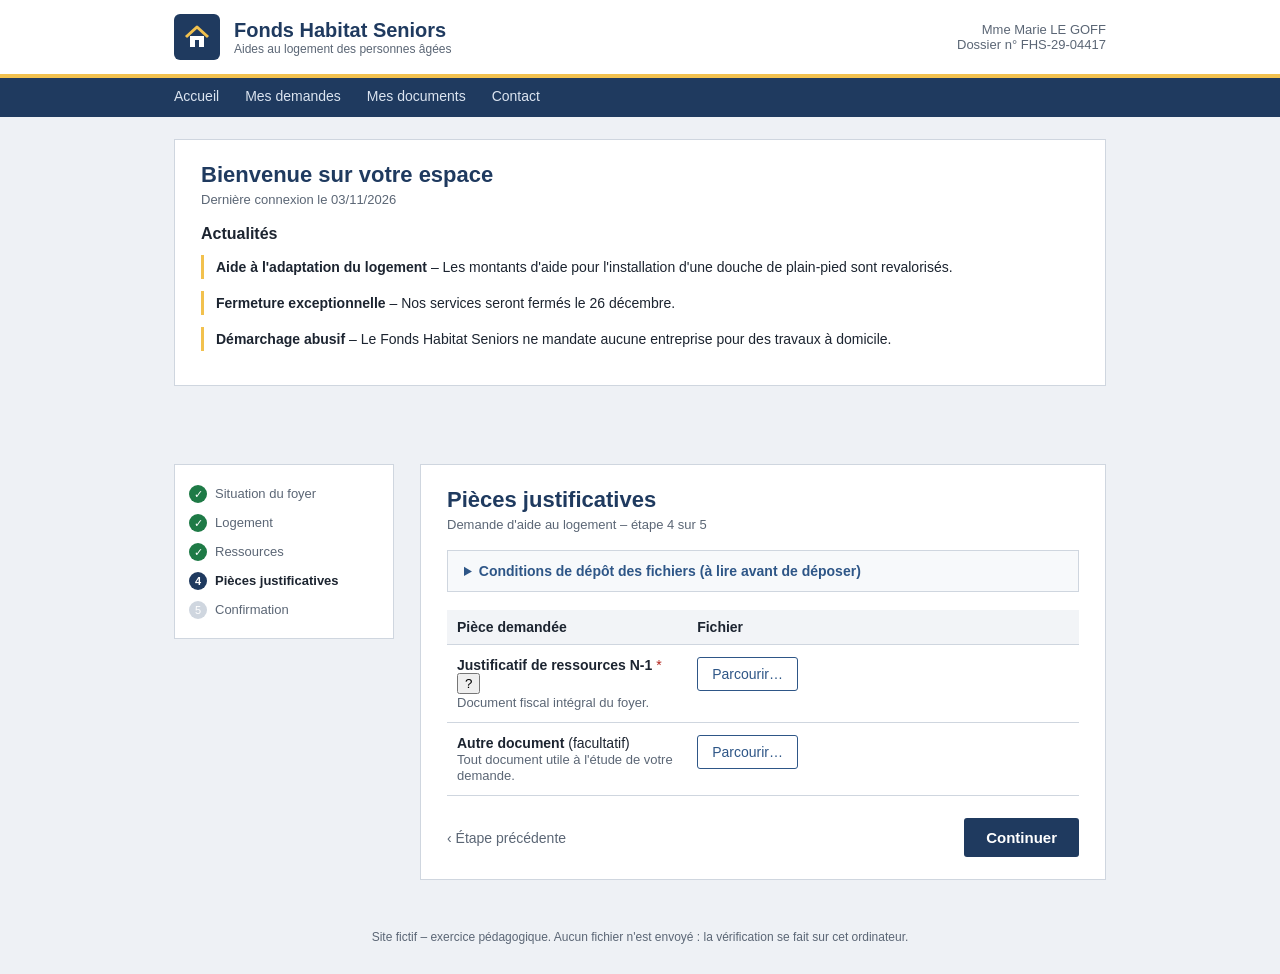
<file: depot-justificatifs/src/ordinateur.src.html>
<!DOCTYPE html>
<html lang="fr">
<head>
<meta charset="utf-8">
<meta name="viewport" content="width=device-width, initial-scale=1">
<meta name="robots" content="noindex, nofollow">
<title>Fonds Habitat Seniors – Dépôt de pièces</title>
<style>
  :root { --marine: #1f3a5f; --marine-clair: #2e5687; --fond: #eef1f5; --encre: #1c2430; --gris: #5b6675;
          --ligne: #cfd6df; --ok: #1e7a46; --ko: #b3261e; --jaune: #f2c14e;
          --accent: var(--marine); --accent-fonce: var(--marine); }
  * { box-sizing: border-box; }
  body { margin: 0; font-family: "Segoe UI", Tahoma, Arial, sans-serif; background: var(--fond); color: var(--encre); font-size: 15px; }
  .haut { background: #fff; border-bottom: 4px solid var(--jaune); }
  .haut .in { max-width: 980px; margin: 0 auto; padding: 14px 24px; display: flex; align-items: center; gap: 14px; }
  .logo { width: 46px; height: 46px; background: var(--marine); border-radius: 6px; display: flex; align-items: center; justify-content: center; }
  .marque { font-size: 20px; font-weight: 700; color: var(--marine); }
  .sous { font-size: 12px; color: var(--gris); }
  .compte { margin-left: auto; font-size: 13px; color: var(--gris); text-align: right; }
  nav { background: var(--marine); }
  nav .in { max-width: 980px; margin: 0 auto; padding: 0 24px; display: flex; gap: 26px; font-size: 14px; }
  nav a { color: #dbe4f0; padding: 10px 0; text-decoration: none; border-bottom: 3px solid transparent; }
  nav a:hover { color: #fff; }
  nav a.actif { color: #fff; border-bottom-color: var(--jaune); font-weight: 600; }
  .simple { max-width: 980px; margin: 0 auto; padding: 22px 24px 40px; }
  .simple .carte { margin-bottom: 16px; }
  .actu { border-left: 3px solid var(--jaune); padding: 4px 12px; margin: 12px 0; font-size: 14px; }
  .statut-ko { color: var(--ko); font-weight: 600; }
  .alerte { background: #fdf0ef; border: 1px solid var(--ko); border-left-width: 5px; color: var(--ko); padding: 10px 14px; margin-bottom: 16px; font-size: 14px; }
  .alerte a { color: var(--ko); font-weight: 600; }
  .alerte .fic { color: var(--encre); font-family: Consolas, monospace; font-size: 13px; word-break: break-all; margin-top: 3px; }
  .certif { display: flex; gap: 10px; align-items: flex-start; font-size: 14px; margin: 16px 0 4px; }
  .certif input { width: 18px; height: 18px; flex: none; margin-top: 1px; }
  .page { max-width: 980px; margin: 0 auto; padding: 22px 24px 40px; display: grid; grid-template-columns: 220px 1fr; gap: 26px; }
  .etapes { background: #fff; border: 1px solid var(--ligne); padding: 14px; font-size: 13px; align-self: start; }
  .etapes div { padding: 7px 0 7px 26px; position: relative; color: var(--gris); }
  .etapes div::before { content: attr(data-n); position: absolute; left: 0; top: 6px; width: 18px; height: 18px; border-radius: 50%;
                        background: var(--ligne); color: #fff; font-size: 11px; text-align: center; line-height: 18px; }
  .etapes .fait::before { background: var(--ok); content: "✓"; }
  .etapes .cours { color: var(--encre); font-weight: 600; }
  .etapes .cours::before { background: var(--marine); }
  .carte { background: #fff; border: 1px solid var(--ligne); padding: 22px 26px; }
  h1 { font-size: 22px; margin: 0 0 4px; color: var(--marine); }
  .ref { font-size: 13px; color: var(--gris); margin-bottom: 18px; }
  .regles { border: 1px solid var(--ligne); background: #f7f9fb; padding: 12px 16px; font-size: 14px; margin-bottom: 18px; }
  .regles summary { cursor: pointer; font-weight: 600; color: var(--marine-clair); }
  .regles ul { margin: 10px 0 2px; padding-left: 20px; line-height: 1.6; }
  code { background: #e6ebf1; padding: 1px 5px; border-radius: 3px; font-size: 14px; }
  table { width: 100%; border-collapse: collapse; font-size: 14px; }
  th { text-align: left; background: #f2f4f7; padding: 9px 10px; border-bottom: 1px solid var(--ligne); font-weight: 600; }
  td { padding: 12px 10px; border-bottom: 1px solid var(--ligne); vertical-align: top; }
  .btn { display: inline-block; padding: 8px 14px; border: 1px solid var(--marine-clair); color: var(--marine-clair); background: #fff;
         font-size: 14px; cursor: pointer; border-radius: 3px; }
  .btn input { display: none; }
  .msg { margin-top: 8px; font-size: 13.5px; display: none; padding: 7px 9px; border-left: 3px solid; }
  .msg.ko { display: block; color: var(--ko); background: #fdf0ef; border-color: var(--ko); }
  .msg.ok { display: block; color: var(--ok); background: #eaf5ee; border-color: var(--ok); }
  .msg .fic { color: var(--encre); font-family: Consolas, monospace; font-size: 13px; word-break: break-all; }
  .actions { margin-top: 22px; display: flex; justify-content: space-between; align-items: center; }
  .principal { background: var(--marine); color: #fff; border: 0; padding: 11px 22px; font-size: 15px; font-weight: 600; cursor: pointer; border-radius: 3px; }
  .principal:hover { background: var(--marine-clair); }
  .principal.petit { padding: 7px 14px; font-size: 14px; }
  .secondaire { color: var(--gris); font-size: 14px; }
  .succes .titre { display: flex; align-items: center; gap: 12px; color: var(--ok); }
  .succes .titre h1 { color: var(--ok); }
  .recap { margin: 16px 0; border: 1px solid var(--ligne); padding: 12px 16px; background: #f7f9fb; font-size: 14px; line-height: 1.7; }
  .recap a { color: var(--marine-clair); font-weight: 600; }
  .lien-bas { background: none; border: 0; color: var(--marine-clair); text-decoration: underline; cursor: pointer; font-size: 14px; padding: 0; }
  footer { text-align: center; font-size: 12px; color: var(--gris); padding: 10px 20px 30px; }
  .mobile { display: none; max-width: 520px; margin: 40px auto; background: #fff; border: 1px solid var(--ligne); padding: 26px; text-align: center; }
  .mobile h1 { font-size: 19px; }
  body.sur-mobile .vue { display: none !important; }
  body.sur-mobile .mobile { display: block; }
/*PIEGES_CSS*/
</style>
</head>
<body>
<div class="haut"><div class="in">
  <div class="logo"><svg width="30" height="30" viewBox="0 0 30 30" aria-hidden="true"><path d="M4 15 15 5l11 10" stroke="#f2c14e" stroke-width="3" fill="none" stroke-linejoin="round"/><rect x="8" y="14" width="14" height="11" fill="#fff"/><rect x="13" y="18" width="4" height="7" fill="#1f3a5f"/></svg></div>
  <div><div class="marque">Fonds Habitat Seniors</div><div class="sous">Aides au logement des personnes âgées</div></div>
  <div class="compte">Mme Marie LE GOFF<br>Dossier n° FHS-29-04417</div>
</div></div>
<nav><div class="in"><a href="#accueil">Accueil</a><a href="#demandes">Mes demandes</a><a href="#documents">Mes documents</a><a href="#contact">Contact</a></div></nav>

<div class="mobile">
  <h1>Cette démarche n'est disponible que sur ordinateur.</h1>
  <p>Merci de vous connecter depuis un ordinateur pour déposer vos pièces justificatives.</p>
</div>

<section class="vue simple" id="vue-accueil">
  <div class="carte">
    <h1>Bienvenue sur votre espace</h1>
    <div class="ref">Dernière connexion le 03/11/2026</div>
    <h2 style="font-size:16px;margin:18px 0 4px">Actualités</h2>
    <div class="actu"><strong>Aide à l'adaptation du logement</strong> – Les montants d'aide pour l'installation d'une douche de plain-pied sont revalorisés.</div>
    <div class="actu"><strong>Fermeture exceptionnelle</strong> – Nos services seront fermés le 26 décembre.</div>
    <div class="actu"><strong>Démarchage abusif</strong> – Le Fonds Habitat Seniors ne mandate aucune entreprise pour des travaux à domicile.</div>
  </div>
</section>

<section class="vue simple" id="vue-demandes" hidden>
  <div class="carte">
    <h1>Mes demandes</h1>
    <div class="ref">Suivez l'avancement de vos demandes.</div>
    <table>
      <thead><tr><th>Demande</th><th>N° de dossier</th><th>Date</th><th>Statut</th><th></th></tr></thead>
      <tbody>
        <tr><td>Aide à l'adaptation du logement</td><td>FHS-29-04417</td><td>03/11/2026</td><td class="statut-ko">Incomplète</td>
            <td><a class="principal petit" href="#depot" style="text-decoration:none">Reprendre</a></td></tr>
        <tr><td>Aide au chauffage 2025</td><td>FHS-29-02871</td><td>14/10/2025</td><td>Clôturée</td><td></td></tr>
      </tbody>
    </table>
  </div>
</section>

<section class="vue simple" id="vue-documents" hidden>
  <div class="carte">
    <h1>Mes documents</h1>
    <p>Aucun document disponible.</p>
    <p style="color:var(--gris);font-size:14px">Les pièces justificatives se déposent depuis la demande concernée.</p>
  </div>
</section>

<section class="vue simple" id="vue-contact" hidden>
  <div class="carte">
    <h1>Contact</h1>
    <p>Pour toute question sur votre dossier, munissez-vous de votre numéro de dossier et contactez votre conseiller,
    du lundi au vendredi de 9 h à 12 h.</p>
  </div>
</section>

<section class="vue page" id="vue-depot" hidden>
  <div>
  <div class="etapes" id="etapes">
    <div class="fait" data-n="1">Situation du foyer</div>
    <div class="fait" data-n="2">Logement</div>
    <div class="fait" data-n="3">Ressources</div>
    <div class="cours" data-n="4">Pièces justificatives</div>
    <div data-n="5">Confirmation</div>
  </div>
  <div id="emplPub" style="margin-top:16px"></div>
  </div>

  <div>
    <div class="carte" id="formulaire">
      <h1>Pièces justificatives</h1>
      <div class="ref">Demande d'aide au logement – étape 4 sur 5</div>
      <div class="alerte" id="alerte" hidden></div>

      <details class="regles" id="regles">
        <summary>Conditions de dépôt des fichiers (à lire avant de déposer)</summary>
        <ul>
          <li>Format accepté : <strong>PDF uniquement</strong>.</li>
          <li>Taille maximale : <strong>2 Mo</strong>.</li>
          <li>Le document doit comporter <strong>toutes ses pages</strong> dans un seul fichier.</li>
          <li>Le fichier doit être nommé ainsi : <code>NOM_avis-imposition.pdf</code><br>
              NOM : nom de famille de la personne concernée par la demande, en MAJUSCULES, sans espace ni accent.
              Exemple : <code>DUPONT_avis-imposition.pdf</code></li>
        </ul>
      </details>

      <table>
        <thead><tr><th style="width:38%">Pièce demandée</th><th>Fichier</th></tr></thead>
        <tbody>
          <tr>
            <td><strong>Justificatif de ressources N-1</strong> <span style="color:var(--ko)">*</span>
              <button class="pg-q" data-rep="q_res" aria-label="Aide">?</button><br>
              <span style="color:var(--gris);font-size:13px">Document fiscal intégral du foyer.</span>
              <span class="pg-rep" id="q_res" hidden>Les « ressources », ce sont les revenus ; « N-1 », l'année précédente.
              Il s'agit du dernier avis d'impôt sur le revenu, avec toutes ses pages.</span></td>
            <td>
              <label class="btn"><input type="file" id="fichier">Parcourir…</label>
              <div class="msg" id="msg"></div>
            </td>
          </tr>
          <tr>
            <td><strong>Autre document</strong> (facultatif)<br><span style="color:var(--gris);font-size:13px">Tout document utile à l'étude de votre demande.</span></td>
            <td>
              <label class="btn"><input type="file" id="autre">Parcourir…</label>
              <div class="msg" id="msgAutre"></div>
            </td>
          </tr>
        </tbody>
      </table>

      <div class="actions">
        <span class="secondaire">‹ Étape précédente</span>
        <button class="principal" id="valider">Continuer</button>
      </div>
    </div>

    <div class="carte" id="confirmation" hidden>
      <h1>Confirmation</h1>
      <div class="ref">Demande d'aide au logement – étape 5 sur 5</div>
      <div class="alerte" id="alerteCertif" hidden>Vous devez certifier l'exactitude des informations pour transmettre votre demande.</div>
      <p>Vérifiez les pièces avant de transmettre votre demande.</p>
      <div class="recap" id="recapAvant"></div>
      <label class="certif"><input type="checkbox" id="certif">
        <span>Je certifie sur l'honneur l'exactitude des informations et des pièces transmises.</span></label>
      <div class="actions">
        <button class="lien-bas" id="retour">‹ Modifier les pièces</button>
        <button class="principal" id="transmettre">Transmettre ma demande</button>
      </div>
    </div>

    <div class="carte" id="succes" hidden>
      <div class="titre">
        <svg width="42" height="42" viewBox="0 0 24 24"><circle cx="12" cy="12" r="11" fill="#1e7a46"/><path d="M6.5 12.5l3.5 3.5 7.5-8" stroke="#fff" stroke-width="2.4" fill="none" stroke-linecap="round" stroke-linejoin="round"/></svg>
        <h1>Demande transmise</h1>
      </div>
      <p>Votre demande a bien été transmise. Les pièces ont été ajoutées au dossier n° FHS-29-04417 le <span id="date"></span>.</p>
      <div class="recap" id="recap"></div>
      <p style="font-size:14px">Votre dossier est complet. Il sera étudié par nos services.</p>
      <div class="bilan" id="bilan"></div>
      <button class="lien-bas" id="recommencer">Recommencer l'exercice</button>
    </div>
  </div>
</section>

<footer>Site fictif – exercice pédagogique. Aucun fichier n'est envoyé : la vérification se fait sur cet ordinateur.</footer>

<script>
/*CORE*/
const MAX = 2 * 1024 * 1024;
const ATTENDU = 'LEGOFF_avis-imposition.pdf';
if (/Android|iPhone|iPad|iPod|Mobile/i.test(navigator.userAgent) && !/[?&]mobile=ok/.test(location.search)) {
  document.body.classList.add('sur-mobile');
}

function verifierNom(nom) {
  if (/\.pdf\.pdf$/i.test(nom) || /\.(pdf|jpg|jpeg|png|heic)\.[a-z0-9]{2,4}$/i.test(nom))
    return "Nom de fichier non conforme : extension en double.";
  if (/\s/.test(nom)) return "Nom de fichier non conforme : il contient des espaces.";
  if (/[^\x00-\x7F]/.test(nom)) return "Nom de fichier non conforme : il contient des accents ou des caractères spéciaux.";
  if (nom === ATTENDU) return null;
  // Message « MAJUSCULES » seulement si c'est bien le nom de famille qui est en minuscules
  // (sinon « .PDF » ou « Avis » déclencheraient un message faux).
  const suite = ATTENDU.slice(ATTENDU.indexOf('_'));
  if (nom.toLowerCase() === ATTENDU.toLowerCase() && nom.endsWith(suite))
    return "Nom de fichier non conforme : le nom de famille doit être en MAJUSCULES.";
  return "Nom de fichier non conforme.";
}

let valide = null, autre = null;
const alerte = document.getElementById('alerte');
const titre = { fichier: 'Justificatif de ressources N-1', autre: 'Autre document' };

function montrerAlerte(html) {
  alerte.hidden = false;
  alerte.innerHTML = html;
  const l = alerte.querySelector('.voirRegles');
  if (l) l.onclick = e => { e.preventDefault(); const r = document.getElementById('regles'); r.open = true; r.scrollIntoView({ behavior: 'smooth' }); };
}

function controle(info, obligatoire) {
  if (info.format !== 'pdf') return "Format non accepté.";
  if (info.taille > MAX) return `Fichier trop volumineux (${Depot.mo(info.taille)}). Taille maximale : 2 Mo.`;
  if (info.chiffre) return "Fichier protégé : non accepté.";
  if (info.tronque) return "Fichier illisible.";
  if (!obligatoire) return null;
  if (info.pages !== null && info.pages < 2) return "Document incomplet : toutes les pages sont demandées.";
  return verifierNom(info.nom);
}

[['fichier', 'msg'], ['autre', 'msgAutre']].forEach(([id, idMsg]) => {
  const input = document.getElementById(id), msg = document.getElementById(idMsg), oblig = id === 'fichier';
  input.addEventListener('change', async () => {
    const f = input.files[0];
    if (!f) return;
    msg.className = 'msg ok'; msg.textContent = 'Vérification…';
    const info = await Depot.analyser(f);
    const err = controle(info, oblig);
    const fic = `<div class="fic">${escapeHtml(info.nom)} (${Depot.mo(info.taille)})</div>`;
    if (err) {
      if (oblig) valide = null; else autre = null;
      msg.className = 'msg ko';
      msg.innerHTML = `✖ Fichier refusé.${fic}`;
      montrerAlerte(`${oblig ? '' : 'Autre document : '}${err} Consultez les <a href="#" class="voirRegles">conditions de dépôt</a>.${fic}`);
    } else {
      if (oblig) valide = { info, file: f }; else autre = { info, file: f };
      msg.className = 'msg ok';
      msg.innerHTML = `${oblig ? 'Fichier conforme.' : 'Fichier ajouté.'}${fic}`;
      alerte.hidden = true;
    }
    input.value = '';
  });
});

function escapeHtml(s) { return s.replace(/[&<>"]/g, c => ({ '&': '&amp;', '<': '&lt;', '>': '&gt;', '"': '&quot;' }[c])); }
const montrer = id => ['formulaire', 'confirmation', 'succes'].forEach(c => { document.getElementById(c).hidden = c !== id; });
const deposes = () => [['fichier', valide], ['autre', autre]].filter(x => x[1]);

document.getElementById('valider').onclick = () => {
  if (!valide) { montrerAlerte("Pièce obligatoire manquante ou non conforme : justificatif de ressources N-1."); return; }
  document.getElementById('recapAvant').innerHTML = deposes().map(([k, v]) => `<strong>${titre[k]}</strong> : ${escapeHtml(v.info.nom)}`).join('<br>');
  const e = document.getElementById('etapes').children;
  e[3].className = 'fait'; e[4].className = 'cours';
  montrer('confirmation');
};
document.getElementById('retour').onclick = () => {
  const e = document.getElementById('etapes').children;
  e[3].className = 'cours'; e[4].className = '';
  montrer('formulaire');
};
document.getElementById('certif').onchange = () => { document.getElementById('alerteCertif').hidden = true; };
document.getElementById('transmettre').onclick = () => {
  if (!document.getElementById('certif').checked) { document.getElementById('alerteCertif').hidden = false; return; }
  document.getElementById('recap').innerHTML = deposes().map(([k, v]) => {
    const pages = v.info.pages ? `${v.info.pages} page${v.info.pages > 1 ? 's' : ''}` : 'pages non vérifiées';
    return `<strong>${titre[k]}</strong><br>${escapeHtml(v.info.nom)} – ${Depot.mo(v.info.taille)} – ${pages}<br><a href="${URL.createObjectURL(v.file)}" target="_blank" rel="noopener">Voir le document</a>`;
  }).join('<br>');
  document.getElementById('date').textContent = Depot.maintenant();
  document.getElementById('bilan').textContent = Pieges.resume();
  document.getElementById('etapes').children[4].className = 'fait';
  montrer('succes');
};
document.getElementById('recommencer').onclick = Pieges.recommencer;

Pieges.rubriques('accueil', v => {
  const onglet = v === 'depot' ? 'demandes' : v;
  document.querySelectorAll('nav a').forEach(a => a.classList.toggle('actif', a.getAttribute('href') === '#' + onglet));
});
if (!document.body.classList.contains('sur-mobile')) {
  Pieges.pub(document.getElementById('emplPub'), 'le Fonds Habitat Seniors');
  Pieges.cookies('Le Fonds Habitat Seniors');
}
</script>
</body>
</html>
</file>
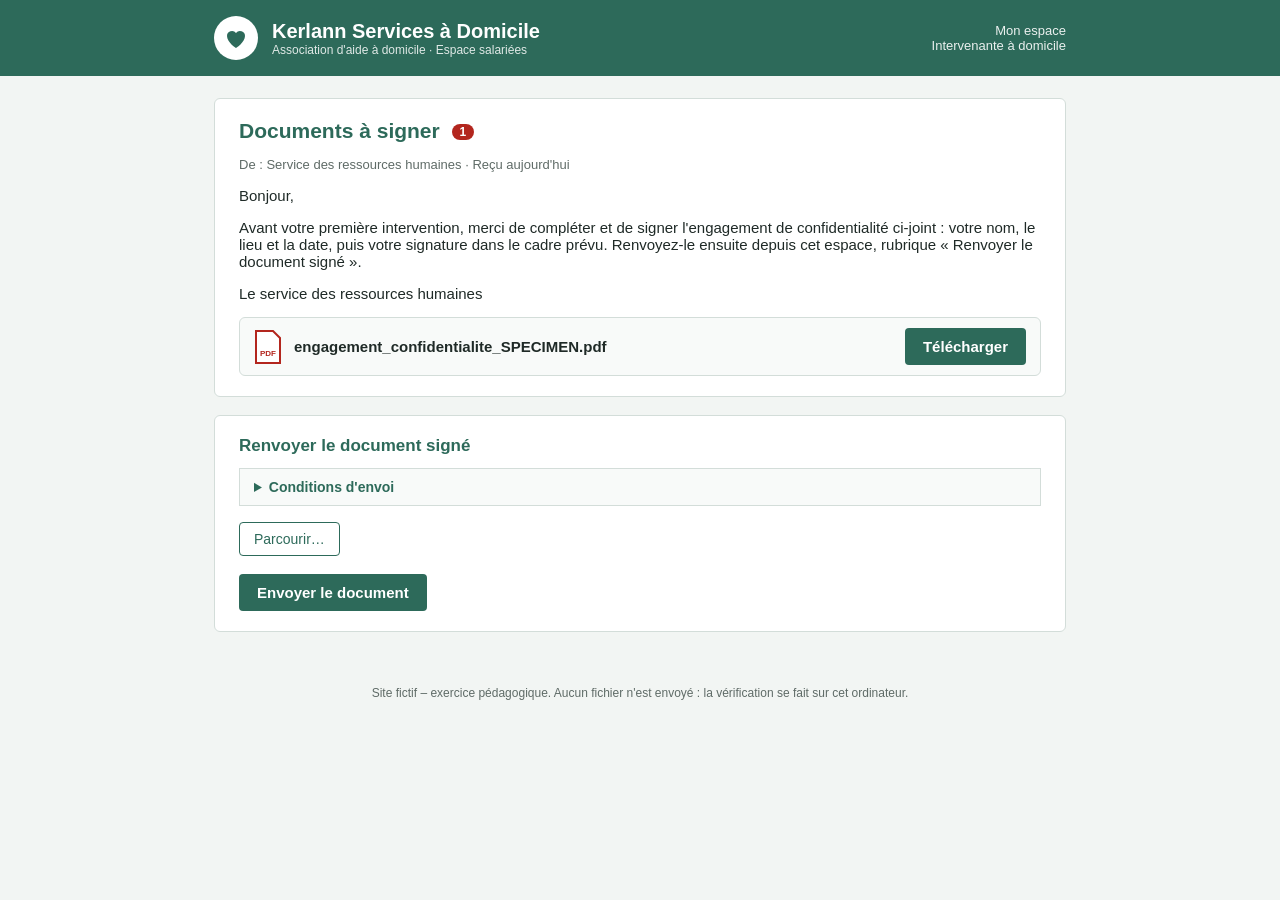
<file: depot-justificatifs/src/signature.src.html>
<!DOCTYPE html>
<html lang="fr">
<head>
<meta charset="utf-8">
<meta name="viewport" content="width=device-width, initial-scale=1">
<meta name="robots" content="noindex, nofollow">
<title>Kerlann Services à Domicile – Mon espace</title>
<style>
  :root { --vert: #2d6a5a; --vert-clair: #3f8a75; --fond: #f2f5f3; --encre: #1f2a27; --gris: #5f6b67;
          --ligne: #d3ddd9; --ok: #1e7a46; --ko: #b3261e;
          --accent: var(--vert); --accent-fonce: var(--vert); }
  * { box-sizing: border-box; }
  body { margin: 0; font-family: "Segoe UI", Tahoma, Arial, sans-serif; background: var(--fond); color: var(--encre); font-size: 15px; }
  .haut { background: var(--vert); color: #fff; }
  .haut .in { max-width: 900px; margin: 0 auto; padding: 16px 24px; display: flex; align-items: center; gap: 14px; }
  .logo { width: 44px; height: 44px; background: #fff; border-radius: 50%; display: flex; align-items: center; justify-content: center; flex: none; }
  .marque { font-size: 20px; font-weight: 700; }
  .sous { font-size: 12px; opacity: .85; }
  .compte { margin-left: auto; font-size: 13px; text-align: right; opacity: .9; }
  main { max-width: 900px; margin: 0 auto; padding: 22px 24px 30px; }
  .carte { background: #fff; border: 1px solid var(--ligne); border-radius: 6px; padding: 20px 24px; margin-bottom: 18px; }
  h1 { font-size: 21px; margin: 0 0 14px; color: var(--vert); }
  h2 { font-size: 17px; margin: 0 0 6px; color: var(--vert); }
  .badge { background: var(--ko); color: #fff; border-radius: 10px; font-size: 12px; padding: 1px 8px; margin-left: 6px; vertical-align: 2px; }
  .entete { font-size: 13px; color: var(--gris); margin-bottom: 10px; }
  .pj { display: flex; align-items: center; gap: 12px; border: 1px solid var(--ligne); border-radius: 6px; padding: 10px 14px; background: #f8faf9; margin-top: 12px; }
  .pj .nom { font-weight: 600; word-break: break-all; }
  .pj .poids { font-size: 13px; color: var(--gris); }
  .pj a { margin-left: auto; }
  .principal { display: inline-block; background: var(--vert); color: #fff; border: 0; padding: 10px 18px; font-size: 15px; font-weight: 600;
               cursor: pointer; border-radius: 4px; text-decoration: none; }
  .principal:hover { background: var(--vert-clair); }
  .regles { border: 1px solid var(--ligne); background: #f8faf9; padding: 10px 14px; font-size: 14px; margin: 12px 0 16px; }
  .regles summary { cursor: pointer; font-weight: 600; color: var(--vert); }
  .regles ul { margin: 8px 0 2px; padding-left: 20px; line-height: 1.6; }
  .btn { display: inline-block; padding: 8px 14px; border: 1px solid var(--vert); color: var(--vert); background: #fff; font-size: 14px; cursor: pointer; border-radius: 4px; }
  .btn input { display: none; }
  .msg { margin-top: 10px; font-size: 14px; display: none; padding: 8px 10px; border-left: 3px solid; }
  .msg.ko { display: block; color: var(--ko); background: #fdf0ef; border-color: var(--ko); }
  .msg.ok { display: block; color: var(--ok); background: #eaf5ee; border-color: var(--ok); }
  .msg .fic { color: var(--encre); font-family: Consolas, monospace; font-size: 13px; word-break: break-all; }
  .msg a { color: inherit; font-weight: 600; }
  .actions { margin-top: 18px; }
  .erreur { color: var(--ko); font-size: 14px; margin-top: 10px; }
  .succes .titre { display: flex; align-items: center; gap: 12px; }
  .succes h1 { color: var(--ok); margin: 0; }
  .appel { background: #fff4cc; border: 2px solid #e0a800; border-radius: 8px; padding: 10px 14px; margin: 14px 0; }
  .recap { margin: 14px 0; border: 1px solid var(--ligne); padding: 12px 16px; background: #f8faf9; font-size: 14px; line-height: 1.7; }
  .recap a { color: var(--vert); font-weight: 600; }
  .lien-bas { background: none; border: 0; color: var(--vert); text-decoration: underline; cursor: pointer; font-size: 14px; padding: 0; }
  footer { text-align: center; font-size: 12px; color: var(--gris); padding: 6px 20px 30px; }
  .mobile { display: none; max-width: 520px; margin: 40px auto; background: #fff; border: 1px solid var(--ligne); padding: 26px; text-align: center; }
  .mobile h1 { font-size: 19px; }
  body.sur-mobile .vue { display: none !important; }
  body.sur-mobile .mobile { display: block; }
/*PIEGES_CSS*/
</style>
</head>
<body>
<div class="haut"><div class="in">
  <div class="logo"><svg width="28" height="28" viewBox="0 0 28 28" aria-hidden="true"><path d="M14 24s-9-5.6-9-12a5 5 0 0 1 9-3 5 5 0 0 1 9 3c0 6.4-9 12-9 12z" fill="#2d6a5a"/></svg></div>
  <div><div class="marque">Kerlann Services à Domicile</div><div class="sous">Association d'aide à domicile · Espace salariées</div></div>
  <div class="compte">Mon espace<br>Intervenante à domicile</div>
</div></div>

<div class="mobile">
  <h1>Cet espace n'est disponible que sur ordinateur.</h1>
  <p>Merci de vous connecter depuis un ordinateur pour signer et renvoyer vos documents.</p>
</div>

<main class="vue" id="vue-depot">
  <div class="carte">
    <h1>Documents à signer <span class="badge">1</span></h1>
    <div class="entete">De : Service des ressources humaines · Reçu aujourd'hui</div>
    <p>Bonjour,</p>
    <p>Avant votre première intervention, merci de compléter et de signer l'engagement de confidentialité ci-joint :
    votre nom, le lieu et la date, puis votre signature dans le cadre prévu. Renvoyez-le ensuite depuis cet espace, rubrique
    « Renvoyer le document signé ».</p>
    <p>Le service des ressources humaines</p>
    <div class="pj">
      <svg width="28" height="34" viewBox="0 0 28 34" aria-hidden="true"><path d="M2 1h17l7 7v25H2z" fill="#fff" stroke="#b3261e" stroke-width="2"/><text x="14" y="26" font-size="8" font-weight="700" text-anchor="middle" fill="#b3261e" font-family="Arial">PDF</text></svg>
      <div><div class="nom">engagement_confidentialite_SPECIMEN.pdf</div><div class="poids" id="poids"></div></div>
      <a class="principal" id="telecharger" download="engagement_confidentialite_SPECIMEN.pdf">Télécharger</a>
    </div>
  </div>

  <div class="carte" id="formulaire">
    <h2>Renvoyer le document signé</h2>
    <details class="regles" id="regles">
      <summary>Conditions d'envoi</summary>
      <ul>
        <li>Format accepté : <strong>PDF uniquement</strong>. Taille maximale : <strong>2 Mo</strong>.</li>
        <li>Le document doit être <strong>complété</strong> (nom, lieu et date) et <strong>signé</strong> dans le cadre « Signature ».</li>
        <li>Pensez à <strong>enregistrer</strong> le document après l'avoir complété, puis à le rouvrir pour vérifier.</li>
      </ul>
    </details>
    <label class="btn"><input type="file" id="fichier">Parcourir…</label>
    <div class="msg" id="msg"></div>
    <div class="actions"><button class="principal" id="envoyer">Envoyer le document</button></div>
    <div class="erreur" id="erreur" hidden>Ajoutez le document signé avant de l'envoyer.</div>
  </div>

  <div class="carte succes" id="succes" hidden>
    <div class="titre">
      <svg width="42" height="42" viewBox="0 0 24 24"><circle cx="12" cy="12" r="11" fill="#1e7a46"/><path d="M6.5 12.5l3.5 3.5 7.5-8" stroke="#fff" stroke-width="2.4" fill="none" stroke-linecap="round" stroke-linejoin="round"/></svg>
      <h1>Document reçu</h1>
    </div>
    <p>Votre engagement de confidentialité a bien été transmis au service des ressources humaines le <span id="date"></span>.</p>
    <div class="appel"><strong>Appelez le professeur</strong> et montrez-lui cet écran. Ne fermez pas cette page.</div>
    <div class="recap" id="recap"></div>
    <div class="bilan" id="bilan"></div>
    <button class="lien-bas" id="recommencer">Recommencer l'exercice</button>
  </div>
</main>

<footer>Site fictif – exercice pédagogique. Aucun fichier n'est envoyé : la vérification se fait sur cet ordinateur.</footer>

<script>
/*CORE*/
const MAX = 2 * 1024 * 1024;
// Le PDF d'origine est inclus dans la page (page autonome) : il sert au téléchargement
// et à reconnaître un fichier renvoyé sans aucune modification.
const ORIGINAL = Uint8Array.from(atob('/*ENGAGEMENT_B64*/'), c => c.charCodeAt(0));

if (/Android|iPhone|iPad|iPod|Mobile/i.test(navigator.userAgent) && !/[?&]mobile=ok/.test(location.search)) {
  document.body.classList.add('sur-mobile');
}
const lien = document.getElementById('telecharger');
lien.href = URL.createObjectURL(new Blob([ORIGINAL], { type: 'application/pdf' }));
document.getElementById('poids').textContent = 'PDF – ' + Depot.mo(ORIGINAL.length);

function identique(b) {
  if (b.length !== ORIGINAL.length) return false;
  for (let i = 0; i < b.length; i++) if (b[i] !== ORIGINAL[i]) return false;
  return true;
}
function escapeHtml(s) { return s.replace(/[&<>"]/g, c => ({ '&': '&amp;', '<': '&lt;', '>': '&gt;', '"': '&quot;' }[c])); }

let valide = null;
const msg = document.getElementById('msg'), input = document.getElementById('fichier');

async function controle(f) {
  const info = await Depot.analyser(f);
  if (info.format !== 'pdf') return { err: "Format non accepté.", info };
  if (info.taille > MAX) return { err: `Fichier trop volumineux (${Depot.mo(info.taille)}). Taille maximale : 2 Mo.`, info };
  if (info.chiffre) return { err: "Fichier protégé : non accepté.", info };
  if (info.tronque) return { err: "Fichier illisible.", info };
  const b = new Uint8Array(await f.arrayBuffer());
  if (identique(b)) return { err: "Document non complété et non signé : aucune modification trouvée.", info };
  if (info.pages !== null && info.pages !== 1) return { err: "Document non conforme : ce n'est pas l'engagement de confidentialité.", info };
  const a = await Depot.annotations(b);
  if (a.texte && !a.ink) return { err: "Document non signé.", info };
  return { info, a };
}

input.addEventListener('change', async () => {
  const f = input.files[0];
  if (!f) return;
  msg.className = 'msg ok'; msg.textContent = 'Vérification…';
  const r = await controle(f);
  const fic = `<div class="fic">${escapeHtml(r.info.nom)} (${Depot.mo(r.info.taille)})</div>`;
  if (r.err) {
    valide = null;
    msg.className = 'msg ko';
    msg.innerHTML = `✖ ${r.err} Consultez les <a href="#" class="voirRegles">conditions d'envoi</a>.${fic}`;
    msg.querySelector('.voirRegles').onclick = e => { e.preventDefault(); document.getElementById('regles').open = true; };
  } else {
    valide = { info: r.info, a: r.a, file: f };
    msg.className = 'msg ok';
    msg.innerHTML = `✔ Fichier ajouté.${fic}`;
  }
  document.getElementById('erreur').hidden = true;
  input.value = '';
});

// Ce que le site a trouvé dans le PDF, pour le professeur (ligne grise de l'écran final)
function constat(a) {
  if (!a.ink && !a.texte) return 'Aucune annotation trouvée (document imprimé en PDF ou scanné ?) : vérifier à l\'œil';
  return `Signature dessinée : ${a.ink ? 'oui' : 'non'} · Texte ajouté : ${a.texte ? a.texte + ' zone' + (a.texte > 1 ? 's' : '') : 'non trouvé'}`;
}

document.getElementById('envoyer').onclick = () => {
  if (!valide) { document.getElementById('erreur').hidden = false; return; }
  document.getElementById('recap').innerHTML = `<strong>Engagement de confidentialité</strong><br>${escapeHtml(valide.info.nom)} – ${Depot.mo(valide.info.taille)}<br>` +
    `<a href="${URL.createObjectURL(valide.file)}" target="_blank" rel="noopener">Voir le document</a>`;
  document.getElementById('bilan').textContent = constat(valide.a);
  document.getElementById('date').textContent = Depot.maintenant();
  document.getElementById('formulaire').hidden = true;
  document.getElementById('succes').hidden = false;
  document.getElementById('succes').scrollIntoView();
};
document.getElementById('recommencer').onclick = Pieges.recommencer;

</script>
</body>
</html>
</file>
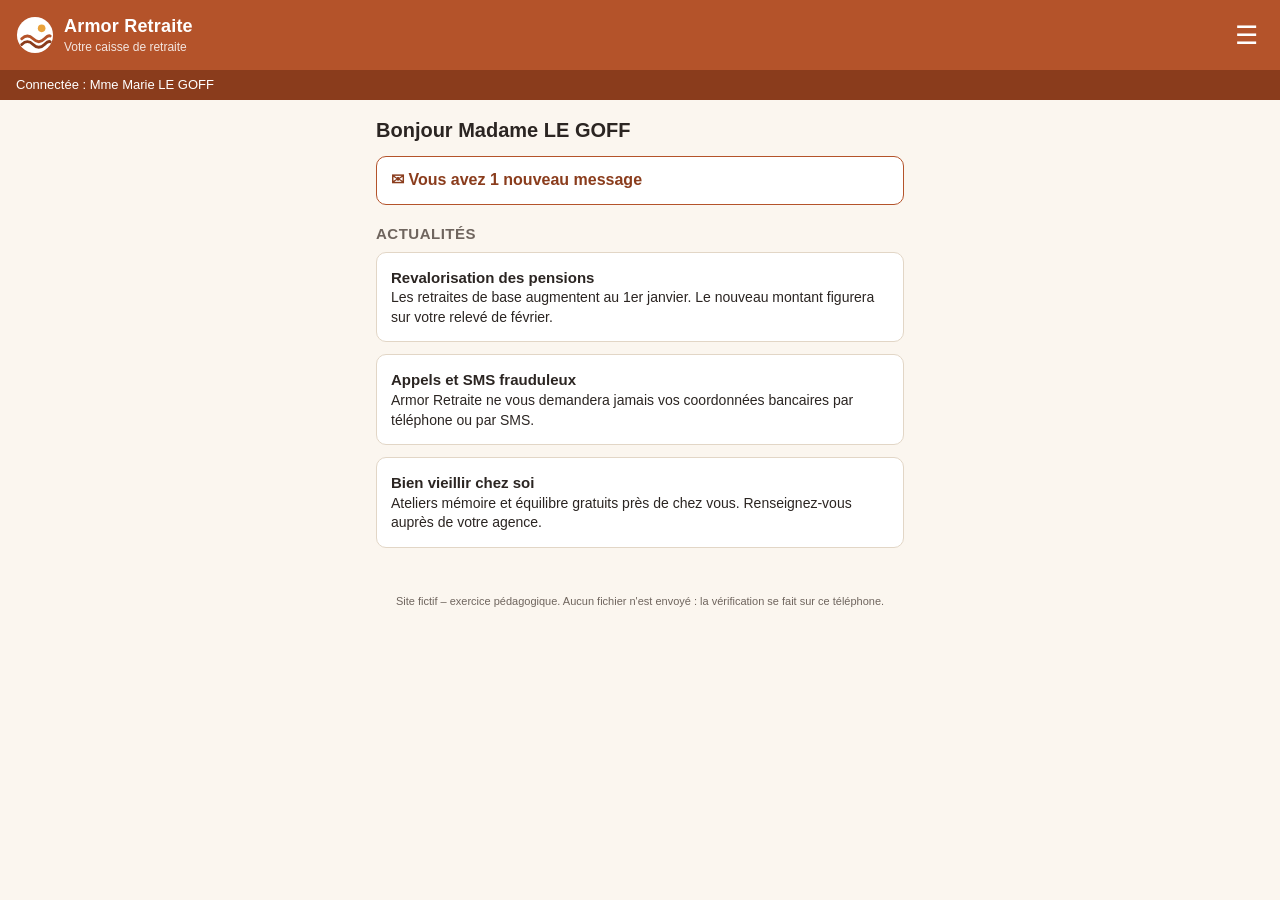
<file: depot-justificatifs/src/telephone.src.html>
<!DOCTYPE html>
<html lang="fr">
<head>
<meta charset="utf-8">
<meta name="viewport" content="width=device-width, initial-scale=1">
<meta name="robots" content="noindex, nofollow">
<title>Armor Retraite – Mon espace</title>
<style>
  :root {
    --brique: #b4532a; --brique-fonce: #8a3c1c; --creme: #fbf6ef; --sable: #f1e6d6;
    --encre: #2b2522; --gris: #6f655e; --ok: #2f7d4f; --ko: #b3261e; --ligne: #e2d6c6;
    --accent: var(--brique); --accent-fonce: var(--brique-fonce);
  }
  * { box-sizing: border-box; }
  body { margin: 0; font-family: -apple-system, "Segoe UI", Roboto, Helvetica, Arial, sans-serif;
         background: var(--creme); color: var(--encre); font-size: 16px; line-height: 1.4; }
  header { background: var(--brique); color: #fff; padding: 14px 16px; display: flex; align-items: center; gap: 10px; }
  header svg { flex: none; }
  header .marque { font-weight: 700; font-size: 18px; letter-spacing: .2px; }
  header .sous { font-size: 12px; opacity: .85; }
  #burger { margin-left: auto; background: none; border: 0; color: #fff; font-size: 26px; line-height: 1; padding: 4px 6px; cursor: pointer; }
  .usager { background: var(--brique-fonce); color: #fff; font-size: 13px; padding: 6px 16px; }
  #menu { background: #fff; border-bottom: 1px solid var(--ligne); box-shadow: 0 6px 14px rgba(0,0,0,.12); }
  #menu a { display: block; padding: 13px 18px; border-top: 1px solid var(--sable); color: var(--encre); text-decoration: none; }
  .badge { background: var(--ko); color: #fff; border-radius: 10px; font-size: 12px; padding: 1px 7px; margin-left: 6px; }
  main { max-width: 560px; margin: 0 auto; padding: 16px; }
  .fil { font-size: 12px; color: var(--gris); margin-bottom: 6px; }
  .fil a { color: var(--gris); }
  h1 { font-size: 20px; margin: 0 0 4px; }
  .etape { font-size: 13px; color: var(--gris); margin-bottom: 14px; }
  .bandeau { background: var(--sable); border-left: 4px solid var(--brique); padding: 10px 12px; font-size: 14px; margin-bottom: 16px; }
  .bandeau a { color: var(--brique-fonce); font-weight: 600; }
  .carte, .piece { background: #fff; border: 1px solid var(--ligne); border-radius: 10px; padding: 14px; margin-bottom: 12px; font-size: 14px; }
  .carte strong { font-size: 15px; }
  a.ligne, button.ligne { display: block; width: 100%; text-align: left; background: #fff; border: 1px solid var(--ligne); border-radius: 10px;
                          padding: 14px; margin-bottom: 10px; color: var(--encre); text-decoration: none; font-size: 15px; cursor: pointer; }
  a.bouton { display: inline-block; margin-top: 10px; padding: 9px 14px; background: var(--brique); color: #fff; border-radius: 8px; text-decoration: none; font-weight: 600; }
  .msgnonlu { display: block; background: #fff; border: 1px solid var(--brique); border-radius: 10px; padding: 12px 14px; margin: 12px 0 18px;
              color: var(--brique-fonce); font-weight: 600; text-decoration: none; }
  h2.sec { font-size: 15px; color: var(--gris); margin: 18px 0 8px; text-transform: uppercase; letter-spacing: .5px; }
  .piece h2 { font-size: 16px; margin: 0 0 2px; }
  .piece .req { color: var(--ko); }
  .piece .detail { font-size: 13px; color: var(--gris); margin-bottom: 10px; }
  .choisir { display: block; width: 100%; text-align: center; padding: 12px; border: 2px dashed var(--brique);
             border-radius: 8px; color: var(--brique-fonce); font-weight: 600; background: #fffaf5; cursor: pointer; }
  .choisir input { display: none; }
  .etat { margin-top: 10px; font-size: 14px; display: none; padding: 8px 10px; border-radius: 6px; }
  .etat.ko { display: block; background: #fdecea; color: var(--ko); }
  .etat.ok { display: block; background: #e8f4ec; color: var(--ok); }
  .etat .fic { color: var(--encre); font-size: 13px; word-break: break-all; }
  .etat a { color: inherit; font-weight: 600; }
  .aide { display: none; background: #fff; border: 1px solid var(--ligne); border-radius: 10px; padding: 12px 14px; font-size: 14px; margin-bottom: 16px; }
  .aide.ouverte { display: block; }
  .aide h3 { margin: 0 0 6px; font-size: 15px; }
  .aide ul { margin: 0; padding-left: 18px; }
  button.envoyer { width: 100%; padding: 14px; font-size: 17px; font-weight: 700; color: #fff; background: var(--brique);
                   border: 0; border-radius: 10px; margin-top: 6px; cursor: pointer; }
  button.envoyer:active { background: var(--brique-fonce); }
  .erreur-globale { color: var(--ko); font-size: 14px; margin-top: 10px; display: none; }
  .certif { display: flex; gap: 10px; align-items: flex-start; font-size: 14px; margin: 14px 0 4px; }
  .certif input { width: 20px; height: 20px; flex: none; margin-top: 1px; }
  #vue-succes { text-align: center; padding-top: 10px; }
  .rond { width: 84px; height: 84px; border-radius: 50%; background: var(--ok); margin: 10px auto 14px;
          display: flex; align-items: center; justify-content: center; }
  #vue-succes h1 { color: var(--ok); font-size: 22px; }
  .appel { background: #fff4cc; border: 2px solid #e0a800; border-radius: 10px; padding: 12px; margin: 14px 0; font-size: 15px; }
  .appel strong { font-size: 18px; display: block; margin-bottom: 2px; }
  .recap { text-align: left; background: #fff; border: 1px solid var(--ligne); border-radius: 10px; padding: 12px 14px; margin: 14px 0; font-size: 14px; }
  .recap div { padding: 6px 0; border-bottom: 1px solid var(--sable); word-break: break-all; }
  .recap div:last-child { border-bottom: 0; }
  .recap a { color: var(--brique-fonce); font-weight: 600; }
  .lien-bas { background: none; border: 0; color: var(--brique-fonce); text-decoration: underline; font-size: 14px; cursor: pointer; }
  footer { font-size: 11px; color: var(--gris); text-align: center; padding: 18px 16px 28px; }
/*PIEGES_CSS*/
</style>
</head>
<body>
<header>
  <svg width="38" height="38" viewBox="0 0 40 40" aria-hidden="true">
    <circle cx="20" cy="20" r="19" fill="#fff"/>
    <path d="M6 24c4-4 8-4 12 0s8 4 12 0 6-3 6-3" stroke="#b4532a" stroke-width="3" fill="none" stroke-linecap="round"/>
    <path d="M6 30c4-4 8-4 12 0s8 4 12 0 6-3 6-3" stroke="#8a3c1c" stroke-width="3" fill="none" stroke-linecap="round"/>
    <circle cx="27" cy="13" r="4" fill="#e9a23b"/>
  </svg>
  <div><div class="marque">Armor Retraite</div><div class="sous">Votre caisse de retraite</div></div>
  <button id="burger" aria-label="Menu">☰</button>
</header>
<div class="usager">Connectée : Mme Marie LE GOFF</div>
<nav id="menu" hidden>
  <a href="#accueil">Accueil</a>
  <a href="#paiements">Mes paiements</a>
  <a href="#attestations">Mes attestations</a>
  <a href="#demarches">Mes démarches</a>
  <a href="#messages">Mes messages <span class="badge">1</span></a>
</nav>

<main>
<section class="vue" id="vue-accueil">
  <h1>Bonjour Madame LE GOFF</h1>
  <a class="msgnonlu" href="#messages">✉ Vous avez 1 nouveau message</a>
  <h2 class="sec">Actualités</h2>
  <div class="carte"><strong>Revalorisation des pensions</strong><br>Les retraites de base augmentent au 1er janvier. Le nouveau montant figurera sur votre relevé de février.</div>
  <div class="carte"><strong>Appels et SMS frauduleux</strong><br>Armor Retraite ne vous demandera jamais vos coordonnées bancaires par téléphone ou par SMS.</div>
  <div class="carte"><strong>Bien vieillir chez soi</strong><br>Ateliers mémoire et équilibre gratuits près de chez vous. Renseignez-vous auprès de votre agence.</div>
</section>

<section class="vue" id="vue-messages" hidden>
  <div class="fil"><a href="#accueil">Accueil</a> › Mes messages</div>
  <h1>Mes messages</h1>
  <div class="carte"><strong>Votre demande d'aide ménagère</strong><br><span style="color:var(--gris);font-size:13px">Reçu le 18/11/2026</span>
    <p>Madame,</p>
    <p>Votre demande d'aide ménagère du 03/11/2026 est incomplète. Pour qu'elle soit étudiée, merci de déposer
    les pièces justificatives demandées depuis votre espace personnel, rubrique « Mes démarches ».</p>
    <p>Sans réponse de votre part sous 30 jours, votre demande sera classée sans suite.</p>
    <p>Le service Action sociale</p></div>
</section>

<section class="vue" id="vue-paiements" hidden>
  <h1>Mes paiements</h1>
  <div class="carte"><strong>Pension de retraite de base</strong><br>Dernier versement : 9 novembre 2026<br>Prochain versement : 9 décembre 2026</div>
</section>

<section class="vue" id="vue-attestations" hidden>
  <h1>Mes attestations</h1>
  <div class="carte"><strong>Attestation de paiement 2025</strong><br>Disponible en téléchargement depuis un ordinateur.</div>
  <div class="carte"><strong>Attestation fiscale 2025</strong><br>Envoyée par courrier le 12/02/2026.</div>
</section>

<section class="vue" id="vue-demarches" hidden>
  <h1>Mes démarches</h1>
  <p style="font-size:14px;color:var(--gris)">Que souhaitez-vous faire ?</p>
  <a class="ligne" href="#nouvelle">Faire une nouvelle demande ›</a>
  <a class="ligne" href="#suivi">Suivre mes demandes ›</a>
</section>

<section class="vue" id="vue-nouvelle" hidden>
  <div class="fil"><a href="#demarches">Mes démarches</a> › Nouvelle demande</div>
  <h1>Faire une nouvelle demande</h1>
  <button class="ligne" data-nv="1">Aide ménagère à domicile ›</button>
  <button class="ligne" data-nv="0">Aide au retour à domicile après hospitalisation ›</button>
  <button class="ligne" data-nv="0">Ateliers « Bien vieillir » ›</button>
  <div class="bandeau" id="nvMsg" hidden></div>
</section>

<section class="vue" id="vue-suivi" hidden>
  <div class="fil"><a href="#demarches">Mes démarches</a> › Suivre mes demandes</div>
  <h1>Suivre mes demandes</h1>
  <div class="carte"><strong>Aide ménagère à domicile</strong><br>Déposée le 03/11/2026<br>
    Statut : <span style="color:var(--ko);font-weight:600">Incomplète – pièces à fournir</span><br>
    <a class="bouton" href="#depot">Compléter mon dossier</a></div>
  <div class="carte"><strong>Attestation de paiement 2025</strong><br>Demandée le 12/02/2026<br>Statut : Traitée</div>
</section>

<section class="vue" id="vue-depot" hidden>
  <div class="fil"><a href="#demarches">Mes démarches</a> › <a href="#suivi">Suivre mes demandes</a> › Aide ménagère</div>
  <h1>Compléter ma demande d'aide ménagère</h1>
  <div class="etape">Étape 3 sur 4 – Pièces justificatives</div>

  <div class="bandeau">
    Ajoutez les 3 pièces demandées.
    <a href="#" id="lienAide">Formats acceptés</a>
  </div>

  <div class="aide" id="aide">
    <h3>Formats acceptés</h3>
    <ul>
      <li>Format : <strong>PDF uniquement</strong>.</li>
      <li>Taille maximale : <strong>2 Mo</strong> par fichier.</li>
      <li><strong>Un seul fichier par pièce</strong> : toutes les pages d'un document doivent être dans le même fichier.</li>
      <li>Pièce d'identité : recto <strong>et</strong> verso dans le même fichier.</li>
      <li>Les documents doivent être lisibles en entier (les 4 coins visibles).</li>
    </ul>
  </div>

  <div id="emplPub"></div>
  <div id="pieces"></div>

  <button class="envoyer" id="continuer">Continuer</button>
  <div class="erreur-globale" id="erreurGlobale"></div>
</section>

<section class="vue" id="vue-recap" hidden>
  <div class="fil"><a href="#demarches">Mes démarches</a> › <a href="#suivi">Suivre mes demandes</a> › Aide ménagère</div>
  <h1>Vérifiez avant d'envoyer</h1>
  <div class="etape">Étape 4 sur 4 – Vérification et envoi</div>
  <div class="recap" id="recapAvant"></div>
  <label class="certif"><input type="checkbox" id="certif">
    <span>Je certifie sur l'honneur l'exactitude des informations et des pièces transmises.</span></label>
  <button class="envoyer" id="confirmer">Confirmer l'envoi</button>
  <div class="erreur-globale" id="erreurCertif">Vous devez cocher la case de certification pour envoyer votre demande.</div>
  <p style="text-align:center"><a href="#depot" style="color:var(--brique-fonce);font-size:14px">‹ Modifier mes pièces</a></p>
</section>

<section class="vue" id="vue-succes" hidden>
  <div class="rond"><svg width="46" height="46" viewBox="0 0 24 24"><path d="M5 12.5l4.5 4.5L19 7.5" stroke="#fff" stroke-width="3" fill="none" stroke-linecap="round" stroke-linejoin="round"/></svg></div>
  <h1>Demande transmise</h1>
  <div>Demande d'aide ménagère de Mme Marie LE GOFF</div>
  <div style="font-size:14px;color:var(--gris)">Envoyée le <span id="date"></span></div>
  <div class="appel"><strong>Appelez le professeur</strong>Montrez-lui cet écran avant de passer à la suite. Ne fermez pas cette page.</div>
  <div class="recap" id="recap"></div>
  <div style="font-size:14px">Vous recevrez une réponse par courrier sous 4 à 6 semaines.</div>
  <div class="bilan" id="bilan"></div>
  <p><button class="lien-bas" id="recommencer">Recommencer l'exercice</button></p>
</section>
</main>

<footer>Site fictif – exercice pédagogique. Aucun fichier n'est envoyé : la vérification se fait sur ce téléphone.</footer>

<script>
/*CORE*/
const MAX = 2 * 1024 * 1024;
const PIECES = [
  { id: 'identite', titre: "Pièce d'identité en cours de validité", detail: "Recto-verso.",
    aide: "« En cours de validité » : pas périmée (regardez la date de fin de validité). « Recto-verso » : les deux faces.",
    pages: n => n <= 2 ? null : "Document non conforme : 2 pages maximum." },
  { id: 'domicile', titre: "Justificatif de domicile de moins de 3 mois", detail: "Au nom du demandeur.",
    aide: "Un papier qui prouve l'adresse de la personne : facture d'eau, d'électricité, de téléphone, quittance de loyer… datée de moins de 3 mois.",
    pages: n => null },
  { id: 'avis', titre: "Justificatif de ressources N-1", detail: "Document intégral.",
    aide: "Les « ressources », ce sont les revenus. « N-1 » : l'année précédente. Ici, c'est le dernier avis d'impôt sur le revenu. « Intégral » : toutes les pages.",
    pages: n => n >= 2 ? null : "Document incomplet : toutes les pages sont demandées." }
];
const valides = {};
let envoye = false;

function verifier(info, p) {
  if (info.format !== 'pdf') return "Format non accepté.";
  if (info.taille > MAX) return `Fichier trop volumineux (${Depot.mo(info.taille)}). Taille maximale : 2 Mo.`;
  if (info.chiffre) return "Fichier protégé : non accepté.";
  if (info.tronque) return "Fichier illisible.";
  if (info.pages !== null) return p.pages(info.pages);
  return null;
}

const zone = document.getElementById('pieces');
PIECES.forEach(p => {
  const d = document.createElement('div');
  d.className = 'piece';
  d.innerHTML = `<h2>${p.titre} <span class="req">*</span> <button class="pg-q" data-rep="q_${p.id}" aria-label="Aide">?</button></h2>
    <span class="pg-rep" id="q_${p.id}" hidden>${p.aide}</span><div class="detail">${p.detail}</div>
    <label class="choisir"><input type="file" id="f_${p.id}"><span>Ajouter un fichier</span></label>
    <div class="etat" id="e_${p.id}"></div>`;
  zone.appendChild(d);
  const input = d.querySelector('input');
  const etat = d.querySelector('.etat');
  const label = d.querySelector('.choisir span');
  input.addEventListener('change', async () => {
    const f = input.files[0];
    if (!f) return;
    etat.className = 'etat ok'; etat.textContent = 'Vérification…';
    const info = await Depot.analyser(f);
    const err = verifier(info, p);
    const fic = `<div class="fic">${escapeHtml(info.nom)} – ${Depot.mo(info.taille)}</div>`;
    if (err) {
      delete valides[p.id];
      etat.className = 'etat ko';
      etat.innerHTML = `✖ ${err} <a href="#" class="voirAide">Formats acceptés</a>${fic}`;
      etat.querySelector('.voirAide').onclick = ouvrirAide;
    } else {
      valides[p.id] = { info, file: f };
      etat.className = 'etat ok';
      etat.innerHTML = `✔ Fichier ajouté${fic}`;
    }
    label.textContent = 'Remplacer le fichier';
    input.value = '';
    document.getElementById('erreurGlobale').style.display = 'none';
  });
});

function ouvrirAide(e) {
  if (e) e.preventDefault();
  const a = document.getElementById('aide');
  a.classList.add('ouverte');
  a.scrollIntoView({ behavior: 'smooth', block: 'center' });
}
document.getElementById('lienAide').onclick = e => {
  e.preventDefault();
  document.getElementById('aide').classList.toggle('ouverte');
};

function escapeHtml(s) { return s.replace(/[&<>"]/g, c => ({ '&': '&amp;', '<': '&lt;', '>': '&gt;', '"': '&quot;' }[c])); }
const complet = () => PIECES.every(p => valides[p.id]);

const menu = document.getElementById('menu');
document.getElementById('burger').onclick = () => { menu.hidden = !menu.hidden; };
menu.onclick = () => { menu.hidden = true; };
document.querySelectorAll('[data-nv]').forEach(b => b.onclick = () => {
  const m = document.getElementById('nvMsg');
  m.hidden = false;
  m.innerHTML = b.dataset.nv === '1'
    ? "Vous avez déjà une demande d'aide ménagère en cours. Pour la compléter, allez dans <a href=\"#suivi\">Suivre mes demandes</a>."
    : "Cette démarche n'est pas disponible en ligne. Contactez votre agence.";
});

document.getElementById('continuer').onclick = () => {
  const manquantes = PIECES.filter(p => !valides[p.id]);
  const g = document.getElementById('erreurGlobale');
  if (manquantes.length) {
    g.style.display = 'block';
    g.textContent = 'Pièce manquante ou non conforme : ' + manquantes.map(p => p.titre).join(', ') + '.';
    return;
  }
  location.hash = 'recap';
};

document.getElementById('confirmer').onclick = () => {
  if (!document.getElementById('certif').checked) { document.getElementById('erreurCertif').style.display = 'block'; return; }
  document.getElementById('recap').innerHTML = PIECES.map(p => {
    const v = valides[p.id];
    const url = URL.createObjectURL(v.file);
    const pages = v.info.pages ? `${v.info.pages} page${v.info.pages > 1 ? 's' : ''}` : 'pages non vérifiées';
    return `<div><strong>${p.titre}</strong><br>${escapeHtml(v.info.nom)} – ${Depot.mo(v.info.taille)} – ${pages}<br><a href="${url}" target="_blank" rel="noopener">Voir le document</a></div>`;
  }).join('');
  document.getElementById('date').textContent = Depot.maintenant();
  document.getElementById('bilan').textContent = Pieges.resume();
  envoye = true;
  location.hash = 'succes';
};
document.getElementById('certif').onchange = () => { document.getElementById('erreurCertif').style.display = 'none'; };
document.getElementById('recommencer').onclick = Pieges.recommencer;

Pieges.rubriques('accueil', v => {
  menu.hidden = true;
  if (v === 'recap' && !complet()) location.hash = 'depot';
  else if (v === 'succes' && !envoye) location.hash = 'depot';
  else if (v === 'recap') document.getElementById('recapAvant').innerHTML = PIECES.map(p =>
    `<div><strong>${p.titre}</strong><br>${escapeHtml(valides[p.id].info.nom)}</div>`).join('');
});
Pieges.pub(document.getElementById('emplPub'), 'Armor Retraite');
Pieges.cookies('Armor Retraite');
</script>
</body>
</html>
</file>
